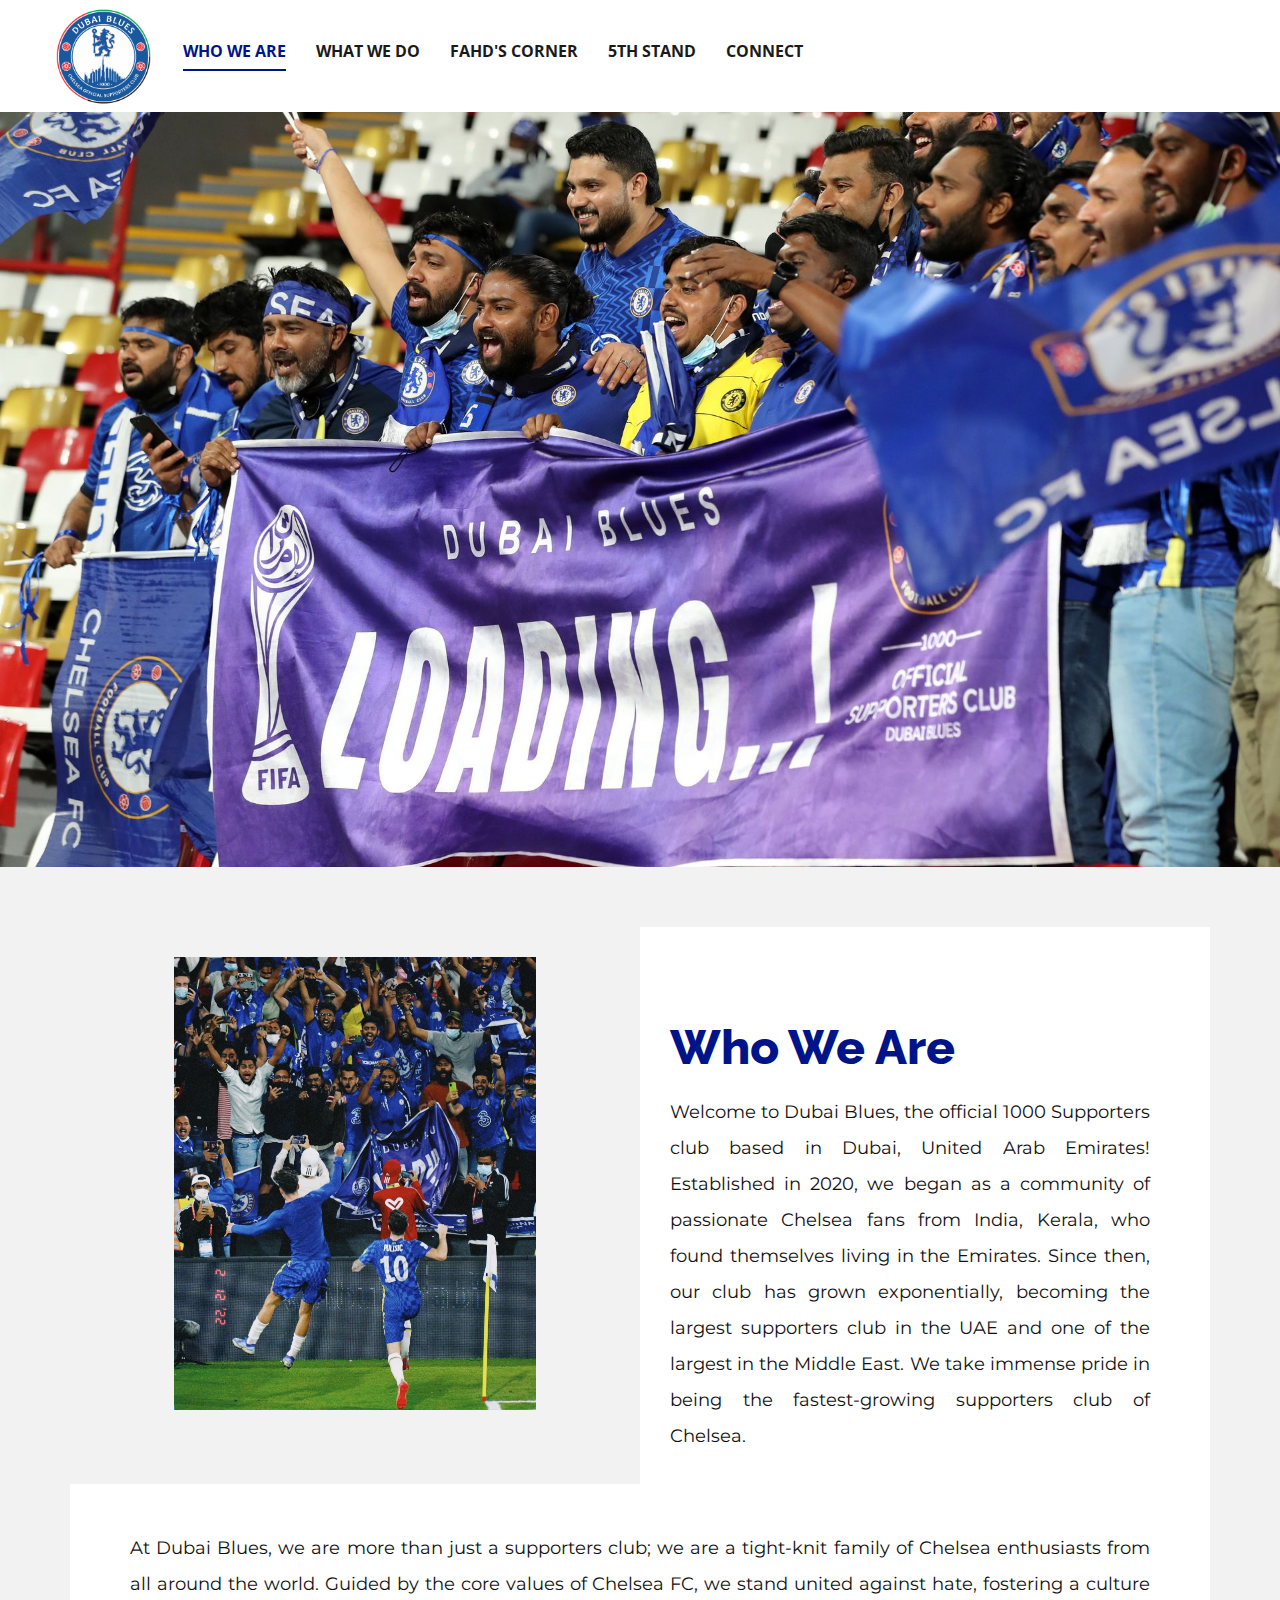
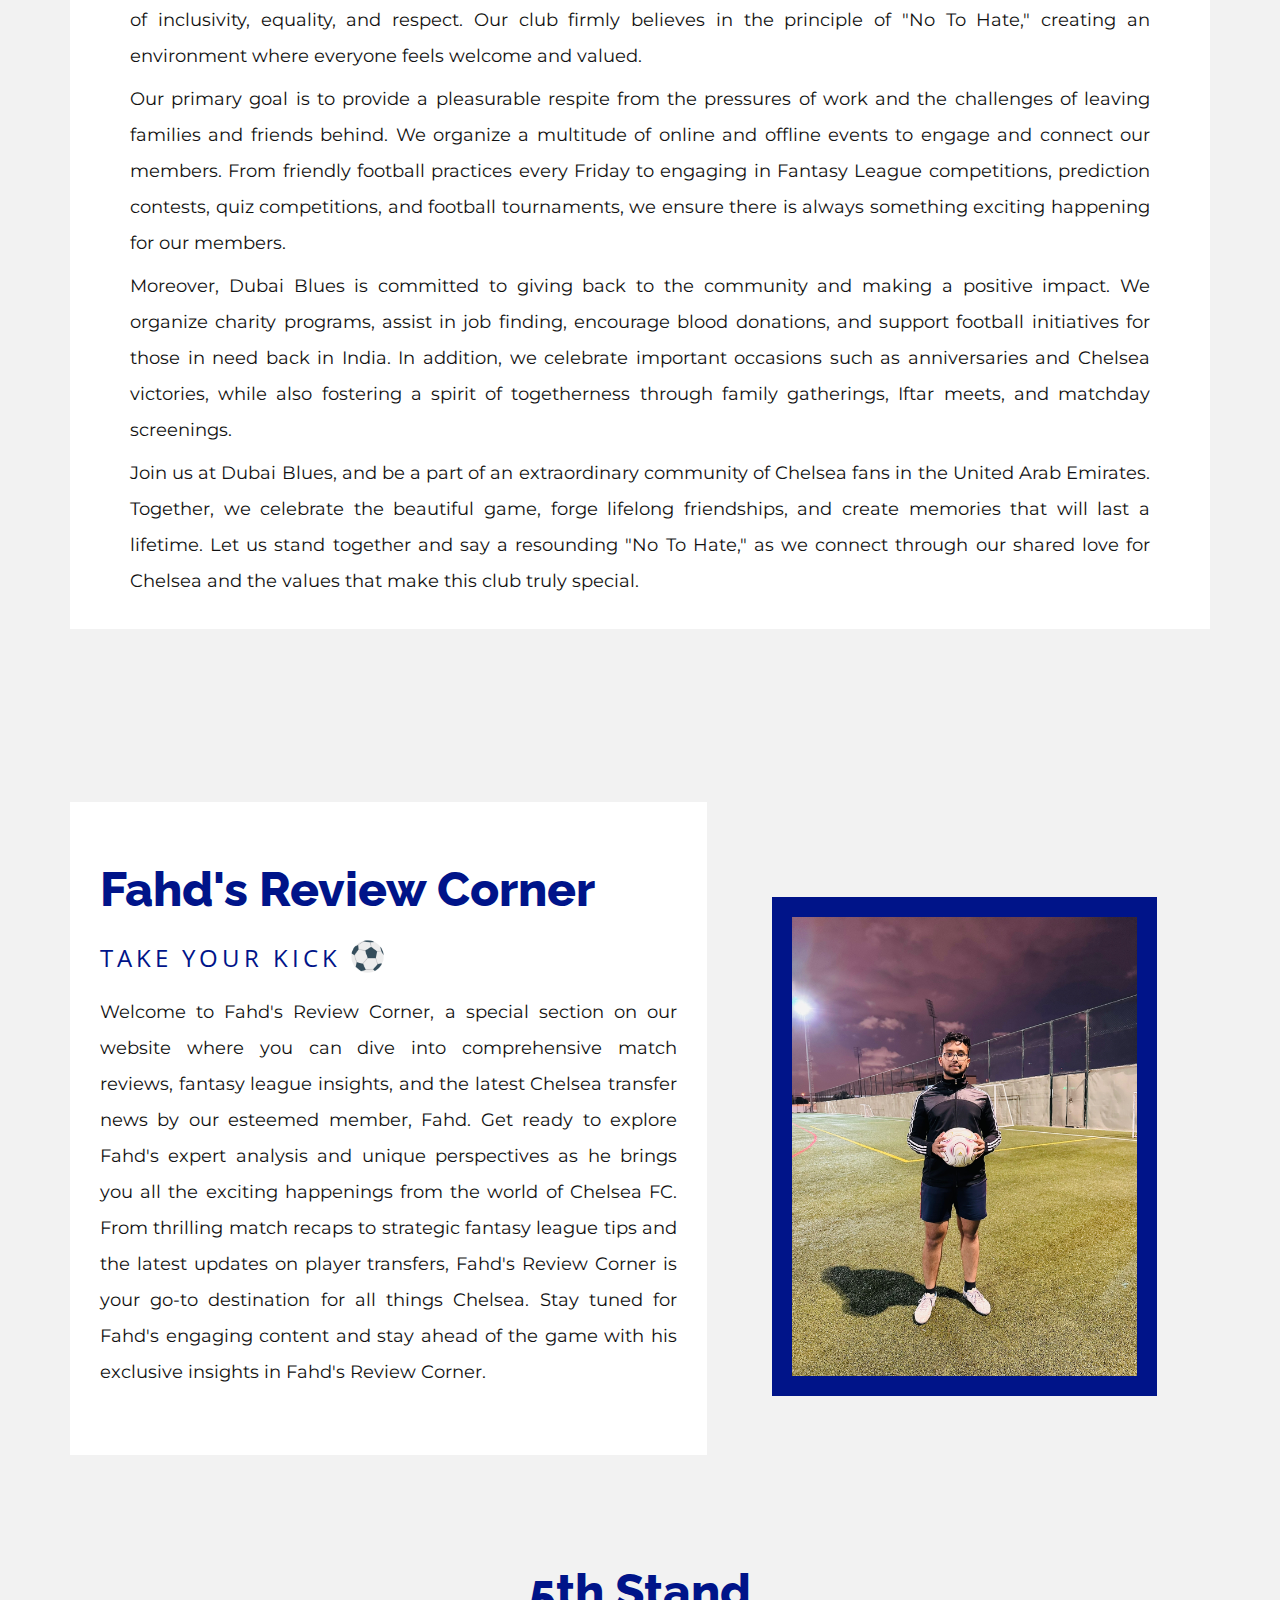
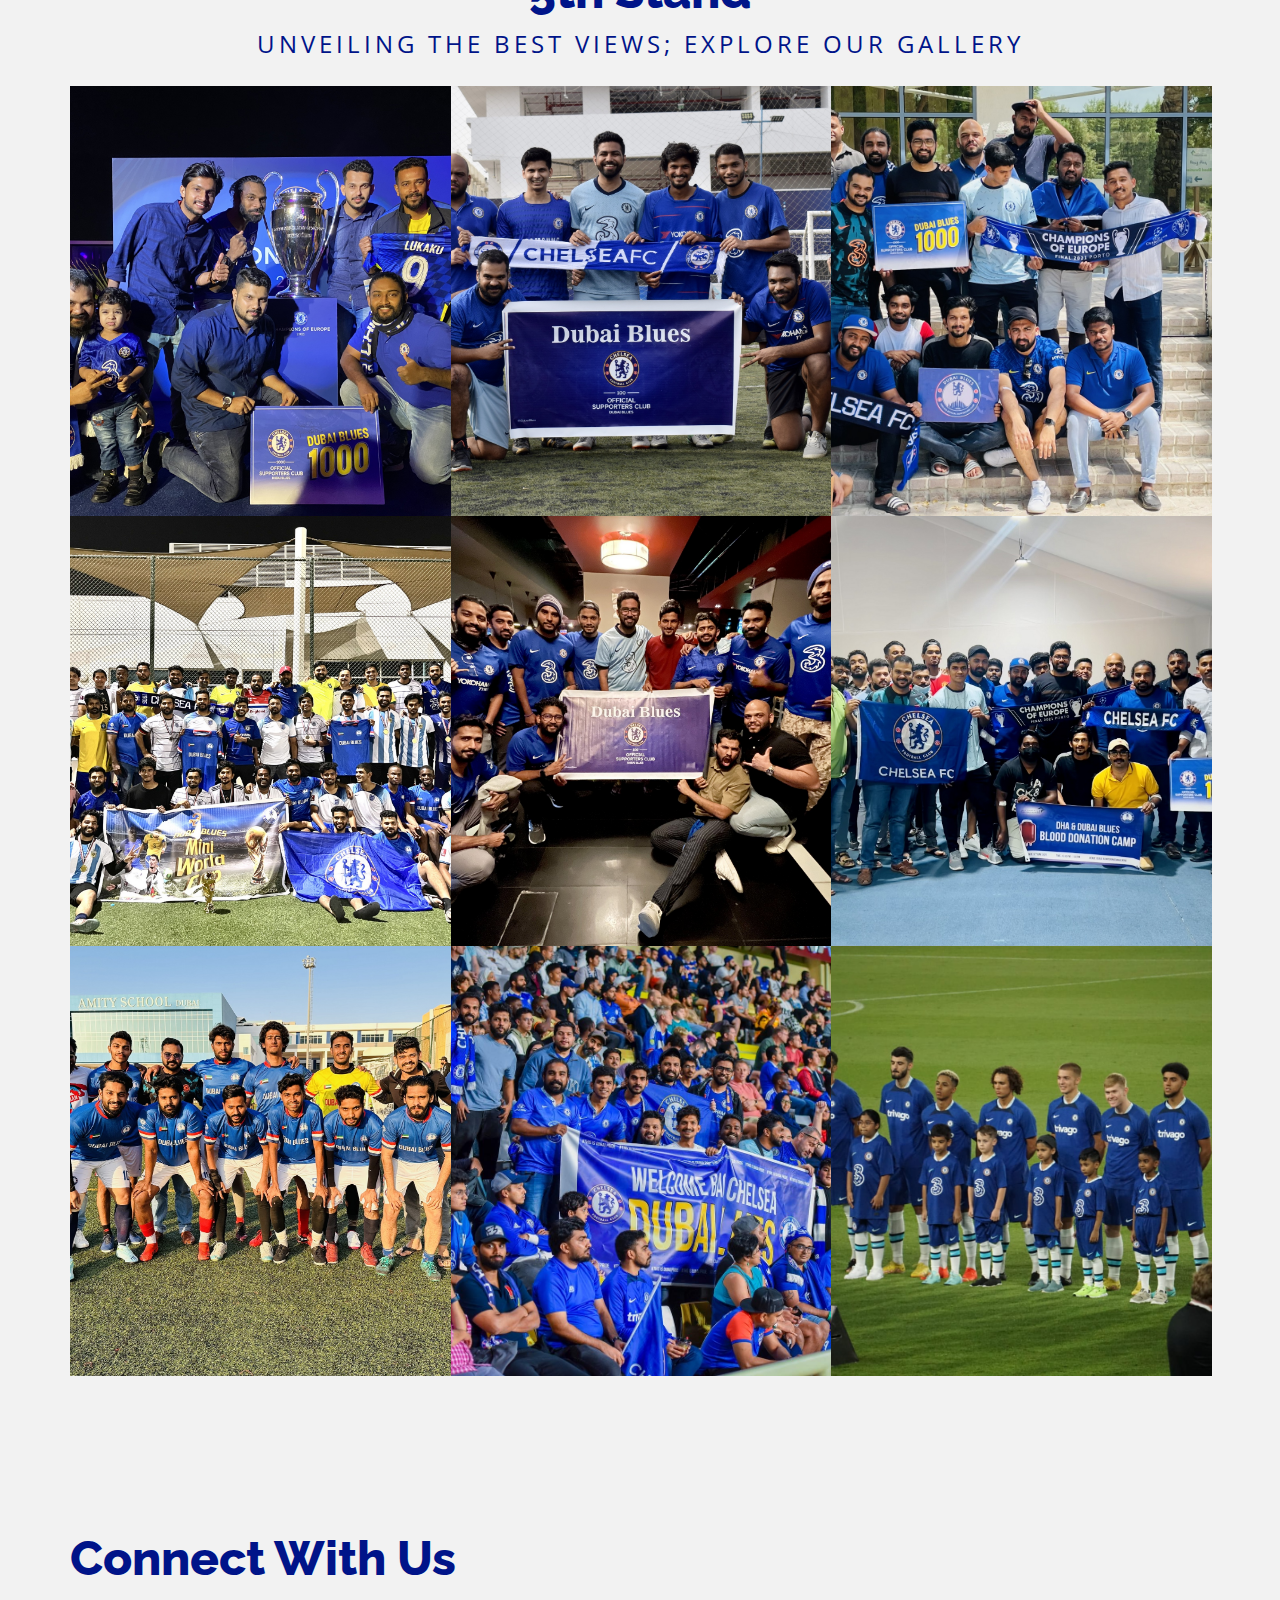
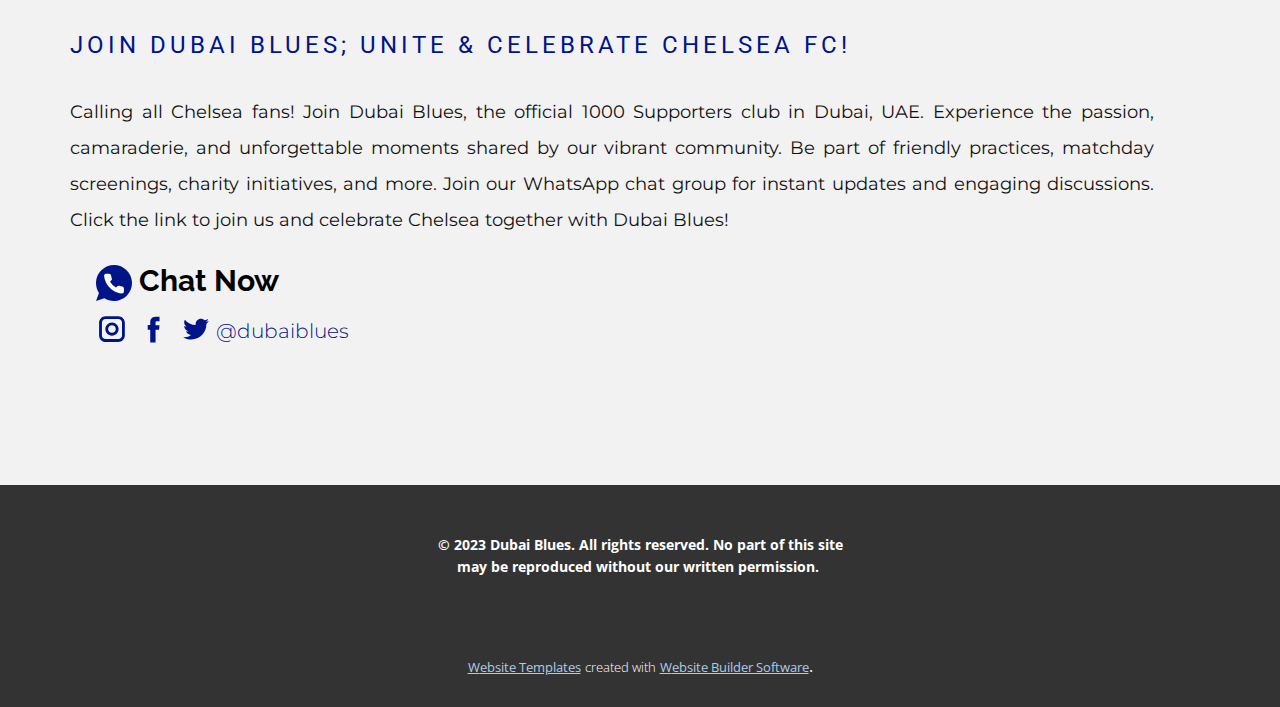
<file: index.html>
<!DOCTYPE html>
<html style="font-size: 16px;" lang="en"><head>
    <meta name="viewport" content="width=device-width, initial-scale=1.0">
    <meta charset="utf-8">
    <meta name="keywords" content="Who We Are, 5th Stand">
    <meta name="description" content="">
    <title>Home</title>
    <link rel="stylesheet" href="nicepage.css" media="screen">
<link rel="stylesheet" href="Home.css" media="screen">
    <script class="u-script" type="text/javascript" src="jquery.js" defer=""></script>
    <script class="u-script" type="text/javascript" src="nicepage.js" defer=""></script>
    <meta name="generator" content="Nicepage 5.13.1, nicepage.com">
    <link id="u-theme-google-font" rel="stylesheet" href="https://fonts.googleapis.com/css?family=Roboto:100,100i,300,300i,400,400i,500,500i,700,700i,900,900i|Open+Sans:300,300i,400,400i,500,500i,600,600i,700,700i,800,800i">
    <link id="u-page-google-font" rel="stylesheet" href="https://fonts.googleapis.com/css?family=Raleway:100,100i,200,200i,300,300i,400,400i,500,500i,600,600i,700,700i,800,800i,900,900i|Montserrat:100,100i,200,200i,300,300i,400,400i,500,500i,600,600i,700,700i,800,800i,900,900i">
    
    
    
    
    
    
    <script type="application/ld+json">{
		"@context": "http://schema.org",
		"@type": "Organization",
		"name": "",
		"logo": "images/default-logo.png"
}</script>
    <meta name="theme-color" content="#478ac9">
    <meta property="og:title" content="Home">
    <meta property="og:type" content="website">
  <meta data-intl-tel-input-cdn-path="intlTelInput/"></head>
  <body data-home-page="Home.html" data-home-page-title="Home" class="u-body u-xl-mode" data-lang="en"><header class="u-clearfix u-header u-header" id="sec-92ef"><div class="u-clearfix u-sheet u-sheet-1">
        <a href="https://dubaiblues.com" class="u-image u-logo u-image-1" data-image-width="547" data-image-height="556" title="dubaiblues">
          <img src="images/default-logo.png" class="u-logo-image u-logo-image-1">
        </a>
        <nav class="u-menu u-menu-one-level u-offcanvas u-menu-1">
          <div class="menu-collapse" style="font-size: 1rem; letter-spacing: 0px; font-weight: 700; text-transform: uppercase;">
            <a class="u-button-style u-custom-active-border-color u-custom-active-color u-custom-border u-custom-border-color u-custom-borders u-custom-hover-border-color u-custom-hover-color u-custom-left-right-menu-spacing u-custom-padding-bottom u-custom-text-active-color u-custom-text-color u-custom-text-hover-color u-custom-top-bottom-menu-spacing u-nav-link u-text-active-palette-1-base u-text-hover-palette-2-base" href="#">
              <svg class="u-svg-link" viewBox="0 0 24 24"><use xmlns:xlink="http://www.w3.org/1999/xlink" xlink:href="#menu-hamburger"></use></svg>
              <svg class="u-svg-content" version="1.1" id="menu-hamburger" viewBox="0 0 16 16" x="0px" y="0px" xmlns:xlink="http://www.w3.org/1999/xlink" xmlns="http://www.w3.org/2000/svg"><g><rect y="1" width="16" height="2"></rect><rect y="7" width="16" height="2"></rect><rect y="13" width="16" height="2"></rect>
</g></svg>
            </a>
          </div>
          <div class="u-custom-menu u-nav-container">
            <ul class="u-nav u-spacing-30 u-unstyled u-nav-1"><li class="u-nav-item"><a class="u-border-2 u-border-active-custom-color-1 u-border-hover-custom-color-1 u-border-no-left u-border-no-right u-border-no-top u-button-style u-nav-link u-text-active-custom-color-1 u-text-grey-90 u-text-hover-custom-color-1" href="Home.html" style="padding: 10px 0px;">Who We Are</a>
</li><li class="u-nav-item"><a class="u-border-2 u-border-active-custom-color-1 u-border-hover-custom-color-1 u-border-no-left u-border-no-right u-border-no-top u-button-style u-nav-link u-text-active-custom-color-1 u-text-grey-90 u-text-hover-custom-color-1" href="whatwedo.html" style="padding: 10px 0px;">What we do</a>
</li><li class="u-nav-item"><a class="u-border-2 u-border-active-custom-color-1 u-border-hover-custom-color-1 u-border-no-left u-border-no-right u-border-no-top u-button-style u-nav-link u-text-active-custom-color-1 u-text-grey-90 u-text-hover-custom-color-1" href="Home.html#carousel_30e5" style="padding: 10px 0px;">Fahd's Corner</a>
</li><li class="u-nav-item"><a class="u-border-2 u-border-active-custom-color-1 u-border-hover-custom-color-1 u-border-no-left u-border-no-right u-border-no-top u-button-style u-nav-link u-text-active-custom-color-1 u-text-grey-90 u-text-hover-custom-color-1" href="Home.html#carousel_f237" style="padding: 10px 0px;">5th Stand</a>
</li><li class="u-nav-item"><a class="u-border-2 u-border-active-custom-color-1 u-border-hover-custom-color-1 u-border-no-left u-border-no-right u-border-no-top u-button-style u-nav-link u-text-active-custom-color-1 u-text-grey-90 u-text-hover-custom-color-1" href="Home.html#carousel_03e1" style="padding: 10px 0px;">Connect</a>
</li></ul>
          </div>
          <div class="u-custom-menu u-nav-container-collapse">
            <div class="u-black u-container-style u-inner-container-layout u-opacity u-opacity-95 u-sidenav">
              <div class="u-inner-container-layout u-sidenav-overflow">
                <div class="u-menu-close"></div>
                <ul class="u-align-center u-nav u-popupmenu-items u-unstyled u-nav-2"><li class="u-nav-item"><a class="u-button-style u-nav-link" href="Home.html">Who We Are</a>
</li><li class="u-nav-item"><a class="u-button-style u-nav-link" href="whatwedo.html">What we do</a>
</li><li class="u-nav-item"><a class="u-button-style u-nav-link" href="Home.html#carousel_30e5">Fahd's Corner</a>
</li><li class="u-nav-item"><a class="u-button-style u-nav-link" href="Home.html#carousel_f237">5th Stand</a>
</li><li class="u-nav-item"><a class="u-button-style u-nav-link" href="Home.html#carousel_03e1">Connect</a>
</li></ul>
              </div>
            </div>
            <div class="u-black u-menu-overlay u-opacity u-opacity-70"></div>
          </div>
        </nav>
      </div></header>
    <section class="u-align-center u-clearfix u-image u-section-1" id="carousel_4433" data-image-width="5331" data-image-height="3489">
      <div class="u-clearfix u-sheet u-sheet-1"></div>
    </section>
    <section class="u-clearfix u-grey-5 u-section-2" id="carousel_a919">
      <div class="u-clearfix u-sheet u-sheet-1">
        <div class="u-clearfix u-expanded-width u-layout-wrap u-layout-wrap-1">
          <div class="u-layout">
            <div class="u-layout-col">
              <div class="u-size-30">
                <div class="u-layout-row">
                  <div class="u-align-center u-container-style u-layout-cell u-size-30 u-layout-cell-1">
                    <div class="u-container-layout u-valign-top-lg u-valign-top-xl u-container-layout-1">
                      <img class="u-expanded-width-md u-expanded-width-sm u-expanded-width-xs u-image u-image-default u-image-1" src="images/pexels-photo-2120114.JPG" alt="" data-image-width="1440" data-image-height="1800">
                    </div>
                  </div>
                  <div class="u-container-style u-layout-cell u-size-30 u-white u-layout-cell-2">
                    <div class="u-container-layout u-container-layout-2">
                      <h2 class="u-custom-font u-font-raleway u-text u-text-default u-text-1">Who We Are</h2>
                      <p class="u-align-justify u-custom-font u-font-montserrat u-text u-text-2"> Welcome to Dubai Blues, the official 1000 Supporters club based in Dubai, United Arab Emirates! Established in 2020, we began as a community of passionate Chelsea fans from India, Kerala, who found themselves living in the Emirates. Since then, our club has grown exponentially, becoming the largest supporters club in the UAE and one of the largest in the Middle East. We take immense pride in being the fastest-growing supporters club of Chelsea.</p>
                    </div>
                  </div>
                </div>
              </div>
              <div class="u-size-30">
                <div class="u-layout-row">
                  <div class="u-align-justify u-container-style u-layout-cell u-size-60 u-white u-layout-cell-3">
                    <div class="u-container-layout u-valign-middle-lg u-valign-middle-md u-valign-middle-sm u-valign-middle-xl u-container-layout-3">
                      <p class="u-align-justify u-custom-font u-font-montserrat u-text u-text-3" data-animation-name="" data-animation-duration="0" data-animation-delay="0" data-animation-direction=""> At Dubai Blues, we are more than just a supporters club; we are a tight-knit family of Chelsea enthusiasts from all around the world. Guided by the core values of Chelsea FC, we stand united against hate, fostering a culture of inclusivity, equality, and respect. Our club firmly believes in the principle of "No To Hate," creating an environment where everyone feels welcome and valued.</p>
                      <p class="u-align-justify u-custom-font u-font-montserrat u-text u-text-4" data-animation-name="" data-animation-duration="0" data-animation-delay="0" data-animation-direction=""> Our primary goal is to provide a pleasurable respite from the pressures of work and the challenges of leaving families and friends behind. We organize a multitude of online and offline events to engage and connect our members. From friendly football practices every Friday to engaging in Fantasy League competitions, prediction contests, quiz competitions, and football tournaments, we ensure there is always something exciting happening for our members.</p>
                      <p class="u-align-justify u-custom-font u-font-montserrat u-text u-text-5" data-animation-name="" data-animation-duration="0" data-animation-delay="0" data-animation-direction=""> Moreover, Dubai Blues is committed to giving back to the community and making a positive impact. We organize charity programs, assist in job finding, encourage blood donations, and support football initiatives for those in need back in India. In addition, we celebrate important occasions such as anniversaries and Chelsea victories, while also fostering a spirit of togetherness through family gatherings, Iftar meets, and matchday screenings. </p>
                      <p class="u-align-justify u-custom-font u-font-montserrat u-text u-text-6" data-animation-name="" data-animation-duration="0" data-animation-delay="0" data-animation-direction=""> Join us at Dubai Blues, and be a part of an extraordinary community of Chelsea fans in the United Arab Emirates. Together, we celebrate the beautiful game, forge lifelong friendships, and create memories that will last a lifetime. Let us stand together and say a resounding "No To Hate," as we connect through our shared love for Chelsea and the values that make this club truly special.</p>
                    </div>
                  </div>
                </div>
              </div>
            </div>
          </div>
        </div>
      </div>
    </section>
    <section class="u-align-center u-clearfix u-grey-5 u-section-3" id="carousel_30e5">
      <div class="u-clearfix u-sheet u-sheet-1">
        <div class="u-align-left u-container-style u-expanded-width-md u-expanded-width-sm u-expanded-width-xs u-group u-white u-group-1">
          <div class="u-container-layout u-container-layout-1">
            <h4 class="u-custom-font u-font-raleway u-text u-text-1">Fahd's Review Corner</h4>
            <p class="u-text u-text-custom-color-1 u-text-2" data-animation-name="" data-animation-duration="0" data-animation-delay="0" data-animation-direction="">
              <a href="https://footballreviewsfahd.wixsite.com/chelsea-reviews" class="u-btn u-button-link u-button-style u-text-custom-color-1 u-btn-1" target="_blank">TAKE YOUR KICK</a>&nbsp;
            </p><span class="u-file-icon u-icon u-icon-1" data-href="https://footballreviewsfahd.wixsite.com/chelsea-reviews" data-target="_blank"><img src="images/1800944.png" alt=""></span>
            <p class="u-align-justify u-custom-font u-font-montserrat u-text u-text-3" data-animation-name="" data-animation-duration="0" data-animation-delay="0" data-animation-direction=""> Welcome to Fahd's Review Corner, a special section on our website where you can dive into comprehensive match reviews, fantasy league insights, and the latest Chelsea transfer news by our esteemed member, Fahd. Get ready to explore Fahd's expert analysis and unique perspectives as he brings you all the exciting happenings from the world of Chelsea FC. From thrilling match recaps to strategic fantasy league tips and the latest updates on player transfers, Fahd's Review Corner is your go-to destination for all things Chelsea. Stay tuned for Fahd's engaging content and stay ahead of the game with his exclusive insights in Fahd's Review Corner.<br>
              <br>
            </p>
          </div>
        </div>
        <img class="u-border-20 u-border-custom-color-1 u-expanded-width-xs u-image u-image-contain u-image-default u-image-1" src="images/PHOTO-2023-01-07-12-46-57.jpg" alt="" data-image-width="1200" data-image-height="1600">
      </div>
    </section>
    <section class="u-align-center u-clearfix u-grey-5 u-section-4" id="carousel_f237">
      <div class="u-clearfix u-sheet u-sheet-1">
        <h1 class="u-custom-font u-font-raleway u-text u-text-1">5th Stand</h1>
        <p class="u-text u-text-custom-color-1 u-text-2" data-animation-name="" data-animation-duration="0" data-animation-delay="0" data-animation-direction="">Unveiling The Best Views; Explore Our Gallery</p>
        <div class="u-gallery u-layout-grid u-lightbox u-show-text-on-hover u-gallery-1" id="carousel-6cc7">
          <div class="u-gallery-inner u-gallery-inner-1" role="listbox">
            <div class="u-effect-fade u-effect-hover-zoom u-gallery-item u-gallery-item-1">
              <div class="u-back-slide" data-image-width="4032" data-image-height="3024">
                <img class="u-back-image u-expanded" src="images/IMG_9991.jpg">
              </div>
              <div class="u-align-center u-container-align-left u-over-slide u-shading u-valign-middle u-over-slide-1"></div>
            </div>
            <div class="u-effect-fade u-effect-hover-zoom u-gallery-item u-gallery-item-2">
              <div class="u-back-slide" data-image-width="4943" data-image-height="3446">
                <img class="u-back-image u-expanded" src="images/IMG_3627.jpg">
              </div>
              <div class="u-align-center u-container-align-left u-over-slide u-shading u-valign-middle u-over-slide-2"></div>
            </div>
            <div class="u-effect-fade u-effect-hover-zoom u-gallery-item u-gallery-item-3">
              <div class="u-back-slide" data-image-width="4032" data-image-height="2268">
                <img class="u-back-image u-expanded" src="images/IMG_4694.jpg">
              </div>
              <div class="u-align-center u-container-align-left u-over-slide u-shading u-valign-middle u-over-slide-3"></div>
            </div>
            <div class="u-effect-fade u-effect-hover-zoom u-gallery-item u-gallery-item-4">
              <div class="u-back-slide" data-image-width="4032" data-image-height="3024">
                <img class="u-back-image u-expanded" src="images/IMG_6174.jpg">
              </div>
              <div class="u-align-center u-container-align-left u-over-slide u-shading u-valign-middle u-over-slide-4"></div>
            </div>
            <div class="u-effect-fade u-effect-hover-zoom u-gallery-item u-gallery-item-5">
              <div class="u-back-slide" data-image-width="4032" data-image-height="3024">
                <img class="u-back-image u-expanded" src="images/IMG_0673.jpg">
              </div>
              <div class="u-align-center u-container-align-left u-over-slide u-shading u-valign-middle u-over-slide-5"></div>
            </div>
            <div class="u-effect-fade u-effect-hover-zoom u-gallery-item u-gallery-item-6">
              <div class="u-back-slide" data-image-width="3757" data-image-height="2565">
                <img class="u-back-image u-expanded" src="images/FullSizeRender.jpg">
              </div>
              <div class="u-align-center u-container-align-left u-over-slide u-shading u-valign-middle u-over-slide-6"></div>
            </div>
            <div class="u-effect-fade u-effect-hover-zoom u-gallery-item u-gallery-item-7" data-image-width="3731" data-image-height="2637">
              <div class="u-back-slide">
                <img class="u-back-image u-expanded" src="images/IMG_9967.jpg">
              </div>
              <div class="u-align-center u-container-align-left u-over-slide u-shading u-valign-middle u-over-slide-7"></div>
              <style data-mode="XL"></style>
              <style data-mode="LG"></style>
              <style data-mode="MD"></style>
              <style data-mode="SM"></style>
              <style data-mode="XS"></style>
            </div>
            <div class="u-effect-fade u-effect-hover-zoom u-gallery-item u-gallery-item-8" data-image-width="1440" data-image-height="960">
              <div class="u-back-slide">
                <img class="u-back-image u-expanded" src="images/8F3A5F1C-2B28-402D-BCF9-88C83F036E2E.JPG">
              </div>
              <div class="u-align-center u-container-align-left u-over-slide u-shading u-valign-middle u-over-slide-8"></div>
            </div>
            <div class="u-effect-fade u-effect-hover-zoom u-gallery-item u-gallery-item-9" data-image-width="1600" data-image-height="1069">
              <div class="u-back-slide">
                <img class="u-back-image u-expanded" src="images/179d4263-ed06-4dff-990d-31f168b12e8d.JPG">
              </div>
              <div class="u-align-center u-container-align-left u-over-slide u-shading u-valign-middle u-over-slide-9"></div>
            </div>
          </div>
        </div>
      </div>
    </section>
    <section class="u-clearfix u-grey-5 u-section-5" id="carousel_03e1">
      <div class="u-clearfix u-sheet u-valign-middle-xs u-sheet-1">
        <div class="u-clearfix u-expanded-width u-layout-wrap u-layout-wrap-1">
          <div class="u-gutter-0 u-layout">
            <div class="u-layout-row">
              <div class="u-container-style u-layout-cell u-size-60 u-layout-cell-1">
                <div class="u-container-layout u-container-layout-1">
                  <p class="u-custom-font u-font-raleway u-text u-text-custom-color-1 u-text-default u-text-1"> Connect With Us</p>
                  <h3 class="u-text u-text-custom-color-1 u-text-default u-text-2">Join Dubai Blues; Unite &amp; celebrate chelsea fc!</h3>
                  <p class="u-align-justify u-custom-font u-font-montserrat u-text u-text-3" data-animation-name="" data-animation-duration="0" data-animation-delay="0" data-animation-direction=""> Calling all Chelsea fans! Join Dubai Blues, the official 1000 Supporters club in Dubai, UAE. Experience the passion, camaraderie, and unforgettable moments shared by our vibrant community. Be part of friendly practices, matchday screenings, charity initiatives, and more. Join our WhatsApp chat group for instant updates and engaging discussions. Click the link to join us and celebrate Chelsea together with Dubai Blues!</p>
                  <a href="https://wa.me/971525813697" class="u-btn u-button-style u-custom-font u-font-raleway u-text-black u-text-hover-custom-color-1 u-btn-1" target="_blank"><span class="u-icon u-text-custom-color-1 u-icon-1"><svg class="u-svg-content" viewBox="0 0 512 512" x="0px" y="0px" style="width: 1em; height: 1em;"><path style="fill:currentColor;" d="M256,0C114.617,0,0,114.617,0,256c0,52.03,15.563,100.414,42.231,140.818L0,512l119.128-39.706  C158.72,497.399,205.639,512,256,512c141.383,0,256-114.617,256-256S397.383,0,256,0z"></path><path style="fill:#FFFFFF;" d="M397.233,335.078V377.6c0.062,15.66-12.606,28.398-28.292,28.469c-0.892,0-1.783-0.035-2.675-0.115  c-43.705-4.74-85.689-19.641-122.571-43.52c-34.313-21.76-63.409-50.803-85.222-85.054c-24.002-36.979-38.938-79.086-43.599-122.898  c-1.412-15.59,10.108-29.378,25.732-30.791c0.847-0.062,1.686-0.106,2.534-0.106h42.611c14.257-0.141,26.412,10.293,28.407,24.382  c1.801,13.612,5.138,26.968,9.94,39.83c3.902,10.364,1.404,22.042-6.391,29.908l-18.035,17.999  c20.215,35.487,49.664,64.874,85.221,85.054l18.035-17.999c7.883-7.786,19.588-10.275,29.97-6.382  c12.888,4.802,26.271,8.13,39.91,9.922C387.09,308.312,397.594,320.689,397.233,335.078z"></path></svg></span>&nbsp;Chat Now
                  </a>
                  <div class="u-social-icons u-spacing-10 u-social-icons-1">
                    <a class="u-social-url" title="instagram" target="_blank" href="https://www.instagram.com/dubai.blues/"><span class="u-icon u-social-icon u-social-instagram u-text-custom-color-1"><svg class="u-svg-link" preserveAspectRatio="xMidYMin slice" viewBox="0 0 112 112" style=""><use xmlns:xlink="http://www.w3.org/1999/xlink" xlink:href="#svg-a995"></use></svg><svg class="u-svg-content" viewBox="0 0 112 112" x="0" y="0" id="svg-a995"><path fill="currentColor" d="M55.9,32.9c-12.8,0-23.2,10.4-23.2,23.2s10.4,23.2,23.2,23.2s23.2-10.4,23.2-23.2S68.7,32.9,55.9,32.9z
	 M55.9,69.4c-7.4,0-13.3-6-13.3-13.3c-0.1-7.4,6-13.3,13.3-13.3s13.3,6,13.3,13.3C69.3,63.5,63.3,69.4,55.9,69.4z"></path><path fill="#FFFFFF" d="M79.7,26.8c-3,0-5.4,2.5-5.4,5.4s2.5,5.4,5.4,5.4c3,0,5.4-2.5,5.4-5.4S82.7,26.8,79.7,26.8z"></path><path fill="currentColor" d="M78.2,11H33.5C21,11,10.8,21.3,10.8,33.7v44.7c0,12.6,10.2,22.8,22.7,22.8h44.7c12.6,0,22.7-10.2,22.7-22.7
	V33.7C100.8,21.1,90.6,11,78.2,11z M91,78.4c0,7.1-5.8,12.8-12.8,12.8H33.5c-7.1,0-12.8-5.8-12.8-12.8V33.7
	c0-7.1,5.8-12.8,12.8-12.8h44.7c7.1,0,12.8,5.8,12.8,12.8V78.4z"></path></svg></span>
                    </a>
                    <a class="u-social-url" title="facebook" target="_blank" href="https://www.facebook.com/Bluesdubai/"><span class="u-icon u-social-facebook u-social-icon u-text-custom-color-1"><svg class="u-svg-link" preserveAspectRatio="xMidYMin slice" viewBox="0 0 112 112" style=""><use xmlns:xlink="http://www.w3.org/1999/xlink" xlink:href="#svg-9dfc"></use></svg><svg class="u-svg-content" viewBox="0 0 112 112" x="0" y="0" id="svg-9dfc"><path fill="currentColor" d="M75.5,28.8H65.4c-1.5,0-4,0.9-4,4.3v9.4h13.9l-1.5,15.8H61.4v45.1H42.8V58.3h-8.8V42.4h8.8V32.2
c0-7.4,3.4-18.8,18.8-18.8h13.8v15.4H75.5z"></path></svg></span>
                    </a>
                    <a class="u-social-url" title="twitter" target="_blank" href="https://twitter.com/dubai_blues"><span class="u-icon u-social-icon u-social-twitter u-text-custom-color-1"><svg class="u-svg-link" preserveAspectRatio="xMidYMin slice" viewBox="0 0 112 112" style=""><use xmlns:xlink="http://www.w3.org/1999/xlink" xlink:href="#svg-e1ee"></use></svg><svg class="u-svg-content" viewBox="0 0 112 112" x="0" y="0" id="svg-e1ee"><path fill="currentColor" d="M92.2,38.2c0,0.8,0,1.6,0,2.3c0,24.3-18.6,52.4-52.6,52.4c-10.6,0.1-20.2-2.9-28.5-8.2
	c1.4,0.2,2.9,0.2,4.4,0.2c8.7,0,16.7-2.9,23-7.9c-8.1-0.2-14.9-5.5-17.3-12.8c1.1,0.2,2.4,0.2,3.4,0.2c1.6,0,3.3-0.2,4.8-0.7
	c-8.4-1.6-14.9-9.2-14.9-18c0-0.2,0-0.2,0-0.2c2.5,1.4,5.4,2.2,8.4,2.3c-5-3.3-8.3-8.9-8.3-15.4c0-3.4,1-6.5,2.5-9.2
	c9.1,11.1,22.7,18.5,38,19.2c-0.2-1.4-0.4-2.8-0.4-4.3c0.1-10,8.3-18.2,18.5-18.2c5.4,0,10.1,2.2,13.5,5.7c4.3-0.8,8.1-2.3,11.7-4.5
	c-1.4,4.3-4.3,7.9-8.1,10.1c3.7-0.4,7.3-1.4,10.6-2.9C98.9,32.3,95.7,35.5,92.2,38.2z"></path></svg></span>
                    </a>
                  </div>
                  <p class="u-custom-font u-font-montserrat u-text u-text-custom-color-1 u-text-4">@dubaiblues</p>
                </div>
              </div>
            </div>
          </div>
        </div>
      </div>
    </section>
    
    
    <footer class="u-align-center u-clearfix u-footer u-grey-80 u-footer" id="sec-0a3b"><div class="u-clearfix u-sheet u-sheet-1">
        <p class="u-small-text u-text u-text-variant u-text-1"><b>© 2023 Dubai Blues. All rights reserved. No part of this site may be reproduced without our written permission.&nbsp;</b>
        </p>
      </div></footer>
    <section class="u-backlink u-clearfix u-grey-80">
      <a class="u-link" href="https://nicepage.com/website-templates" target="_blank">
        <span>Website Templates</span>
      </a>
      <p class="u-text">
        <span>created with</span>
      </p>
      <a class="u-link" href="" target="_blank">
        <span>Website Builder Software</span>
      </a>. 
    </section>
  
</body></html>
</file>
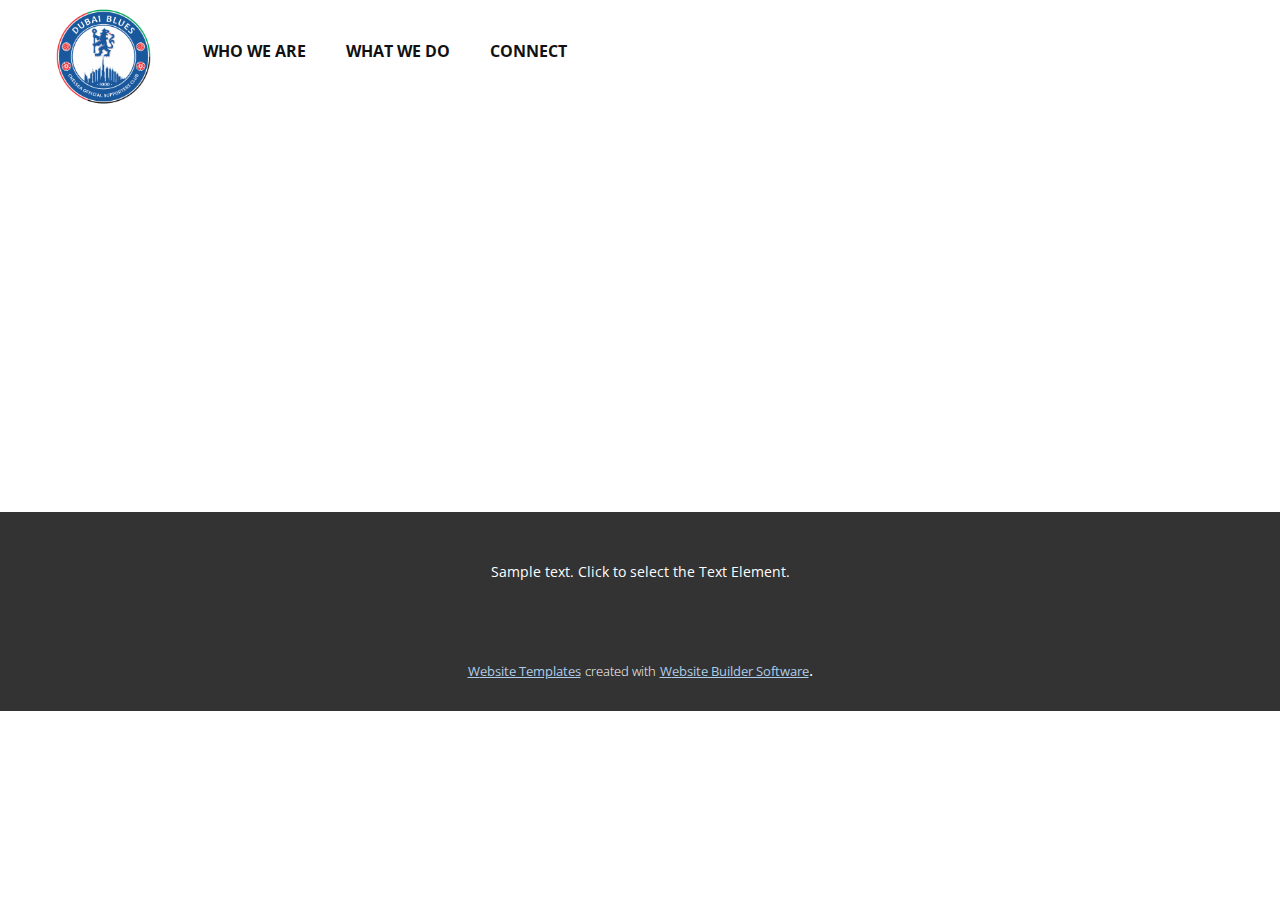
<file: About.html>
<!DOCTYPE html>
<html style="font-size: 16px;" lang="en"><head>
    <meta name="viewport" content="width=device-width, initial-scale=1.0">
    <meta charset="utf-8">
    <meta name="keywords" content="">
    <meta name="description" content="">
    <title>About</title>
    <link rel="stylesheet" href="nicepage.css" media="screen">
<link rel="stylesheet" href="About.css" media="screen">
    <script class="u-script" type="text/javascript" src="jquery.js" defer=""></script>
    <script class="u-script" type="text/javascript" src="nicepage.js" defer=""></script>
    <meta name="generator" content="Nicepage 5.13.1, nicepage.com">
    <link id="u-theme-google-font" rel="stylesheet" href="https://fonts.googleapis.com/css?family=Roboto:100,100i,300,300i,400,400i,500,500i,700,700i,900,900i|Open+Sans:300,300i,400,400i,500,500i,600,600i,700,700i,800,800i">
    
    
    <script type="application/ld+json">{
		"@context": "http://schema.org",
		"@type": "Organization",
		"name": "",
		"logo": "images/default-logo.png"
}</script>
    <meta name="theme-color" content="#478ac9">
    <meta property="og:title" content="About">
    <meta property="og:type" content="website">
  <meta data-intl-tel-input-cdn-path="intlTelInput/"></head>
  <body class="u-body u-xl-mode" data-lang="en"><header class="u-clearfix u-header u-header" id="sec-92ef"><div class="u-clearfix u-sheet u-sheet-1">
        <a href="https://nicepage.com" class="u-image u-logo u-image-1" data-image-width="547" data-image-height="556">
          <img src="images/default-logo.png" class="u-logo-image u-logo-image-1">
        </a>
        <nav class="u-menu u-menu-one-level u-offcanvas u-menu-1">
          <div class="menu-collapse" style="font-size: 1rem; letter-spacing: 0px;">
            <a class="u-button-style u-custom-left-right-menu-spacing u-custom-padding-bottom u-custom-top-bottom-menu-spacing u-nav-link u-text-active-palette-1-base u-text-hover-palette-2-base" href="#">
              <svg class="u-svg-link" viewBox="0 0 24 24"><use xmlns:xlink="http://www.w3.org/1999/xlink" xlink:href="#menu-hamburger"></use></svg>
              <svg class="u-svg-content" version="1.1" id="menu-hamburger" viewBox="0 0 16 16" x="0px" y="0px" xmlns:xlink="http://www.w3.org/1999/xlink" xmlns="http://www.w3.org/2000/svg"><g><rect y="1" width="16" height="2"></rect><rect y="7" width="16" height="2"></rect><rect y="13" width="16" height="2"></rect>
</g></svg>
            </a>
          </div>
          <div class="u-custom-menu u-nav-container">
            <ul class="u-nav u-unstyled u-nav-1"><li class="u-nav-item"><a class="u-button-style u-nav-link u-text-active-palette-1-base u-text-hover-palette-2-base" href="Home.html" style="padding: 10px 20px;">Who We Are</a>
</li><li class="u-nav-item"><a class="u-button-style u-nav-link u-text-active-palette-1-base u-text-hover-palette-2-base" href="whatwedo.html" style="padding: 10px 20px;">What we do</a>
</li><li class="u-nav-item"><a class="u-button-style u-nav-link u-text-active-palette-1-base u-text-hover-palette-2-base" href="Home.html#carousel_03e1" style="padding: 10px 20px;">Connect</a>
</li></ul>
          </div>
          <div class="u-custom-menu u-nav-container-collapse">
            <div class="u-black u-container-style u-inner-container-layout u-opacity u-opacity-95 u-sidenav">
              <div class="u-inner-container-layout u-sidenav-overflow">
                <div class="u-menu-close"></div>
                <ul class="u-align-center u-nav u-popupmenu-items u-unstyled u-nav-2"><li class="u-nav-item"><a class="u-button-style u-nav-link" href="Home.html">Who We Are</a>
</li><li class="u-nav-item"><a class="u-button-style u-nav-link" href="whatwedo.html">What we do</a>
</li><li class="u-nav-item"><a class="u-button-style u-nav-link" href="Home.html#carousel_03e1">Connect</a>
</li></ul>
              </div>
            </div>
            <div class="u-black u-menu-overlay u-opacity u-opacity-70"></div>
          </div>
        </nav>
      </div></header>
    <section class="u-clearfix u-section-1" id="sec-f450">
      <div class="u-clearfix u-sheet u-sheet-1"></div>
    </section>
    
    
    <footer class="u-align-center u-clearfix u-footer u-grey-80 u-footer" id="sec-0a3b"><div class="u-clearfix u-sheet u-sheet-1">
        <p class="u-small-text u-text u-text-variant u-text-1">Sample text. Click to select the Text Element.</p>
      </div></footer>
    <section class="u-backlink u-clearfix u-grey-80">
      <a class="u-link" href="https://nicepage.com/website-templates" target="_blank">
        <span>Website Templates</span>
      </a>
      <p class="u-text">
        <span>created with</span>
      </p>
      <a class="u-link" href="" target="_blank">
        <span>Website Builder Software</span>
      </a>. 
    </section>
  
</body></html>
</file>
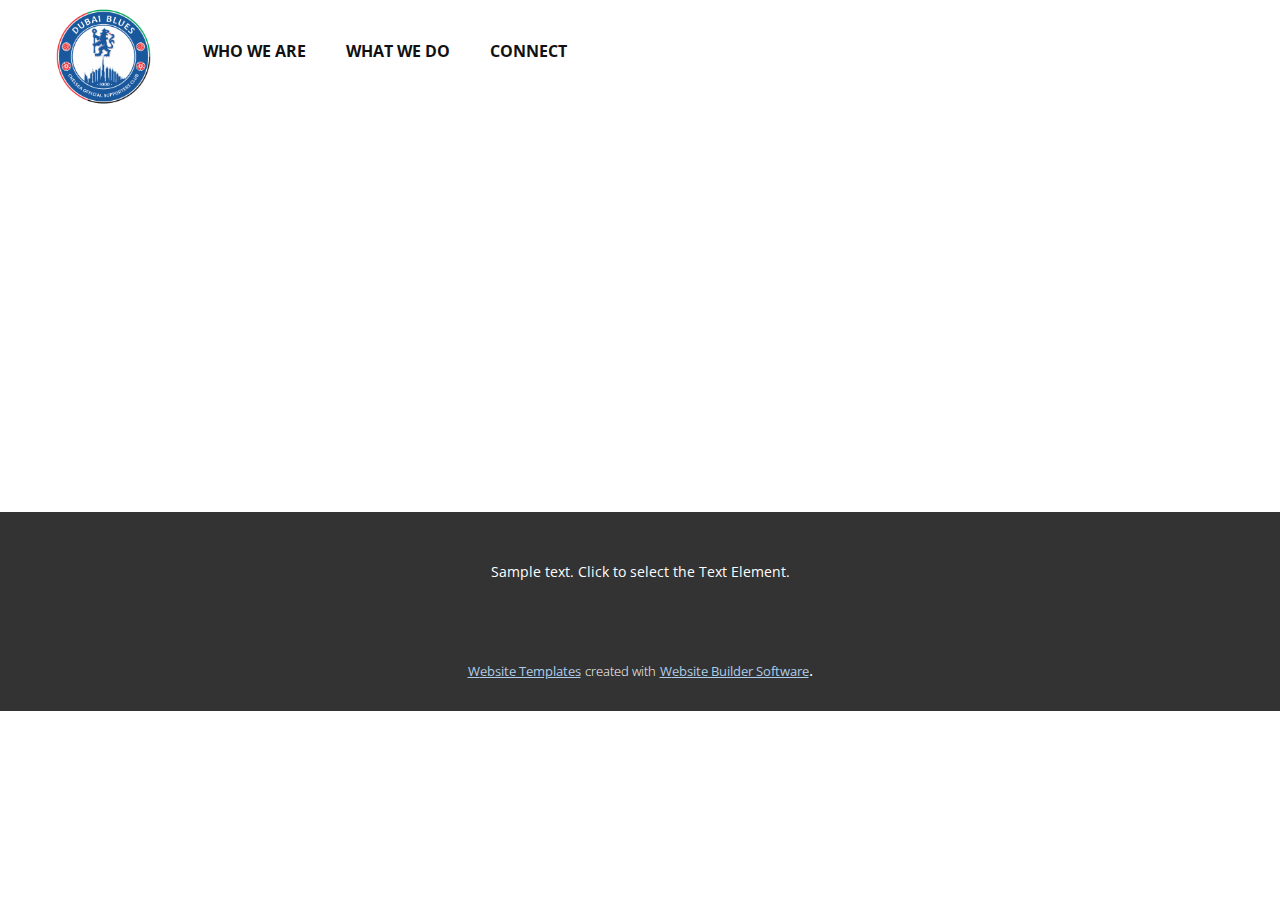
<file: Contact.html>
<!DOCTYPE html>
<html style="font-size: 16px;" lang="en"><head>
    <meta name="viewport" content="width=device-width, initial-scale=1.0">
    <meta charset="utf-8">
    <meta name="keywords" content="">
    <meta name="description" content="">
    <title>Contact</title>
    <link rel="stylesheet" href="nicepage.css" media="screen">
<link rel="stylesheet" href="Contact.css" media="screen">
    <script class="u-script" type="text/javascript" src="jquery.js" defer=""></script>
    <script class="u-script" type="text/javascript" src="nicepage.js" defer=""></script>
    <meta name="generator" content="Nicepage 5.13.1, nicepage.com">
    <link id="u-theme-google-font" rel="stylesheet" href="https://fonts.googleapis.com/css?family=Roboto:100,100i,300,300i,400,400i,500,500i,700,700i,900,900i|Open+Sans:300,300i,400,400i,500,500i,600,600i,700,700i,800,800i">
    
    
    <script type="application/ld+json">{
		"@context": "http://schema.org",
		"@type": "Organization",
		"name": "",
		"logo": "images/default-logo.png"
}</script>
    <meta name="theme-color" content="#478ac9">
    <meta property="og:title" content="Contact">
    <meta property="og:type" content="website">
  <meta data-intl-tel-input-cdn-path="intlTelInput/"></head>
  <body class="u-body u-xl-mode" data-lang="en"><header class="u-clearfix u-header u-header" id="sec-92ef"><div class="u-clearfix u-sheet u-sheet-1">
        <a href="https://nicepage.com" class="u-image u-logo u-image-1" data-image-width="547" data-image-height="556">
          <img src="images/default-logo.png" class="u-logo-image u-logo-image-1">
        </a>
        <nav class="u-menu u-menu-one-level u-offcanvas u-menu-1">
          <div class="menu-collapse" style="font-size: 1rem; letter-spacing: 0px;">
            <a class="u-button-style u-custom-left-right-menu-spacing u-custom-padding-bottom u-custom-top-bottom-menu-spacing u-nav-link u-text-active-palette-1-base u-text-hover-palette-2-base" href="#">
              <svg class="u-svg-link" viewBox="0 0 24 24"><use xmlns:xlink="http://www.w3.org/1999/xlink" xlink:href="#menu-hamburger"></use></svg>
              <svg class="u-svg-content" version="1.1" id="menu-hamburger" viewBox="0 0 16 16" x="0px" y="0px" xmlns:xlink="http://www.w3.org/1999/xlink" xmlns="http://www.w3.org/2000/svg"><g><rect y="1" width="16" height="2"></rect><rect y="7" width="16" height="2"></rect><rect y="13" width="16" height="2"></rect>
</g></svg>
            </a>
          </div>
          <div class="u-custom-menu u-nav-container">
            <ul class="u-nav u-unstyled u-nav-1"><li class="u-nav-item"><a class="u-button-style u-nav-link u-text-active-palette-1-base u-text-hover-palette-2-base" href="Home.html" style="padding: 10px 20px;">Who We Are</a>
</li><li class="u-nav-item"><a class="u-button-style u-nav-link u-text-active-palette-1-base u-text-hover-palette-2-base" href="whatwedo.html" style="padding: 10px 20px;">What we do</a>
</li><li class="u-nav-item"><a class="u-button-style u-nav-link u-text-active-palette-1-base u-text-hover-palette-2-base" href="Home.html#carousel_03e1" style="padding: 10px 20px;">Connect</a>
</li></ul>
          </div>
          <div class="u-custom-menu u-nav-container-collapse">
            <div class="u-black u-container-style u-inner-container-layout u-opacity u-opacity-95 u-sidenav">
              <div class="u-inner-container-layout u-sidenav-overflow">
                <div class="u-menu-close"></div>
                <ul class="u-align-center u-nav u-popupmenu-items u-unstyled u-nav-2"><li class="u-nav-item"><a class="u-button-style u-nav-link" href="Home.html">Who We Are</a>
</li><li class="u-nav-item"><a class="u-button-style u-nav-link" href="whatwedo.html">What we do</a>
</li><li class="u-nav-item"><a class="u-button-style u-nav-link" href="Home.html#carousel_03e1">Connect</a>
</li></ul>
              </div>
            </div>
            <div class="u-black u-menu-overlay u-opacity u-opacity-70"></div>
          </div>
        </nav>
      </div></header>
    <section class="u-clearfix u-section-1" id="sec-a147">
      <div class="u-clearfix u-sheet u-sheet-1"></div>
    </section>
    
    
    <footer class="u-align-center u-clearfix u-footer u-grey-80 u-footer" id="sec-0a3b"><div class="u-clearfix u-sheet u-sheet-1">
        <p class="u-small-text u-text u-text-variant u-text-1">Sample text. Click to select the Text Element.</p>
      </div></footer>
    <section class="u-backlink u-clearfix u-grey-80">
      <a class="u-link" href="https://nicepage.com/website-templates" target="_blank">
        <span>Website Templates</span>
      </a>
      <p class="u-text">
        <span>created with</span>
      </p>
      <a class="u-link" href="" target="_blank">
        <span>Website Builder Software</span>
      </a>. 
    </section>
  
</body></html>
</file>
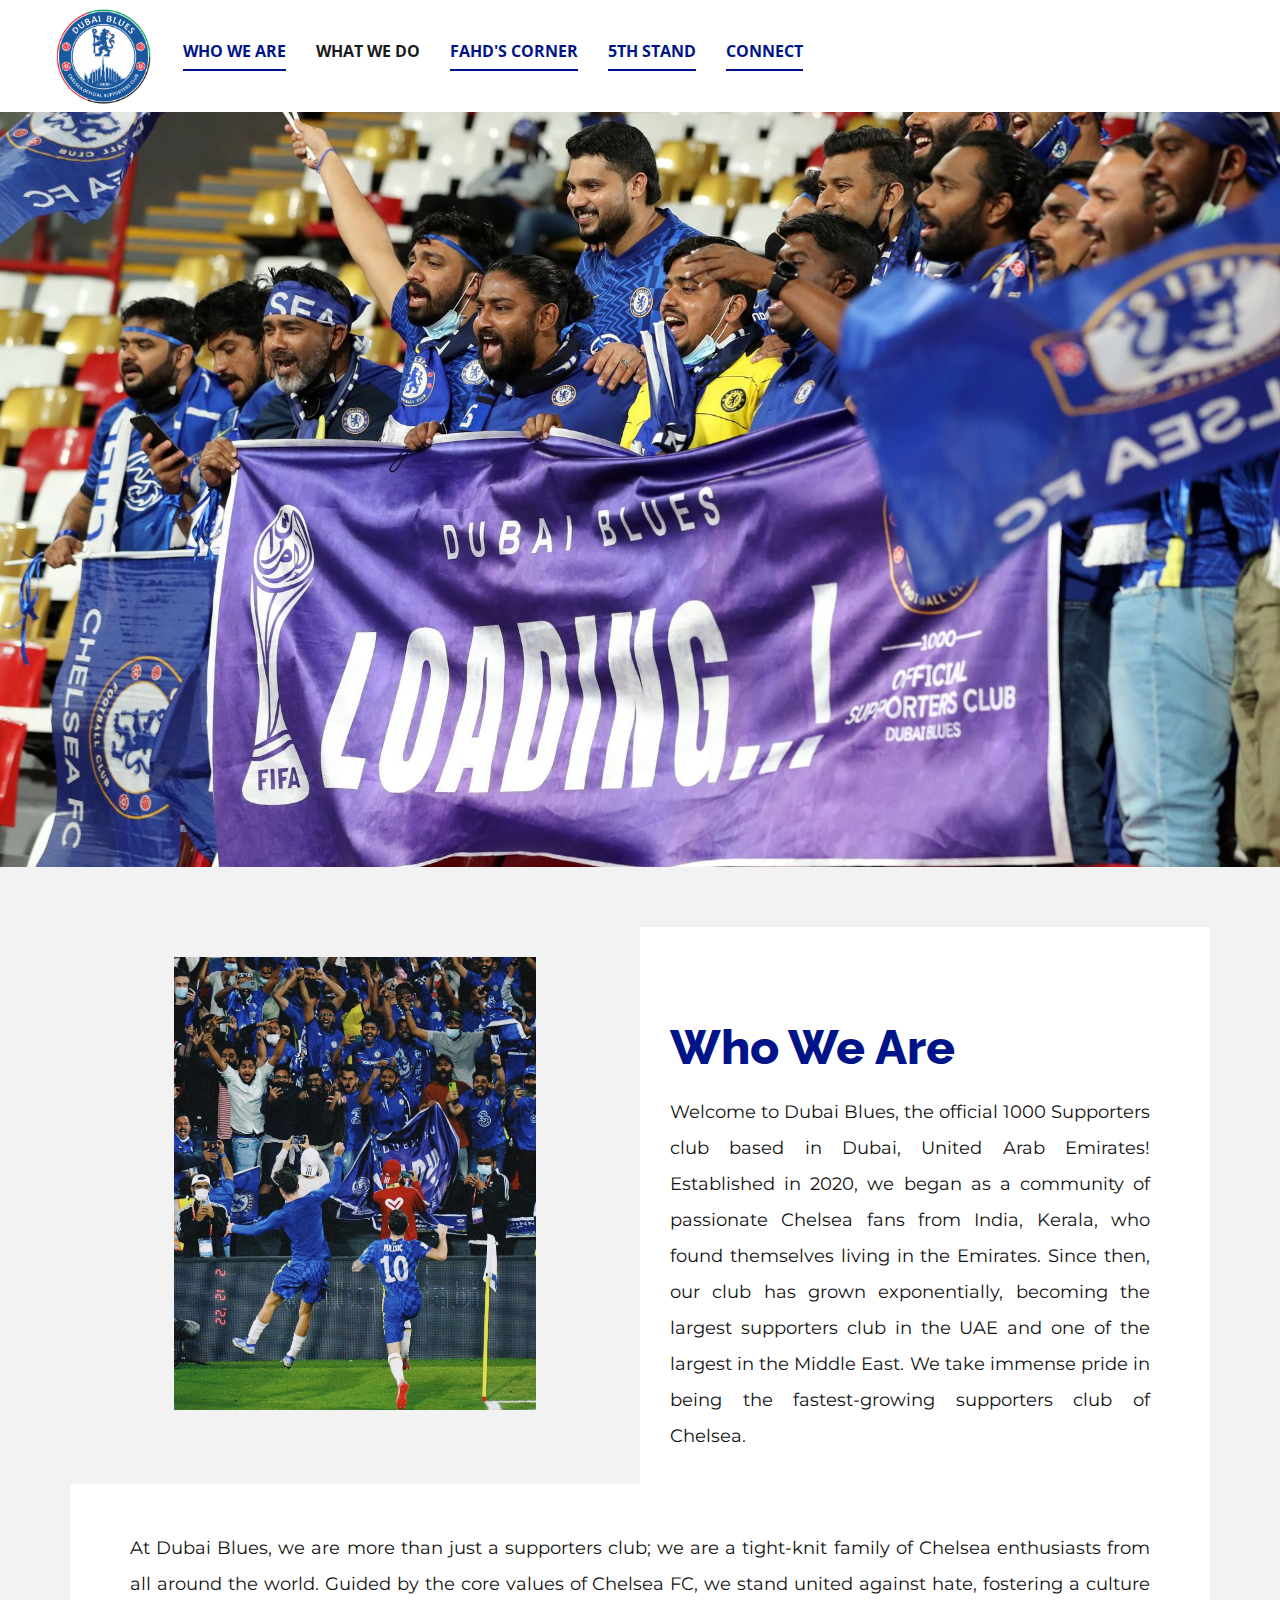
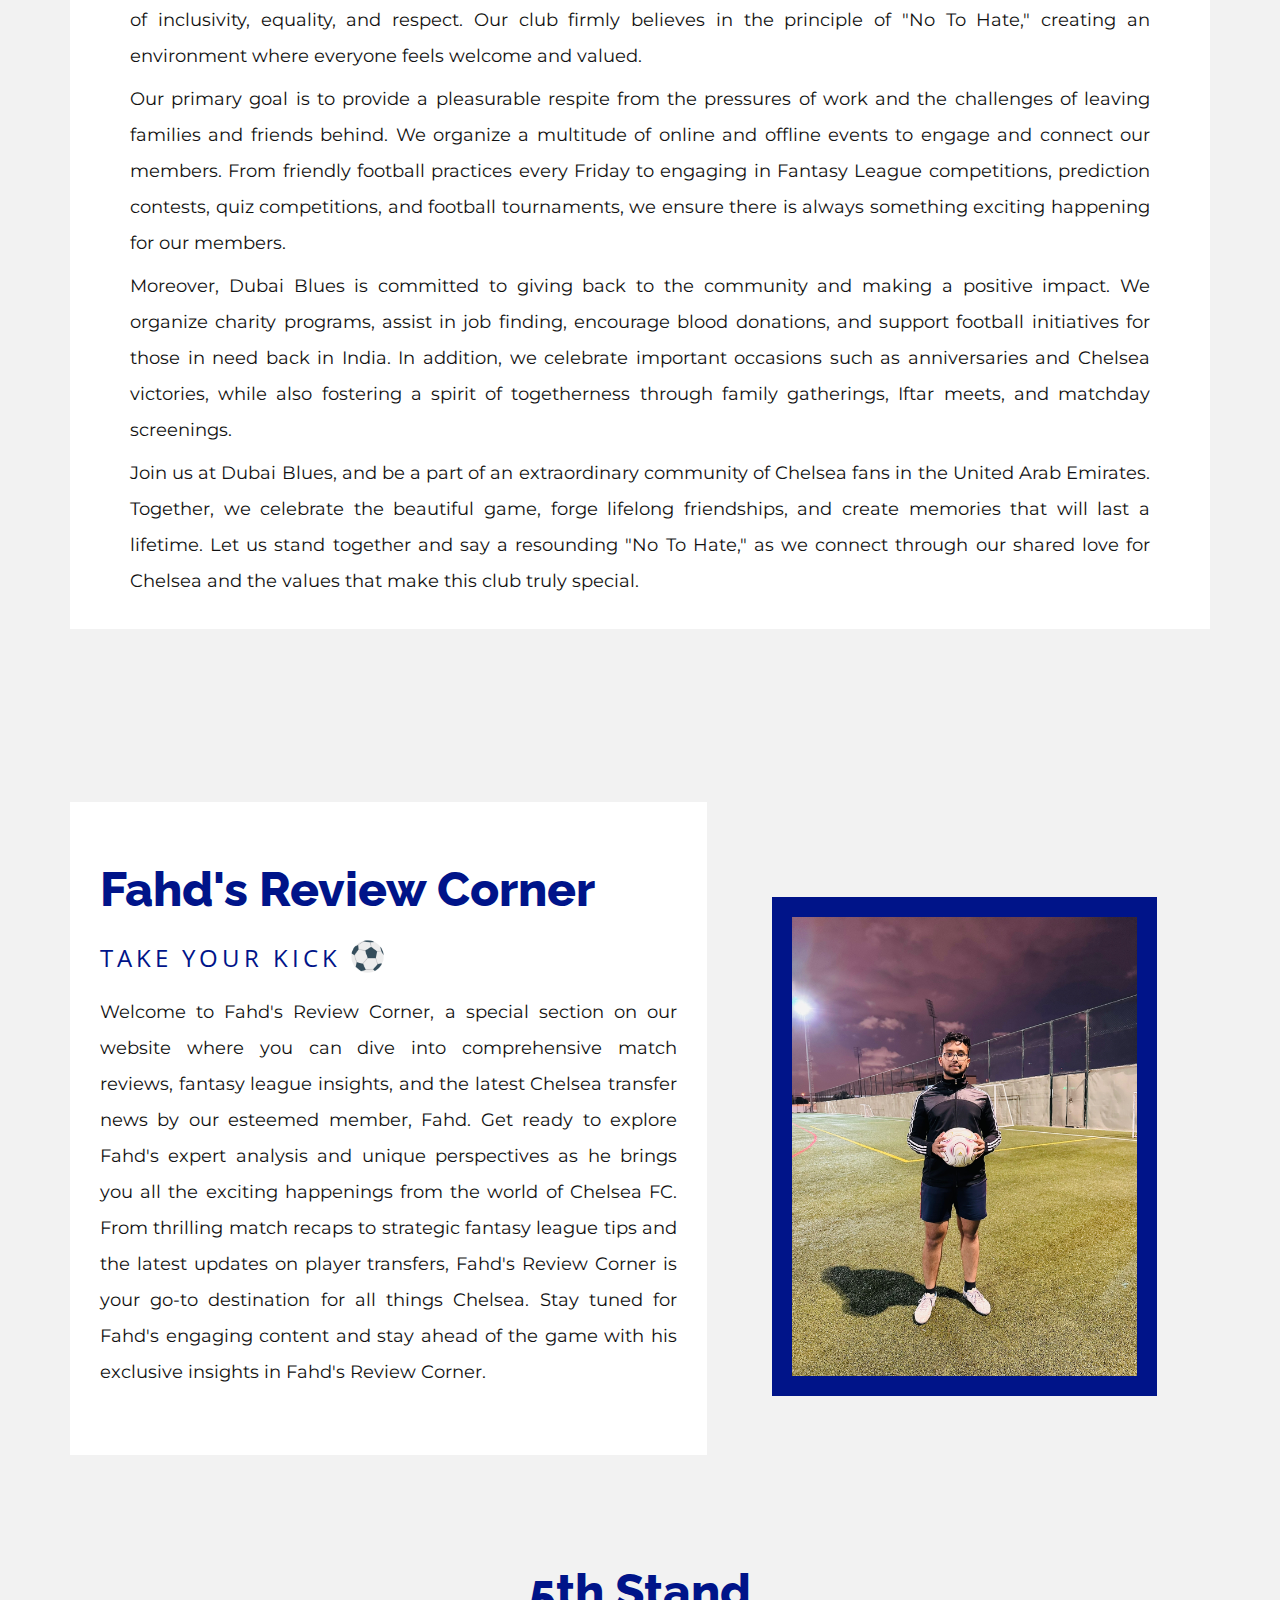
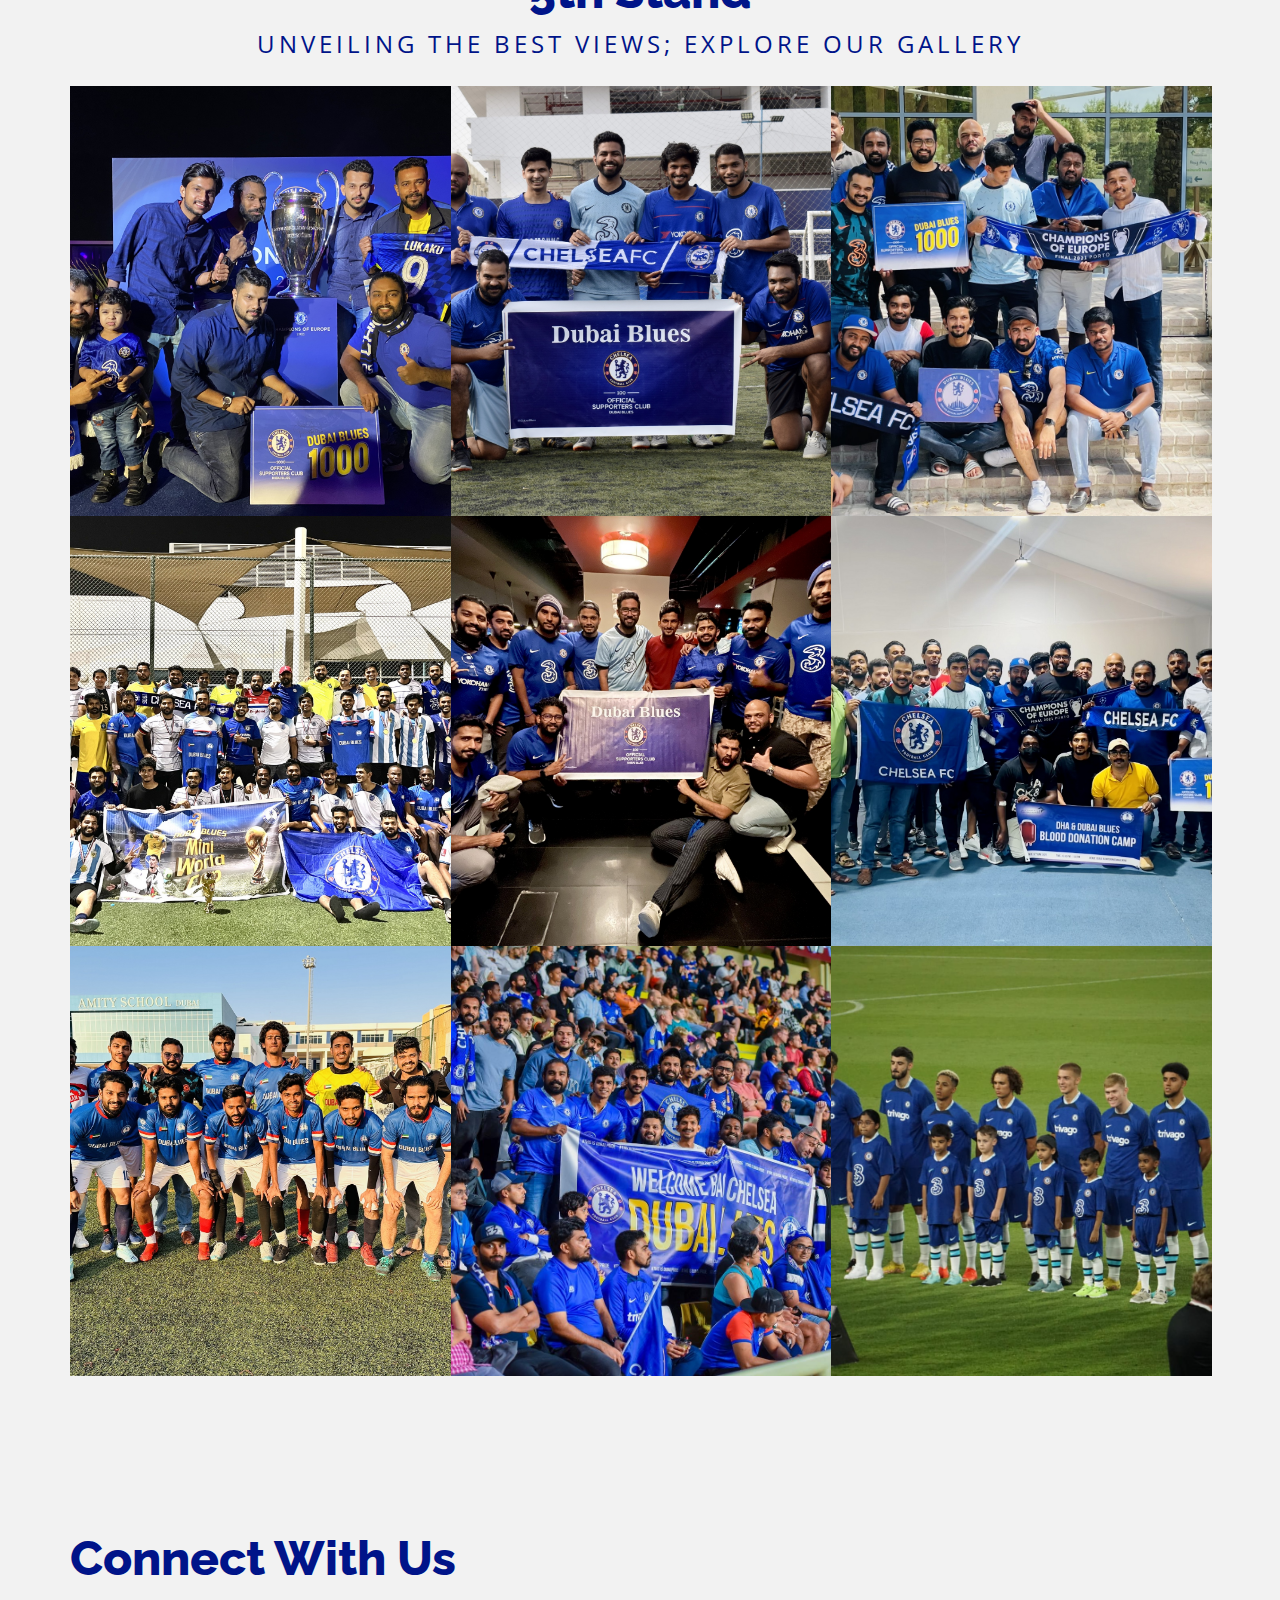
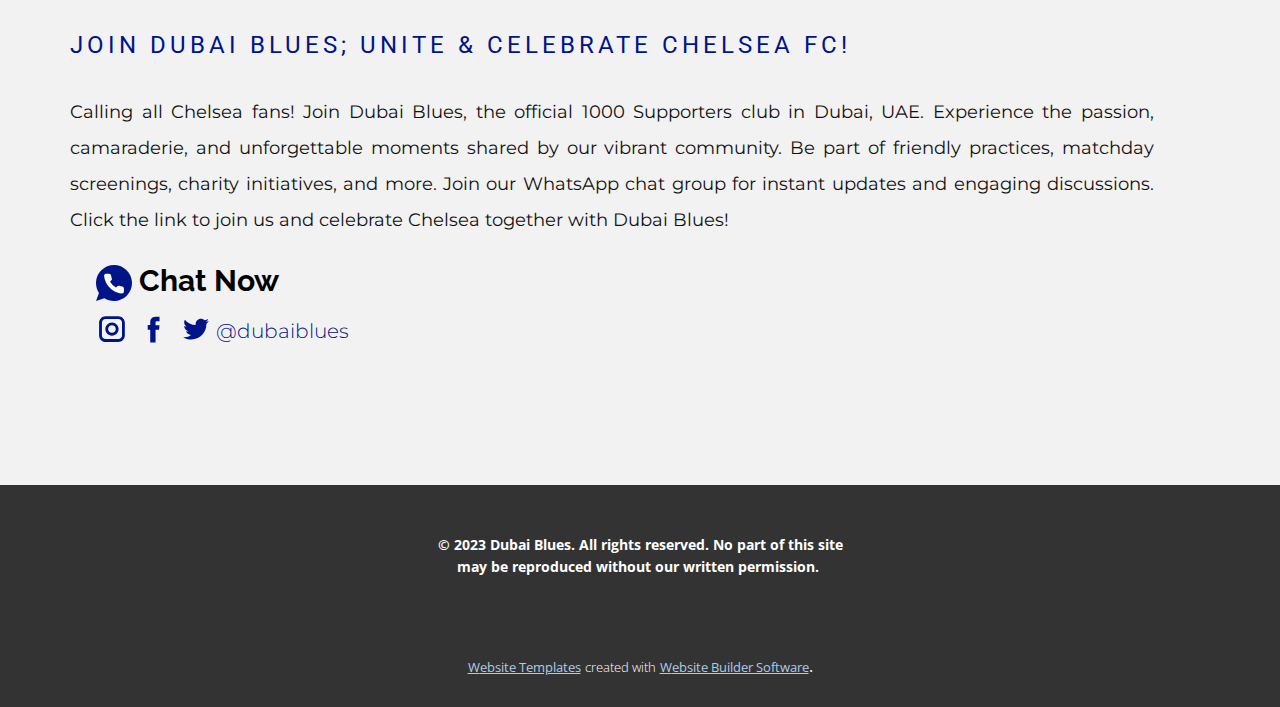
<file: Home.html>
<!DOCTYPE html>
<html style="font-size: 16px;" lang="en"><head>
    <meta name="viewport" content="width=device-width, initial-scale=1.0">
    <meta charset="utf-8">
    <meta name="keywords" content="Who We Are, 5th Stand">
    <meta name="description" content="">
    <title>Home</title>
    <link rel="stylesheet" href="nicepage.css" media="screen">
<link rel="stylesheet" href="Home.css" media="screen">
    <script class="u-script" type="text/javascript" src="jquery.js" defer=""></script>
    <script class="u-script" type="text/javascript" src="nicepage.js" defer=""></script>
    <meta name="generator" content="Nicepage 5.13.1, nicepage.com">
    <link id="u-theme-google-font" rel="stylesheet" href="https://fonts.googleapis.com/css?family=Roboto:100,100i,300,300i,400,400i,500,500i,700,700i,900,900i|Open+Sans:300,300i,400,400i,500,500i,600,600i,700,700i,800,800i">
    <link id="u-page-google-font" rel="stylesheet" href="https://fonts.googleapis.com/css?family=Raleway:100,100i,200,200i,300,300i,400,400i,500,500i,600,600i,700,700i,800,800i,900,900i|Montserrat:100,100i,200,200i,300,300i,400,400i,500,500i,600,600i,700,700i,800,800i,900,900i">
    
    
    
    
    
    
    <script type="application/ld+json">{
		"@context": "http://schema.org",
		"@type": "Organization",
		"name": "",
		"logo": "images/default-logo.png"
}</script>
    <meta name="theme-color" content="#478ac9">
    <meta property="og:title" content="Home">
    <meta property="og:type" content="website">
  <meta data-intl-tel-input-cdn-path="intlTelInput/"></head>
  <body class="u-body u-xl-mode" data-lang="en"><header class="u-clearfix u-header u-header" id="sec-92ef"><div class="u-clearfix u-sheet u-sheet-1">
        <a href="https://dubaiblues.com" class="u-image u-logo u-image-1" data-image-width="547" data-image-height="556" title="dubaiblues">
          <img src="images/default-logo.png" class="u-logo-image u-logo-image-1">
        </a>
        <nav class="u-menu u-menu-one-level u-offcanvas u-menu-1">
          <div class="menu-collapse" style="font-size: 1rem; letter-spacing: 0px; font-weight: 700; text-transform: uppercase;">
            <a class="u-button-style u-custom-active-border-color u-custom-active-color u-custom-border u-custom-border-color u-custom-borders u-custom-hover-border-color u-custom-hover-color u-custom-left-right-menu-spacing u-custom-padding-bottom u-custom-text-active-color u-custom-text-color u-custom-text-hover-color u-custom-top-bottom-menu-spacing u-nav-link u-text-active-palette-1-base u-text-hover-palette-2-base" href="#">
              <svg class="u-svg-link" viewBox="0 0 24 24"><use xmlns:xlink="http://www.w3.org/1999/xlink" xlink:href="#menu-hamburger"></use></svg>
              <svg class="u-svg-content" version="1.1" id="menu-hamburger" viewBox="0 0 16 16" x="0px" y="0px" xmlns:xlink="http://www.w3.org/1999/xlink" xmlns="http://www.w3.org/2000/svg"><g><rect y="1" width="16" height="2"></rect><rect y="7" width="16" height="2"></rect><rect y="13" width="16" height="2"></rect>
</g></svg>
            </a>
          </div>
          <div class="u-custom-menu u-nav-container">
            <ul class="u-nav u-spacing-30 u-unstyled u-nav-1"><li class="u-nav-item"><a class="u-border-2 u-border-active-custom-color-1 u-border-hover-custom-color-1 u-border-no-left u-border-no-right u-border-no-top u-button-style u-nav-link u-text-active-custom-color-1 u-text-grey-90 u-text-hover-custom-color-1" href="Home.html" style="padding: 10px 0px;">Who We Are</a>
</li><li class="u-nav-item"><a class="u-border-2 u-border-active-custom-color-1 u-border-hover-custom-color-1 u-border-no-left u-border-no-right u-border-no-top u-button-style u-nav-link u-text-active-custom-color-1 u-text-grey-90 u-text-hover-custom-color-1" href="whatwedo.html" style="padding: 10px 0px;">What we do</a>
</li><li class="u-nav-item"><a class="u-border-2 u-border-active-custom-color-1 u-border-hover-custom-color-1 u-border-no-left u-border-no-right u-border-no-top u-button-style u-nav-link u-text-active-custom-color-1 u-text-grey-90 u-text-hover-custom-color-1" href="Home.html#carousel_30e5" style="padding: 10px 0px;">Fahd's Corner</a>
</li><li class="u-nav-item"><a class="u-border-2 u-border-active-custom-color-1 u-border-hover-custom-color-1 u-border-no-left u-border-no-right u-border-no-top u-button-style u-nav-link u-text-active-custom-color-1 u-text-grey-90 u-text-hover-custom-color-1" href="Home.html#carousel_f237" style="padding: 10px 0px;">5th Stand</a>
</li><li class="u-nav-item"><a class="u-border-2 u-border-active-custom-color-1 u-border-hover-custom-color-1 u-border-no-left u-border-no-right u-border-no-top u-button-style u-nav-link u-text-active-custom-color-1 u-text-grey-90 u-text-hover-custom-color-1" href="Home.html#carousel_03e1" style="padding: 10px 0px;">Connect</a>
</li></ul>
          </div>
          <div class="u-custom-menu u-nav-container-collapse">
            <div class="u-black u-container-style u-inner-container-layout u-opacity u-opacity-95 u-sidenav">
              <div class="u-inner-container-layout u-sidenav-overflow">
                <div class="u-menu-close"></div>
                <ul class="u-align-center u-nav u-popupmenu-items u-unstyled u-nav-2"><li class="u-nav-item"><a class="u-button-style u-nav-link" href="Home.html">Who We Are</a>
</li><li class="u-nav-item"><a class="u-button-style u-nav-link" href="whatwedo.html">What we do</a>
</li><li class="u-nav-item"><a class="u-button-style u-nav-link" href="Home.html#carousel_30e5">Fahd's Corner</a>
</li><li class="u-nav-item"><a class="u-button-style u-nav-link" href="Home.html#carousel_f237">5th Stand</a>
</li><li class="u-nav-item"><a class="u-button-style u-nav-link" href="Home.html#carousel_03e1">Connect</a>
</li></ul>
              </div>
            </div>
            <div class="u-black u-menu-overlay u-opacity u-opacity-70"></div>
          </div>
        </nav>
      </div></header>
    <section class="u-align-center u-clearfix u-image u-section-1" id="carousel_4433" data-image-width="5331" data-image-height="3489">
      <div class="u-clearfix u-sheet u-sheet-1"></div>
    </section>
    <section class="u-clearfix u-grey-5 u-section-2" id="carousel_a919">
      <div class="u-clearfix u-sheet u-sheet-1">
        <div class="u-clearfix u-expanded-width u-layout-wrap u-layout-wrap-1">
          <div class="u-layout">
            <div class="u-layout-col">
              <div class="u-size-30">
                <div class="u-layout-row">
                  <div class="u-align-center u-container-style u-layout-cell u-size-30 u-layout-cell-1">
                    <div class="u-container-layout u-valign-top-lg u-valign-top-xl u-container-layout-1">
                      <img class="u-expanded-width-md u-expanded-width-sm u-expanded-width-xs u-image u-image-default u-image-1" src="images/pexels-photo-2120114.JPG" alt="" data-image-width="1440" data-image-height="1800">
                    </div>
                  </div>
                  <div class="u-container-style u-layout-cell u-size-30 u-white u-layout-cell-2">
                    <div class="u-container-layout u-container-layout-2">
                      <h2 class="u-custom-font u-font-raleway u-text u-text-default u-text-1">Who We Are</h2>
                      <p class="u-align-justify u-custom-font u-font-montserrat u-text u-text-2"> Welcome to Dubai Blues, the official 1000 Supporters club based in Dubai, United Arab Emirates! Established in 2020, we began as a community of passionate Chelsea fans from India, Kerala, who found themselves living in the Emirates. Since then, our club has grown exponentially, becoming the largest supporters club in the UAE and one of the largest in the Middle East. We take immense pride in being the fastest-growing supporters club of Chelsea.</p>
                    </div>
                  </div>
                </div>
              </div>
              <div class="u-size-30">
                <div class="u-layout-row">
                  <div class="u-align-justify u-container-style u-layout-cell u-size-60 u-white u-layout-cell-3">
                    <div class="u-container-layout u-valign-middle-lg u-valign-middle-md u-valign-middle-sm u-valign-middle-xl u-container-layout-3">
                      <p class="u-align-justify u-custom-font u-font-montserrat u-text u-text-3" data-animation-name="" data-animation-duration="0" data-animation-delay="0" data-animation-direction=""> At Dubai Blues, we are more than just a supporters club; we are a tight-knit family of Chelsea enthusiasts from all around the world. Guided by the core values of Chelsea FC, we stand united against hate, fostering a culture of inclusivity, equality, and respect. Our club firmly believes in the principle of "No To Hate," creating an environment where everyone feels welcome and valued.</p>
                      <p class="u-align-justify u-custom-font u-font-montserrat u-text u-text-4" data-animation-name="" data-animation-duration="0" data-animation-delay="0" data-animation-direction=""> Our primary goal is to provide a pleasurable respite from the pressures of work and the challenges of leaving families and friends behind. We organize a multitude of online and offline events to engage and connect our members. From friendly football practices every Friday to engaging in Fantasy League competitions, prediction contests, quiz competitions, and football tournaments, we ensure there is always something exciting happening for our members.</p>
                      <p class="u-align-justify u-custom-font u-font-montserrat u-text u-text-5" data-animation-name="" data-animation-duration="0" data-animation-delay="0" data-animation-direction=""> Moreover, Dubai Blues is committed to giving back to the community and making a positive impact. We organize charity programs, assist in job finding, encourage blood donations, and support football initiatives for those in need back in India. In addition, we celebrate important occasions such as anniversaries and Chelsea victories, while also fostering a spirit of togetherness through family gatherings, Iftar meets, and matchday screenings. </p>
                      <p class="u-align-justify u-custom-font u-font-montserrat u-text u-text-6" data-animation-name="" data-animation-duration="0" data-animation-delay="0" data-animation-direction=""> Join us at Dubai Blues, and be a part of an extraordinary community of Chelsea fans in the United Arab Emirates. Together, we celebrate the beautiful game, forge lifelong friendships, and create memories that will last a lifetime. Let us stand together and say a resounding "No To Hate," as we connect through our shared love for Chelsea and the values that make this club truly special.</p>
                    </div>
                  </div>
                </div>
              </div>
            </div>
          </div>
        </div>
      </div>
    </section>
    <section class="u-align-center u-clearfix u-grey-5 u-section-3" id="carousel_30e5">
      <div class="u-clearfix u-sheet u-sheet-1">
        <div class="u-align-left u-container-style u-expanded-width-md u-expanded-width-sm u-expanded-width-xs u-group u-white u-group-1">
          <div class="u-container-layout u-container-layout-1">
            <h4 class="u-custom-font u-font-raleway u-text u-text-1">Fahd's Review Corner</h4>
            <p class="u-text u-text-custom-color-1 u-text-2" data-animation-name="" data-animation-duration="0" data-animation-delay="0" data-animation-direction="">
              <a href="https://footballreviewsfahd.wixsite.com/chelsea-reviews" class="u-btn u-button-link u-button-style u-text-custom-color-1 u-btn-1" target="_blank">TAKE YOUR KICK</a>&nbsp;
            </p><span class="u-file-icon u-icon u-icon-1" data-href="https://footballreviewsfahd.wixsite.com/chelsea-reviews" data-target="_blank"><img src="images/1800944.png" alt=""></span>
            <p class="u-align-justify u-custom-font u-font-montserrat u-text u-text-3" data-animation-name="" data-animation-duration="0" data-animation-delay="0" data-animation-direction=""> Welcome to Fahd's Review Corner, a special section on our website where you can dive into comprehensive match reviews, fantasy league insights, and the latest Chelsea transfer news by our esteemed member, Fahd. Get ready to explore Fahd's expert analysis and unique perspectives as he brings you all the exciting happenings from the world of Chelsea FC. From thrilling match recaps to strategic fantasy league tips and the latest updates on player transfers, Fahd's Review Corner is your go-to destination for all things Chelsea. Stay tuned for Fahd's engaging content and stay ahead of the game with his exclusive insights in Fahd's Review Corner.<br>
              <br>
            </p>
          </div>
        </div>
        <img class="u-border-20 u-border-custom-color-1 u-expanded-width-xs u-image u-image-contain u-image-default u-image-1" src="images/PHOTO-2023-01-07-12-46-57.jpg" alt="" data-image-width="1200" data-image-height="1600">
      </div>
    </section>
    <section class="u-align-center u-clearfix u-grey-5 u-section-4" id="carousel_f237">
      <div class="u-clearfix u-sheet u-sheet-1">
        <h1 class="u-custom-font u-font-raleway u-text u-text-1">5th Stand</h1>
        <p class="u-text u-text-custom-color-1 u-text-2" data-animation-name="" data-animation-duration="0" data-animation-delay="0" data-animation-direction="">Unveiling The Best Views; Explore Our Gallery</p>
        <div class="u-gallery u-layout-grid u-lightbox u-show-text-on-hover u-gallery-1" id="carousel-6cc7">
          <div class="u-gallery-inner u-gallery-inner-1" role="listbox">
            <div class="u-effect-fade u-effect-hover-zoom u-gallery-item u-gallery-item-1">
              <div class="u-back-slide" data-image-width="4032" data-image-height="3024">
                <img class="u-back-image u-expanded" src="images/IMG_9991.jpg">
              </div>
              <div class="u-align-center u-container-align-left u-over-slide u-shading u-valign-middle u-over-slide-1"></div>
            </div>
            <div class="u-effect-fade u-effect-hover-zoom u-gallery-item u-gallery-item-2">
              <div class="u-back-slide" data-image-width="4943" data-image-height="3446">
                <img class="u-back-image u-expanded" src="images/IMG_3627.jpg">
              </div>
              <div class="u-align-center u-container-align-left u-over-slide u-shading u-valign-middle u-over-slide-2"></div>
            </div>
            <div class="u-effect-fade u-effect-hover-zoom u-gallery-item u-gallery-item-3">
              <div class="u-back-slide" data-image-width="4032" data-image-height="2268">
                <img class="u-back-image u-expanded" src="images/IMG_4694.jpg">
              </div>
              <div class="u-align-center u-container-align-left u-over-slide u-shading u-valign-middle u-over-slide-3"></div>
            </div>
            <div class="u-effect-fade u-effect-hover-zoom u-gallery-item u-gallery-item-4">
              <div class="u-back-slide" data-image-width="4032" data-image-height="3024">
                <img class="u-back-image u-expanded" src="images/IMG_6174.jpg">
              </div>
              <div class="u-align-center u-container-align-left u-over-slide u-shading u-valign-middle u-over-slide-4"></div>
            </div>
            <div class="u-effect-fade u-effect-hover-zoom u-gallery-item u-gallery-item-5">
              <div class="u-back-slide" data-image-width="4032" data-image-height="3024">
                <img class="u-back-image u-expanded" src="images/IMG_0673.jpg">
              </div>
              <div class="u-align-center u-container-align-left u-over-slide u-shading u-valign-middle u-over-slide-5"></div>
            </div>
            <div class="u-effect-fade u-effect-hover-zoom u-gallery-item u-gallery-item-6">
              <div class="u-back-slide" data-image-width="3757" data-image-height="2565">
                <img class="u-back-image u-expanded" src="images/FullSizeRender.jpg">
              </div>
              <div class="u-align-center u-container-align-left u-over-slide u-shading u-valign-middle u-over-slide-6"></div>
            </div>
            <div class="u-effect-fade u-effect-hover-zoom u-gallery-item u-gallery-item-7" data-image-width="3731" data-image-height="2637">
              <div class="u-back-slide">
                <img class="u-back-image u-expanded" src="images/IMG_9967.jpg">
              </div>
              <div class="u-align-center u-container-align-left u-over-slide u-shading u-valign-middle u-over-slide-7"></div>
              <style data-mode="XL"></style>
              <style data-mode="LG"></style>
              <style data-mode="MD"></style>
              <style data-mode="SM"></style>
              <style data-mode="XS"></style>
            </div>
            <div class="u-effect-fade u-effect-hover-zoom u-gallery-item u-gallery-item-8" data-image-width="1440" data-image-height="960">
              <div class="u-back-slide">
                <img class="u-back-image u-expanded" src="images/8F3A5F1C-2B28-402D-BCF9-88C83F036E2E.JPG">
              </div>
              <div class="u-align-center u-container-align-left u-over-slide u-shading u-valign-middle u-over-slide-8"></div>
            </div>
            <div class="u-effect-fade u-effect-hover-zoom u-gallery-item u-gallery-item-9" data-image-width="1600" data-image-height="1069">
              <div class="u-back-slide">
                <img class="u-back-image u-expanded" src="images/179d4263-ed06-4dff-990d-31f168b12e8d.JPG">
              </div>
              <div class="u-align-center u-container-align-left u-over-slide u-shading u-valign-middle u-over-slide-9"></div>
            </div>
          </div>
        </div>
      </div>
    </section>
    <section class="u-clearfix u-grey-5 u-section-5" id="carousel_03e1">
      <div class="u-clearfix u-sheet u-valign-middle-xs u-sheet-1">
        <div class="u-clearfix u-expanded-width u-layout-wrap u-layout-wrap-1">
          <div class="u-gutter-0 u-layout">
            <div class="u-layout-row">
              <div class="u-container-style u-layout-cell u-size-60 u-layout-cell-1">
                <div class="u-container-layout u-container-layout-1">
                  <p class="u-custom-font u-font-raleway u-text u-text-custom-color-1 u-text-default u-text-1"> Connect With Us</p>
                  <h3 class="u-text u-text-custom-color-1 u-text-default u-text-2">Join Dubai Blues; Unite &amp; celebrate chelsea fc!</h3>
                  <p class="u-align-justify u-custom-font u-font-montserrat u-text u-text-3" data-animation-name="" data-animation-duration="0" data-animation-delay="0" data-animation-direction=""> Calling all Chelsea fans! Join Dubai Blues, the official 1000 Supporters club in Dubai, UAE. Experience the passion, camaraderie, and unforgettable moments shared by our vibrant community. Be part of friendly practices, matchday screenings, charity initiatives, and more. Join our WhatsApp chat group for instant updates and engaging discussions. Click the link to join us and celebrate Chelsea together with Dubai Blues!</p>
                  <a href="https://wa.me/971525813697" class="u-btn u-button-style u-custom-font u-font-raleway u-text-black u-text-hover-custom-color-1 u-btn-1" target="_blank"><span class="u-icon u-text-custom-color-1 u-icon-1"><svg class="u-svg-content" viewBox="0 0 512 512" x="0px" y="0px" style="width: 1em; height: 1em;"><path style="fill:currentColor;" d="M256,0C114.617,0,0,114.617,0,256c0,52.03,15.563,100.414,42.231,140.818L0,512l119.128-39.706  C158.72,497.399,205.639,512,256,512c141.383,0,256-114.617,256-256S397.383,0,256,0z"></path><path style="fill:#FFFFFF;" d="M397.233,335.078V377.6c0.062,15.66-12.606,28.398-28.292,28.469c-0.892,0-1.783-0.035-2.675-0.115  c-43.705-4.74-85.689-19.641-122.571-43.52c-34.313-21.76-63.409-50.803-85.222-85.054c-24.002-36.979-38.938-79.086-43.599-122.898  c-1.412-15.59,10.108-29.378,25.732-30.791c0.847-0.062,1.686-0.106,2.534-0.106h42.611c14.257-0.141,26.412,10.293,28.407,24.382  c1.801,13.612,5.138,26.968,9.94,39.83c3.902,10.364,1.404,22.042-6.391,29.908l-18.035,17.999  c20.215,35.487,49.664,64.874,85.221,85.054l18.035-17.999c7.883-7.786,19.588-10.275,29.97-6.382  c12.888,4.802,26.271,8.13,39.91,9.922C387.09,308.312,397.594,320.689,397.233,335.078z"></path></svg></span>&nbsp;Chat Now
                  </a>
                  <div class="u-social-icons u-spacing-10 u-social-icons-1">
                    <a class="u-social-url" title="instagram" target="_blank" href="https://www.instagram.com/dubai.blues/"><span class="u-icon u-social-icon u-social-instagram u-text-custom-color-1"><svg class="u-svg-link" preserveAspectRatio="xMidYMin slice" viewBox="0 0 112 112" style=""><use xmlns:xlink="http://www.w3.org/1999/xlink" xlink:href="#svg-a995"></use></svg><svg class="u-svg-content" viewBox="0 0 112 112" x="0" y="0" id="svg-a995"><path fill="currentColor" d="M55.9,32.9c-12.8,0-23.2,10.4-23.2,23.2s10.4,23.2,23.2,23.2s23.2-10.4,23.2-23.2S68.7,32.9,55.9,32.9z
	 M55.9,69.4c-7.4,0-13.3-6-13.3-13.3c-0.1-7.4,6-13.3,13.3-13.3s13.3,6,13.3,13.3C69.3,63.5,63.3,69.4,55.9,69.4z"></path><path fill="#FFFFFF" d="M79.7,26.8c-3,0-5.4,2.5-5.4,5.4s2.5,5.4,5.4,5.4c3,0,5.4-2.5,5.4-5.4S82.7,26.8,79.7,26.8z"></path><path fill="currentColor" d="M78.2,11H33.5C21,11,10.8,21.3,10.8,33.7v44.7c0,12.6,10.2,22.8,22.7,22.8h44.7c12.6,0,22.7-10.2,22.7-22.7
	V33.7C100.8,21.1,90.6,11,78.2,11z M91,78.4c0,7.1-5.8,12.8-12.8,12.8H33.5c-7.1,0-12.8-5.8-12.8-12.8V33.7
	c0-7.1,5.8-12.8,12.8-12.8h44.7c7.1,0,12.8,5.8,12.8,12.8V78.4z"></path></svg></span>
                    </a>
                    <a class="u-social-url" title="facebook" target="_blank" href="https://www.facebook.com/Bluesdubai/"><span class="u-icon u-social-facebook u-social-icon u-text-custom-color-1"><svg class="u-svg-link" preserveAspectRatio="xMidYMin slice" viewBox="0 0 112 112" style=""><use xmlns:xlink="http://www.w3.org/1999/xlink" xlink:href="#svg-9dfc"></use></svg><svg class="u-svg-content" viewBox="0 0 112 112" x="0" y="0" id="svg-9dfc"><path fill="currentColor" d="M75.5,28.8H65.4c-1.5,0-4,0.9-4,4.3v9.4h13.9l-1.5,15.8H61.4v45.1H42.8V58.3h-8.8V42.4h8.8V32.2
c0-7.4,3.4-18.8,18.8-18.8h13.8v15.4H75.5z"></path></svg></span>
                    </a>
                    <a class="u-social-url" title="twitter" target="_blank" href="https://twitter.com/dubai_blues"><span class="u-icon u-social-icon u-social-twitter u-text-custom-color-1"><svg class="u-svg-link" preserveAspectRatio="xMidYMin slice" viewBox="0 0 112 112" style=""><use xmlns:xlink="http://www.w3.org/1999/xlink" xlink:href="#svg-e1ee"></use></svg><svg class="u-svg-content" viewBox="0 0 112 112" x="0" y="0" id="svg-e1ee"><path fill="currentColor" d="M92.2,38.2c0,0.8,0,1.6,0,2.3c0,24.3-18.6,52.4-52.6,52.4c-10.6,0.1-20.2-2.9-28.5-8.2
	c1.4,0.2,2.9,0.2,4.4,0.2c8.7,0,16.7-2.9,23-7.9c-8.1-0.2-14.9-5.5-17.3-12.8c1.1,0.2,2.4,0.2,3.4,0.2c1.6,0,3.3-0.2,4.8-0.7
	c-8.4-1.6-14.9-9.2-14.9-18c0-0.2,0-0.2,0-0.2c2.5,1.4,5.4,2.2,8.4,2.3c-5-3.3-8.3-8.9-8.3-15.4c0-3.4,1-6.5,2.5-9.2
	c9.1,11.1,22.7,18.5,38,19.2c-0.2-1.4-0.4-2.8-0.4-4.3c0.1-10,8.3-18.2,18.5-18.2c5.4,0,10.1,2.2,13.5,5.7c4.3-0.8,8.1-2.3,11.7-4.5
	c-1.4,4.3-4.3,7.9-8.1,10.1c3.7-0.4,7.3-1.4,10.6-2.9C98.9,32.3,95.7,35.5,92.2,38.2z"></path></svg></span>
                    </a>
                  </div>
                  <p class="u-custom-font u-font-montserrat u-text u-text-custom-color-1 u-text-4">@dubaiblues</p>
                </div>
              </div>
            </div>
          </div>
        </div>
      </div>
    </section>
    
    
    <footer class="u-align-center u-clearfix u-footer u-grey-80 u-footer" id="sec-0a3b"><div class="u-clearfix u-sheet u-sheet-1">
        <p class="u-small-text u-text u-text-variant u-text-1"><b>© 2023 Dubai Blues. All rights reserved. No part of this site may be reproduced without our written permission.&nbsp;</b>
        </p>
      </div></footer>
    <section class="u-backlink u-clearfix u-grey-80">
      <a class="u-link" href="https://nicepage.com/website-templates" target="_blank">
        <span>Website Templates</span>
      </a>
      <p class="u-text">
        <span>created with</span>
      </p>
      <a class="u-link" href="" target="_blank">
        <span>Website Builder Software</span>
      </a>. 
    </section>
  
</body></html>
</file>
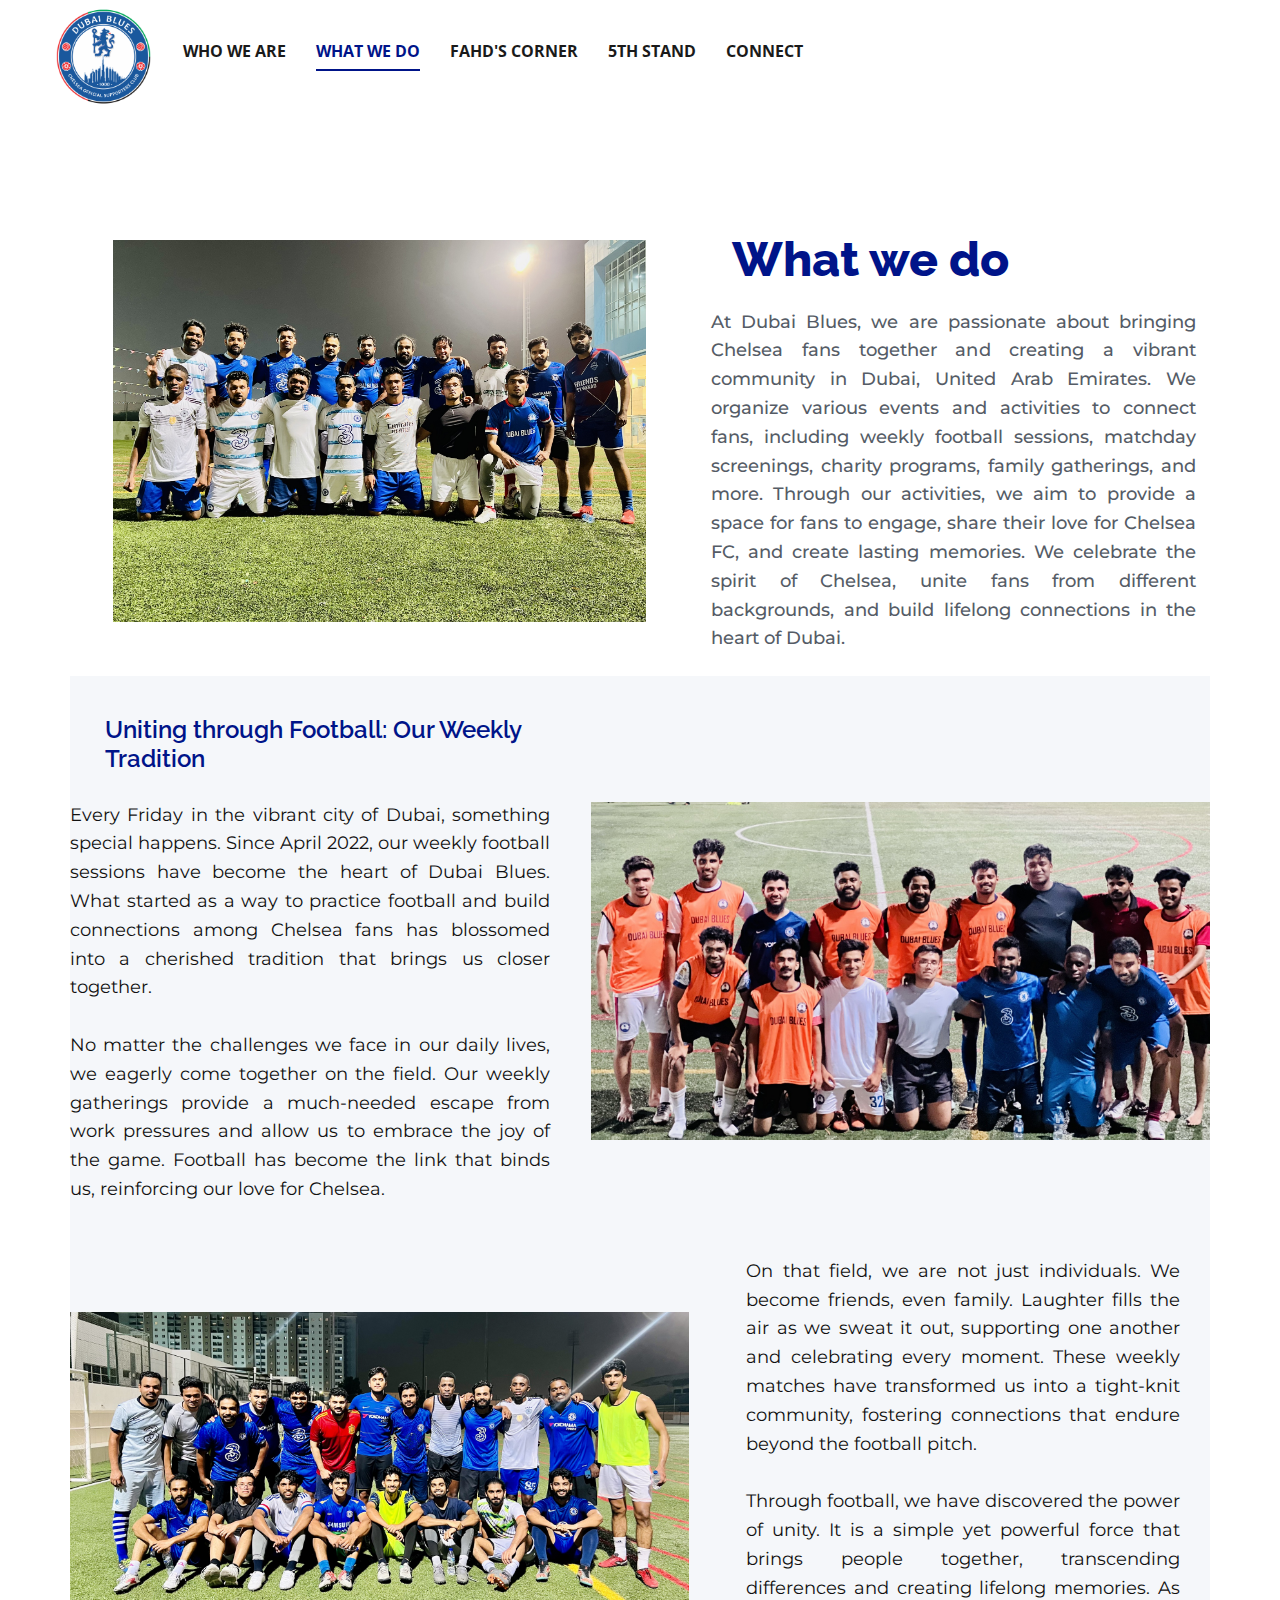
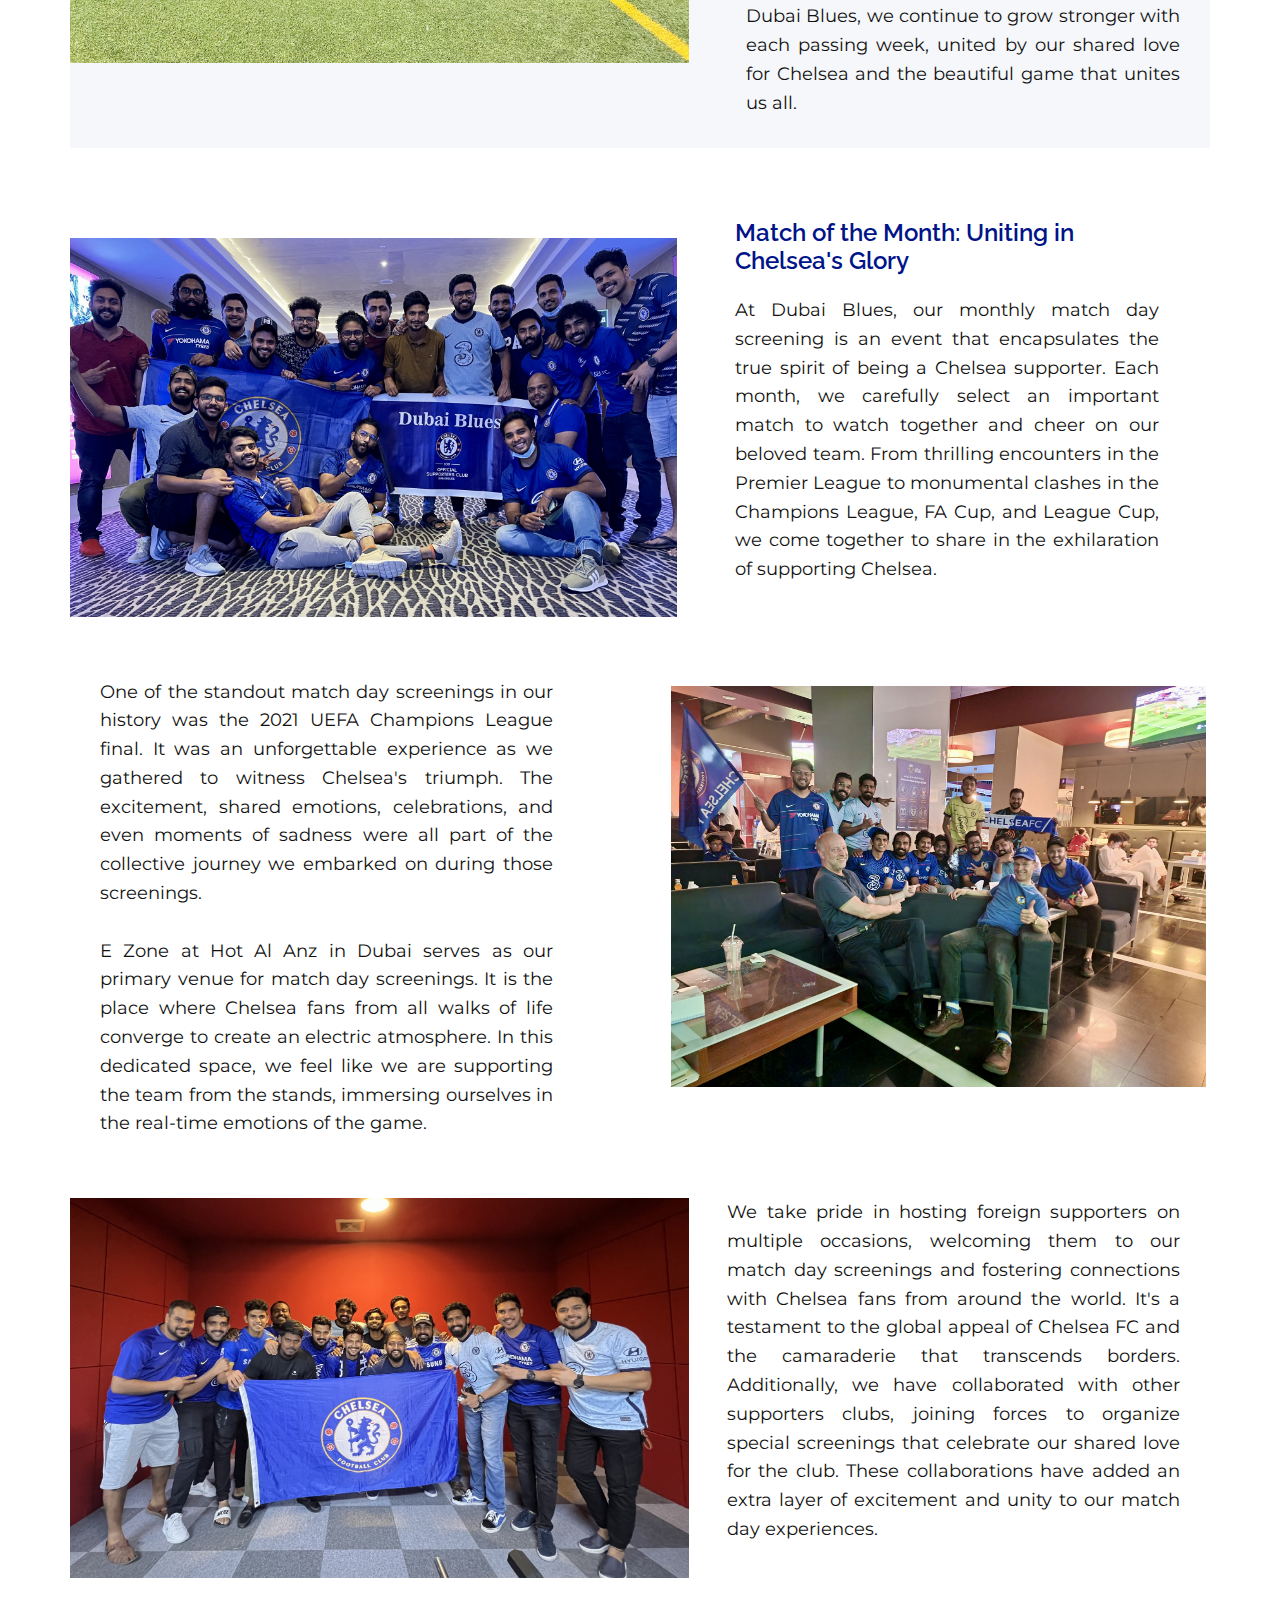
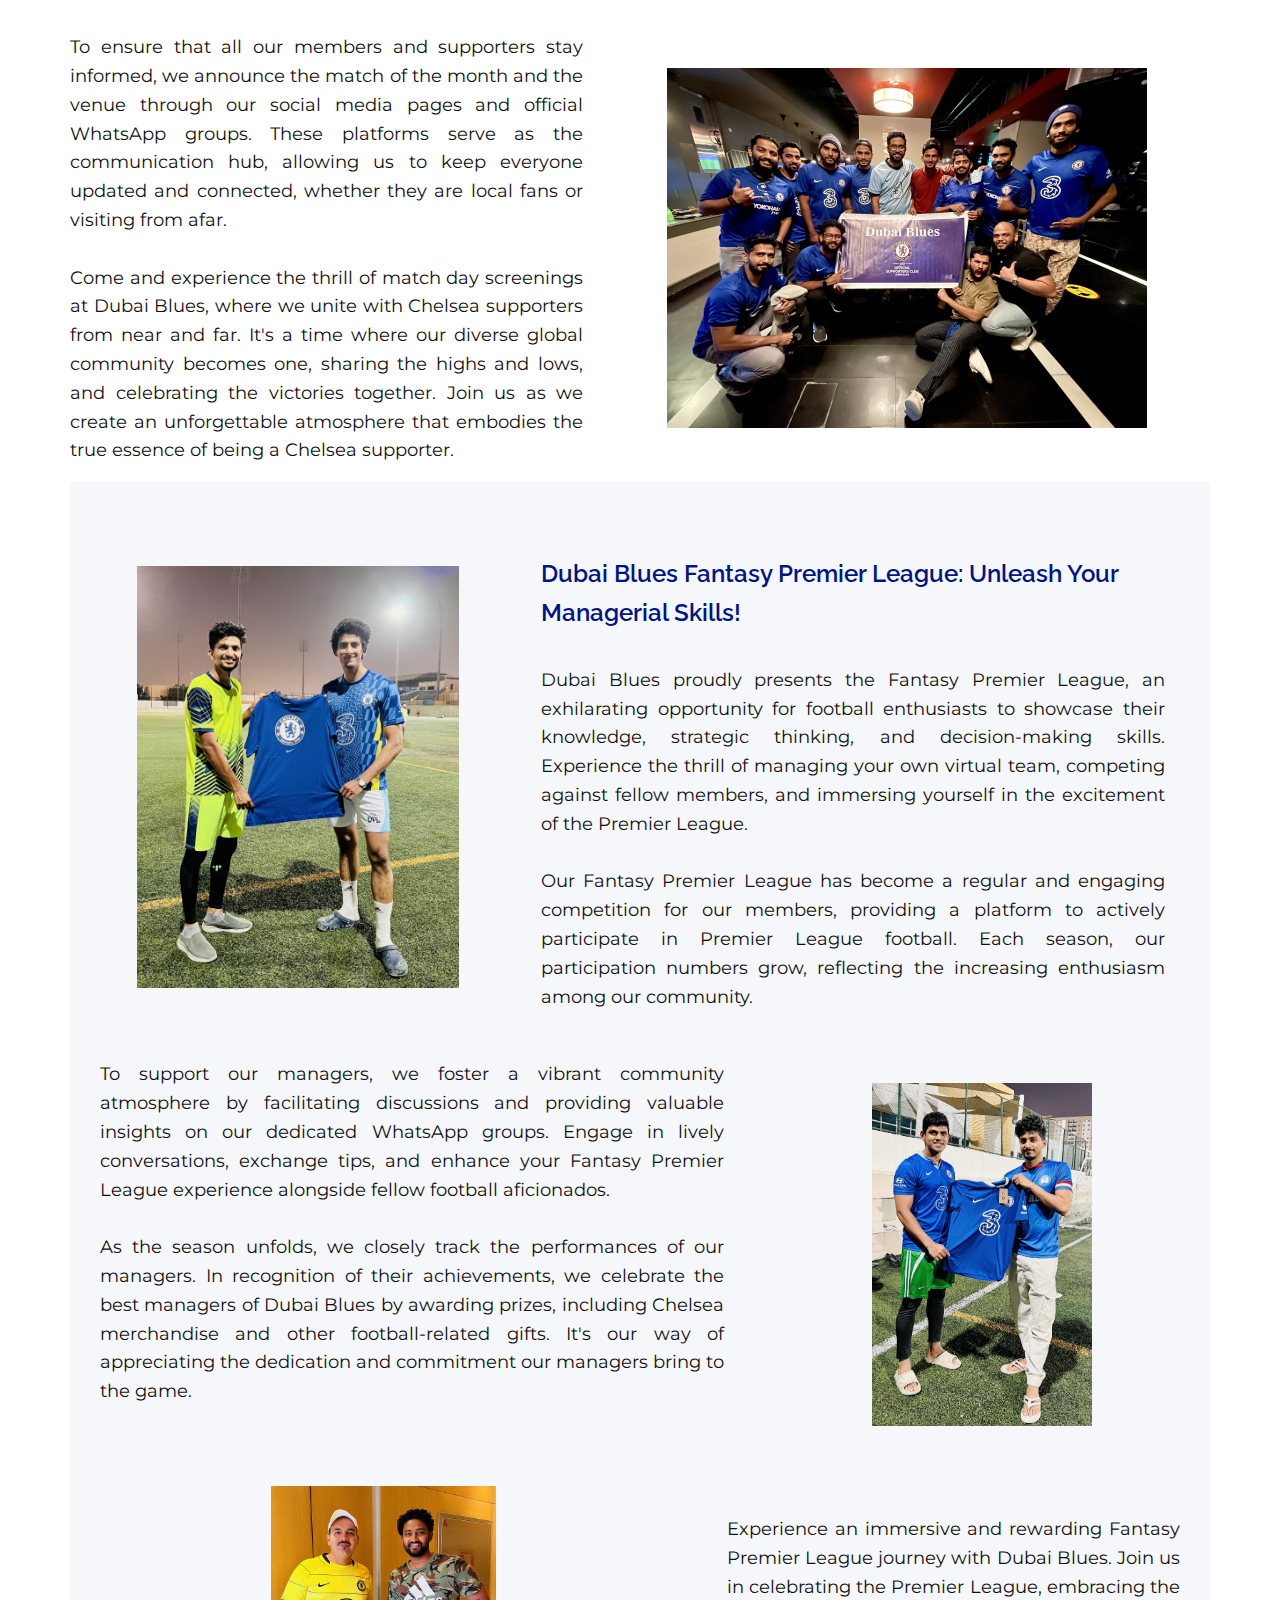
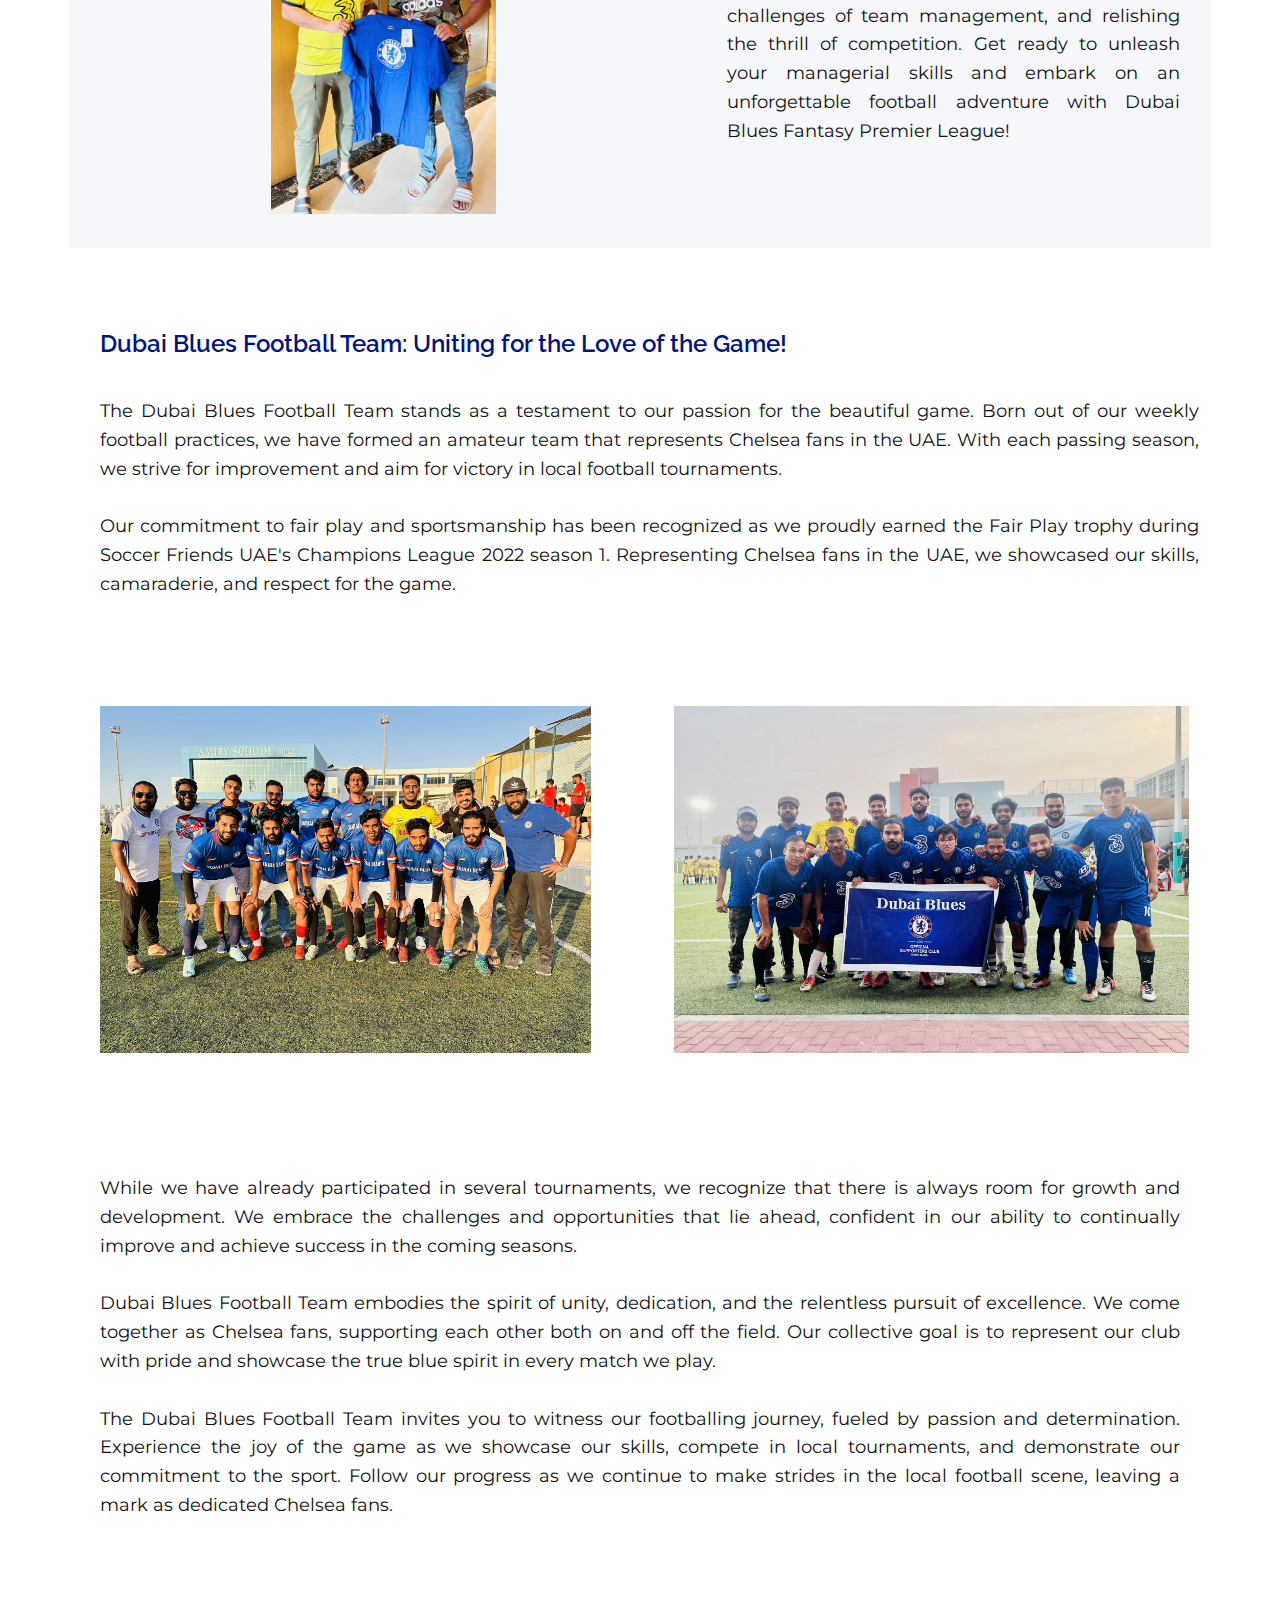
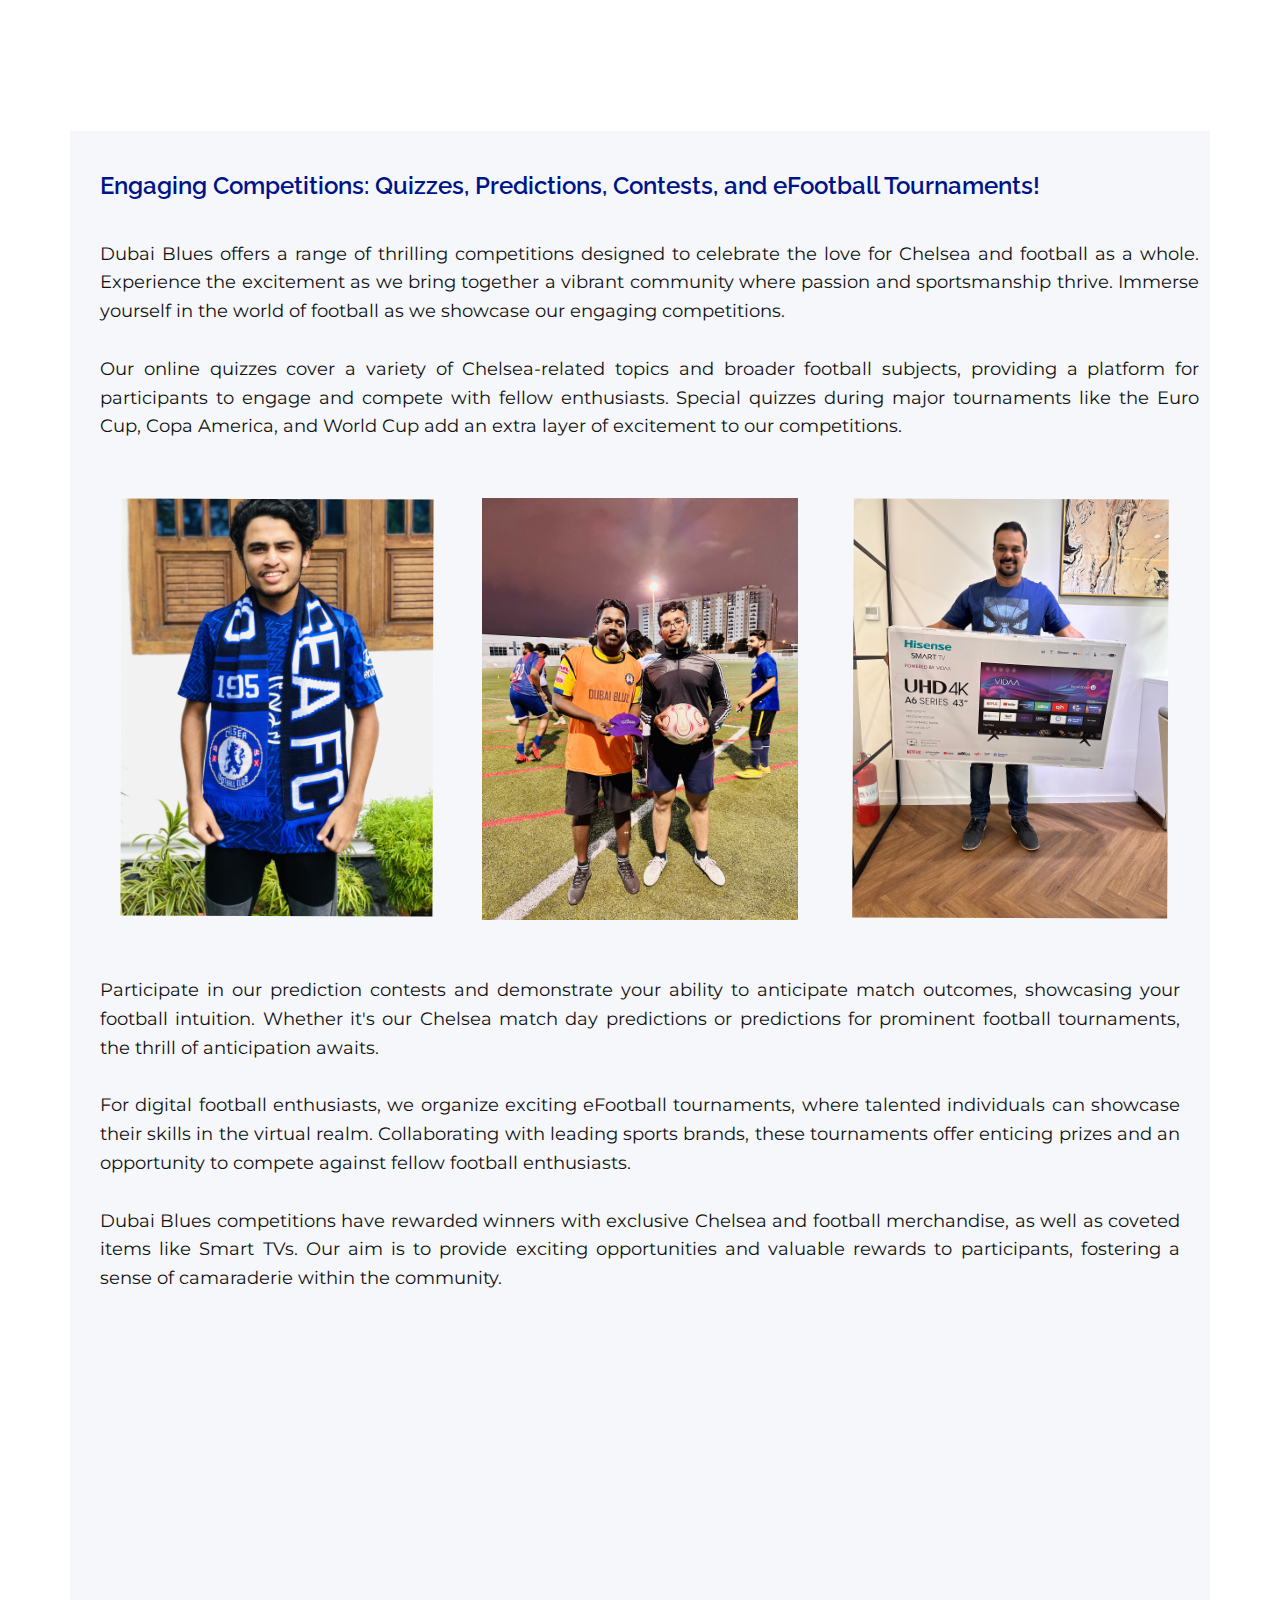
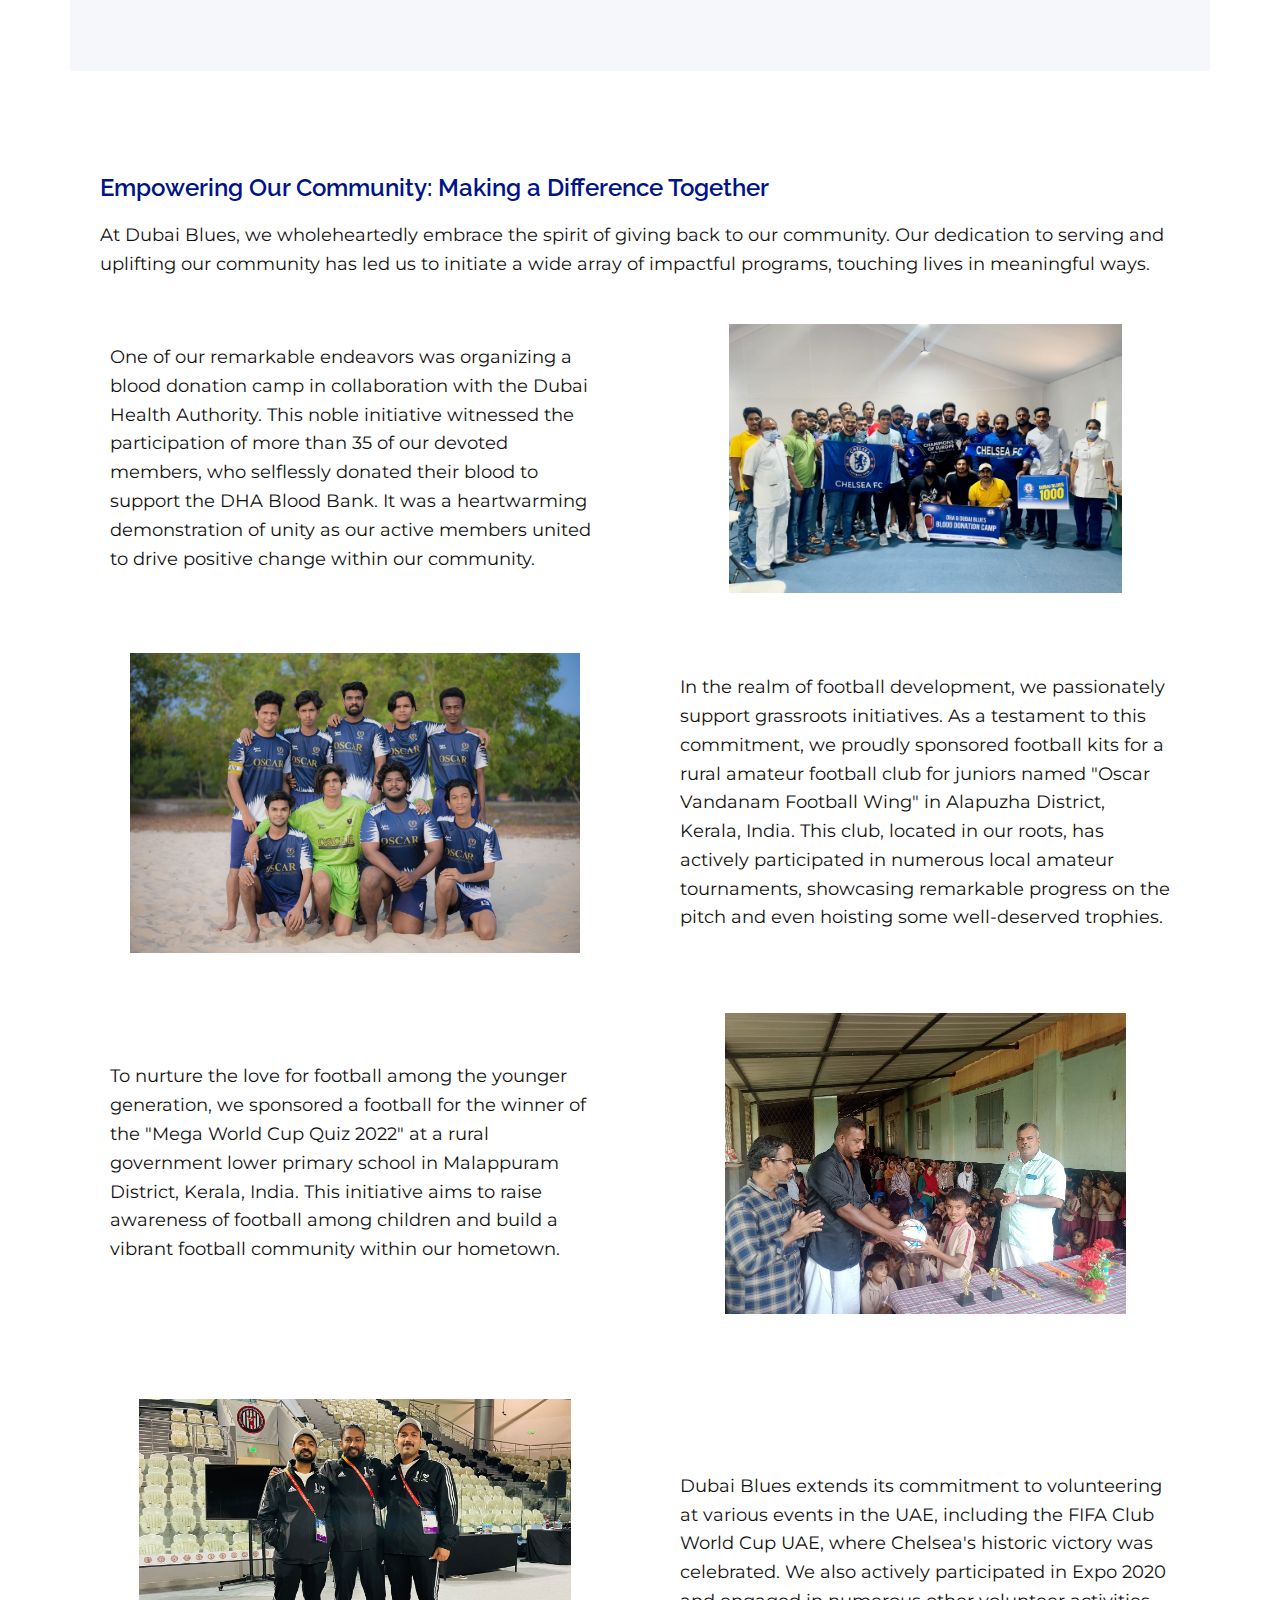
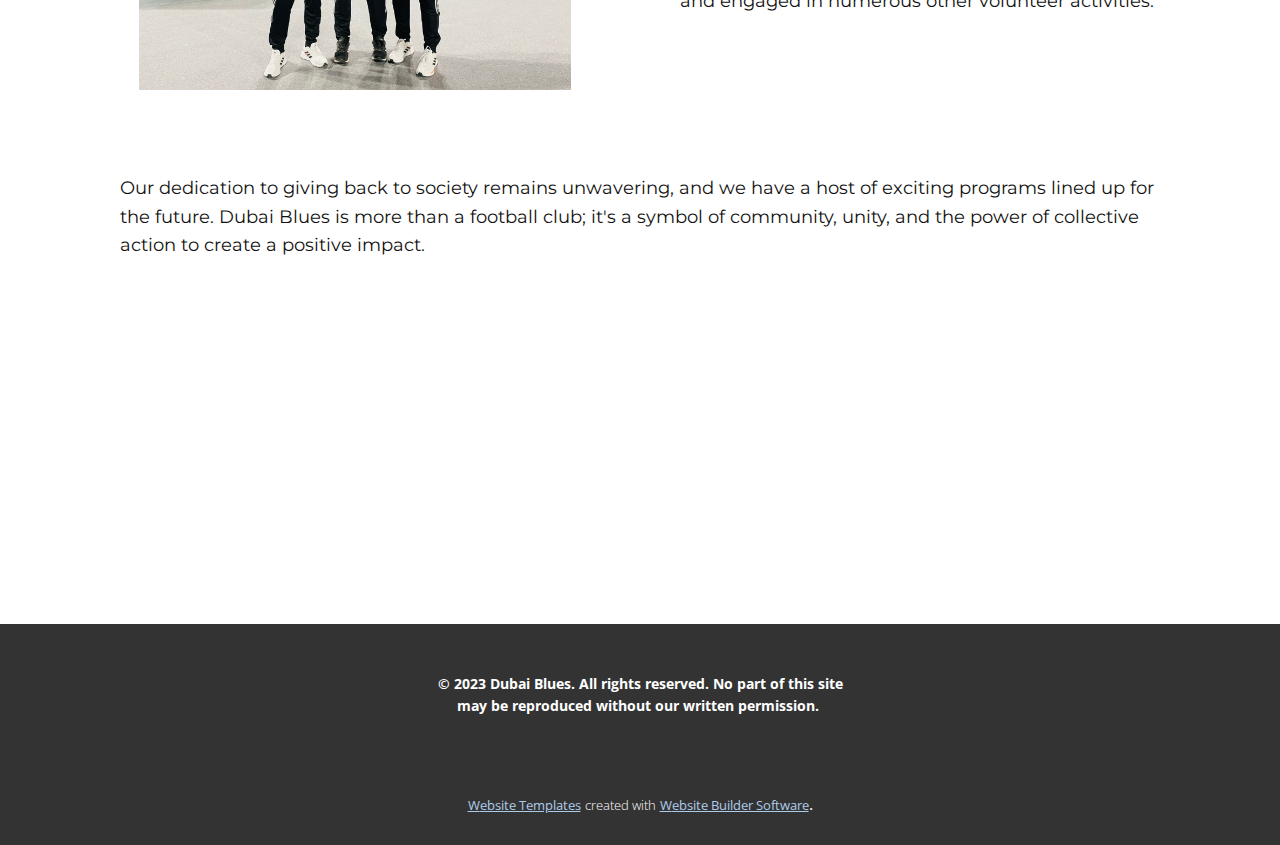
<file: whatwedo.html>
<!DOCTYPE html>
<html style="font-size: 16px;" lang="en"><head>
    <meta name="viewport" content="width=device-width, initial-scale=1.0">
    <meta charset="utf-8">
    <meta name="keywords" content="">
    <meta name="description" content="">
    <title>whatwedo</title>
    <link rel="stylesheet" href="nicepage.css" media="screen">
<link rel="stylesheet" href="whatwedo.css" media="screen">
    <script class="u-script" type="text/javascript" src="jquery.js" defer=""></script>
    <script class="u-script" type="text/javascript" src="nicepage.js" defer=""></script>
    <meta name="generator" content="Nicepage 5.13.1, nicepage.com">
    <link id="u-theme-google-font" rel="stylesheet" href="https://fonts.googleapis.com/css?family=Roboto:100,100i,300,300i,400,400i,500,500i,700,700i,900,900i|Open+Sans:300,300i,400,400i,500,500i,600,600i,700,700i,800,800i">
    <link id="u-page-google-font" rel="stylesheet" href="https://fonts.googleapis.com/css?family=Raleway:100,100i,200,200i,300,300i,400,400i,500,500i,600,600i,700,700i,800,800i,900,900i|Montserrat:100,100i,200,200i,300,300i,400,400i,500,500i,600,600i,700,700i,800,800i,900,900i">
    
    
    
    
    
    
    
    <script type="application/ld+json">{
		"@context": "http://schema.org",
		"@type": "Organization",
		"name": "",
		"logo": "images/default-logo.png"
}</script>
    <meta name="theme-color" content="#478ac9">
    <meta property="og:title" content="whatwedo">
    <meta property="og:type" content="website">
  <meta data-intl-tel-input-cdn-path="intlTelInput/"></head>
  <body class="u-body u-xl-mode" data-lang="en"><header class="u-clearfix u-header u-header" id="sec-92ef"><div class="u-clearfix u-sheet u-sheet-1">
        <a href="https://dubaiblues.com" class="u-image u-logo u-image-1" data-image-width="547" data-image-height="556" title="dubaiblues">
          <img src="images/default-logo.png" class="u-logo-image u-logo-image-1">
        </a>
        <nav class="u-menu u-menu-one-level u-offcanvas u-menu-1">
          <div class="menu-collapse" style="font-size: 1rem; letter-spacing: 0px; font-weight: 700; text-transform: uppercase;">
            <a class="u-button-style u-custom-active-border-color u-custom-active-color u-custom-border u-custom-border-color u-custom-borders u-custom-hover-border-color u-custom-hover-color u-custom-left-right-menu-spacing u-custom-padding-bottom u-custom-text-active-color u-custom-text-color u-custom-text-hover-color u-custom-top-bottom-menu-spacing u-nav-link u-text-active-palette-1-base u-text-hover-palette-2-base" href="#">
              <svg class="u-svg-link" viewBox="0 0 24 24"><use xmlns:xlink="http://www.w3.org/1999/xlink" xlink:href="#menu-hamburger"></use></svg>
              <svg class="u-svg-content" version="1.1" id="menu-hamburger" viewBox="0 0 16 16" x="0px" y="0px" xmlns:xlink="http://www.w3.org/1999/xlink" xmlns="http://www.w3.org/2000/svg"><g><rect y="1" width="16" height="2"></rect><rect y="7" width="16" height="2"></rect><rect y="13" width="16" height="2"></rect>
</g></svg>
            </a>
          </div>
          <div class="u-custom-menu u-nav-container">
            <ul class="u-nav u-spacing-30 u-unstyled u-nav-1"><li class="u-nav-item"><a class="u-border-2 u-border-active-custom-color-1 u-border-hover-custom-color-1 u-border-no-left u-border-no-right u-border-no-top u-button-style u-nav-link u-text-active-custom-color-1 u-text-grey-90 u-text-hover-custom-color-1" href="Home.html" style="padding: 10px 0px;">Who We Are</a>
</li><li class="u-nav-item"><a class="u-border-2 u-border-active-custom-color-1 u-border-hover-custom-color-1 u-border-no-left u-border-no-right u-border-no-top u-button-style u-nav-link u-text-active-custom-color-1 u-text-grey-90 u-text-hover-custom-color-1" href="whatwedo.html" style="padding: 10px 0px;">What we do</a>
</li><li class="u-nav-item"><a class="u-border-2 u-border-active-custom-color-1 u-border-hover-custom-color-1 u-border-no-left u-border-no-right u-border-no-top u-button-style u-nav-link u-text-active-custom-color-1 u-text-grey-90 u-text-hover-custom-color-1" href="Home.html#carousel_30e5" style="padding: 10px 0px;">Fahd's Corner</a>
</li><li class="u-nav-item"><a class="u-border-2 u-border-active-custom-color-1 u-border-hover-custom-color-1 u-border-no-left u-border-no-right u-border-no-top u-button-style u-nav-link u-text-active-custom-color-1 u-text-grey-90 u-text-hover-custom-color-1" href="Home.html#carousel_f237" style="padding: 10px 0px;">5th Stand</a>
</li><li class="u-nav-item"><a class="u-border-2 u-border-active-custom-color-1 u-border-hover-custom-color-1 u-border-no-left u-border-no-right u-border-no-top u-button-style u-nav-link u-text-active-custom-color-1 u-text-grey-90 u-text-hover-custom-color-1" href="Home.html#carousel_03e1" style="padding: 10px 0px;">Connect</a>
</li></ul>
          </div>
          <div class="u-custom-menu u-nav-container-collapse">
            <div class="u-black u-container-style u-inner-container-layout u-opacity u-opacity-95 u-sidenav">
              <div class="u-inner-container-layout u-sidenav-overflow">
                <div class="u-menu-close"></div>
                <ul class="u-align-center u-nav u-popupmenu-items u-unstyled u-nav-2"><li class="u-nav-item"><a class="u-button-style u-nav-link" href="Home.html">Who We Are</a>
</li><li class="u-nav-item"><a class="u-button-style u-nav-link" href="whatwedo.html">What we do</a>
</li><li class="u-nav-item"><a class="u-button-style u-nav-link" href="Home.html#carousel_30e5">Fahd's Corner</a>
</li><li class="u-nav-item"><a class="u-button-style u-nav-link" href="Home.html#carousel_f237">5th Stand</a>
</li><li class="u-nav-item"><a class="u-button-style u-nav-link" href="Home.html#carousel_03e1">Connect</a>
</li></ul>
              </div>
            </div>
            <div class="u-black u-menu-overlay u-opacity u-opacity-70"></div>
          </div>
        </nav>
      </div></header>
    <section class="u-clearfix u-container-align-center u-section-1" id="sec-67d4">
      <div class="u-clearfix u-sheet u-sheet-1">
        <div class="u-clearfix u-expanded-width u-gutter-0 u-layout-wrap u-layout-wrap-1">
          <div class="u-gutter-0 u-layout">
            <div class="u-layout-col">
              <div class="u-size-20">
                <div class="u-layout-row">
                  <div class="u-align-right u-container-style u-layout-cell u-size-32-md u-size-32-sm u-size-32-xs u-size-33-lg u-size-33-xl u-layout-cell-1">
                    <div class="u-container-layout u-valign-middle u-container-layout-1">
                      <img class="u-image u-image-contain u-image-1" src="images/IMG_0078.jpg" data-image-width="3466" data-image-height="2486">
                    </div>
                  </div>
                  <div class="u-container-style u-layout-cell u-size-27-lg u-size-27-xl u-size-28-md u-size-28-sm u-size-28-xs u-layout-cell-2">
                    <div class="u-container-layout u-container-layout-2">
                      <h4 class="u-align-left u-custom-font u-font-raleway u-text u-text-1">What we do</h4>
                      <p class="u-align-justify u-custom-font u-font-montserrat u-text u-text-palette-5-dark-2 u-text-2"> At Dubai Blues, we are passionate about bringing Chelsea fans together and creating a vibrant community in Dubai, United Arab Emirates. We organize various events and activities to connect fans, including weekly football sessions, matchday screenings, charity programs, family gatherings, and more. Through our activities, we aim to provide a space for fans to engage, share their love for Chelsea FC, and create lasting memories. We celebrate the spirit of Chelsea, unite fans from different backgrounds, and build lifelong connections in the heart of Dubai.</p>
                    </div>
                  </div>
                </div>
              </div>
              <div class="u-size-20">
                <div class="u-layout-row">
                  <div class="u-container-style u-layout-cell u-palette-5-light-3 u-size-26-lg u-size-26-xl u-size-28-md u-size-28-sm u-size-28-xs u-layout-cell-3">
                    <div class="u-container-layout u-container-layout-3">
                      <h4 class="u-custom-font u-font-raleway u-text u-text-3"> Uniting through Football: Our Weekly Tradition</h4>
                      <p class="u-align-justify u-custom-font u-font-montserrat u-text u-text-4" data-animation-name="" data-animation-duration="0" data-animation-delay="0" data-animation-direction=""> Every Friday in the vibrant city of Dubai, something special happens. Since April 2022, our weekly football sessions have become the heart of Dubai Blues. What started as a way to practice football and build connections among Chelsea fans has blossomed into a cherished tradition that brings us closer together.<br>
                        <br>No matter the challenges we face in our daily lives, we eagerly come together on the field. Our weekly gatherings provide a much-needed escape from work pressures and allow us to embrace the joy of the game. Football has become the link that binds us, reinforcing our love for Chelsea.<br>
                      </p>
                    </div>
                  </div>
                  <div class="u-container-style u-layout-cell u-palette-5-light-3 u-size-32-md u-size-32-sm u-size-32-xs u-size-34-lg u-size-34-xl u-layout-cell-4">
                    <div class="u-container-layout u-container-layout-4">
                      <img class="u-expanded-width-md u-expanded-width-sm u-expanded-width-xs u-image u-image-contain u-image-default u-image-2" src="images/IMG_22311.jpg" alt="" data-image-width="4032" data-image-height="2206">
                    </div>
                  </div>
                </div>
              </div>
              <div class="u-size-20">
                <div class="u-layout-row">
                  <div class="u-container-style u-layout-cell u-palette-5-light-3 u-size-34 u-layout-cell-5">
                    <div class="u-container-layout u-valign-middle u-container-layout-5">
                      <img class="u-image u-image-contain u-image-default u-image-3" src="images/IMG_4764.jpg" alt="" data-image-width="3934" data-image-height="2230">
                    </div>
                  </div>
                  <div class="u-container-style u-layout-cell u-palette-5-light-3 u-size-26 u-layout-cell-6">
                    <div class="u-container-layout u-container-layout-6">
                      <p class="u-align-justify u-custom-font u-font-montserrat u-text u-text-5" data-animation-name="" data-animation-duration="0" data-animation-delay="0" data-animation-direction=""> On that field, we are not just individuals. We become friends, even family. Laughter fills the air as we sweat it out, supporting one another and celebrating every moment. These weekly matches have transformed us into a tight-knit community, fostering connections that endure beyond the football pitch.<br>
                        <br>Through football, we have discovered the power of unity. It is a simple yet powerful force that brings people together, transcending differences and creating lifelong memories. As Dubai Blues, we continue to grow stronger with each passing week, united by our shared love for Chelsea and the beautiful game that unites us all.<br>
                      </p>
                    </div>
                  </div>
                </div>
              </div>
            </div>
          </div>
        </div>
      </div>
    </section>
    <section class="u-clearfix u-section-2" id="sec-03cc">
      <div class="u-clearfix u-sheet u-sheet-1">
        <div class="u-clearfix u-expanded-width u-layout-wrap u-layout-wrap-1">
          <div class="u-layout">
            <div class="u-layout-col">
              <div class="u-size-20">
                <div class="u-layout-row">
                  <div class="u-container-style u-layout-cell u-size-33 u-layout-cell-1">
                    <div class="u-container-layout u-container-layout-1">
                      <img class="u-image u-image-contain u-image-default u-image-1" src="images/IMG_2849.jpg" alt="" data-image-width="3715" data-image-height="2322">
                    </div>
                  </div>
                  <div class="u-container-style u-layout-cell u-size-27 u-layout-cell-2">
                    <div class="u-container-layout u-container-layout-2">
                      <h4 class="u-custom-font u-font-raleway u-text u-text-1"> Match of the Month: Uniting in Chelsea's Glory</h4>
                      <p class="u-align-justify u-custom-font u-font-montserrat u-text u-text-2"> At Dubai Blues, our monthly match day screening is an event that encapsulates the true spirit of being a Chelsea supporter. Each month, we carefully select an important match to watch together and cheer on our beloved team. From thrilling encounters in the Premier League to monumental clashes in the Champions League, FA Cup, and League Cup, we come together to share in the exhilaration of supporting Chelsea.</p>
                    </div>
                  </div>
                </div>
              </div>
              <div class="u-size-20">
                <div class="u-layout-row">
                  <div class="u-align-justify u-container-style u-layout-cell u-size-27 u-layout-cell-3">
                    <div class="u-container-layout u-container-layout-3">
                      <p class="u-custom-font u-font-montserrat u-text u-text-default u-text-3"> One of the standout match day screenings in our history was the 2021 UEFA Champions League final. It was an unforgettable experience as we gathered to witness Chelsea's triumph. The excitement, shared emotions, celebrations, and even moments of sadness were all part of the collective journey we embarked on during those screenings.<br>
                        <br>E Zone at Hot Al Anz in Dubai serves as our primary venue for match day screenings. It is the place where Chelsea fans from all walks of life converge to create an electric atmosphere. In this dedicated space, we feel like we are supporting the team from the stands, immersing ourselves in the real-time emotions of the game.<br>
                      </p>
                    </div>
                  </div>
                  <div class="u-container-style u-layout-cell u-size-33 u-layout-cell-4">
                    <div class="u-container-layout u-container-layout-4">
                      <img class="u-image u-image-contain u-image-default u-image-2" src="images/IMG_3594.jpg" alt="" data-image-width="4000" data-image-height="3000">
                    </div>
                  </div>
                </div>
              </div>
              <div class="u-size-20">
                <div class="u-layout-row">
                  <div class="u-container-style u-layout-cell u-size-33 u-layout-cell-5">
                    <div class="u-container-layout u-valign-middle u-container-layout-5">
                      <img class="u-image u-image-default u-image-3" src="images/IMG_6628.jpg" alt="" data-image-width="3568" data-image-height="2367">
                    </div>
                  </div>
                  <div class="u-align-justify u-container-style u-layout-cell u-size-27 u-layout-cell-6">
                    <div class="u-container-layout u-container-layout-6">
                      <p class="u-custom-font u-font-montserrat u-text u-text-default-lg u-text-default-md u-text-default-sm u-text-default-xl u-text-4"> We take pride in hosting foreign supporters on multiple occasions, welcoming them to our match day screenings and fostering connections with Chelsea fans from around the world. It's a testament to the global appeal of Chelsea FC and the camaraderie that transcends borders. Additionally, we have collaborated with other supporters clubs, joining forces to organize special screenings that celebrate our shared love for the club. These collaborations have added an extra layer of excitement and unity to our match day experiences.<br>
                        <br>
                      </p>
                    </div>
                  </div>
                </div>
              </div>
            </div>
          </div>
        </div>
        <div class="u-clearfix u-expanded-width u-layout-wrap u-layout-wrap-2">
          <div class="u-layout">
            <div class="u-layout-row">
              <div class="u-align-justify u-container-style u-layout-cell u-size-27 u-layout-cell-7">
                <div class="u-container-layout u-valign-top-xs u-container-layout-7">
                  <p class="u-custom-font u-font-montserrat u-text u-text-5"> To ensure that all our members and supporters stay informed, we announce the match of the month and the venue through our social media pages and official WhatsApp groups. These platforms serve as the communication hub, allowing us to keep everyone updated and connected, whether they are local fans or visiting from afar.<br>
                    <br>Come and experience the thrill of match day screenings at Dubai Blues, where we unite with Chelsea supporters from near and far. It's a time where our diverse global community becomes one, sharing the highs and lows, and celebrating the victories together. Join us as we create an unforgettable atmosphere that embodies the true essence of being a Chelsea supporter.<br>
                  </p>
                </div>
              </div>
              <div class="u-container-style u-layout-cell u-size-33 u-layout-cell-8">
                <div class="u-container-layout u-container-layout-8">
                  <img class="u-expanded-width-xs u-image u-image-contain u-image-default u-image-4" src="images/IMG_0673.jpg" alt="" data-image-width="4032" data-image-height="3024">
                </div>
              </div>
            </div>
          </div>
        </div>
      </div>
    </section>
    <section class="u-clearfix u-section-3" id="sec-8036">
      <div class="u-clearfix u-sheet u-valign-middle u-sheet-1">
        <div class="u-clearfix u-expanded-width u-layout-wrap u-palette-5-light-3 u-layout-wrap-1">
          <div class="u-layout" style="">
            <div class="u-layout-col" style="">
              <div class="u-size-20">
                <div class="u-layout-row">
                  <div class="u-container-style u-layout-cell u-size-24 u-layout-cell-1">
                    <div class="u-container-layout u-container-layout-1">
                      <img class="u-image u-image-contain u-image-default u-image-1" src="images/IMG_2377.jpg" alt="" data-image-width="2309" data-image-height="3028">
                    </div>
                  </div>
                  <div class="u-container-style u-layout-cell u-size-36 u-layout-cell-2">
                    <div class="u-container-layout u-container-layout-2">
                      <p class="u-custom-font u-font-raleway u-text u-text-custom-color-1 u-text-1" data-animation-name="" data-animation-duration="0" data-animation-delay="0" data-animation-direction=""> Dubai Blues Fantasy Premier League: Unleash Your Managerial Skills!</p>
                      <p class="u-align-justify u-custom-font u-font-montserrat u-text u-text-2">
                        <br>Dubai Blues proudly presents the Fantasy Premier League, an exhilarating opportunity for football enthusiasts to showcase their knowledge, strategic thinking, and decision-making skills. Experience the thrill of managing your own virtual team, competing against fellow members, and immersing yourself in the excitement of the Premier League.<br>
                        <br>Our Fantasy Premier League has become a regular and engaging competition for our members, providing a platform to actively participate in Premier League football. Each season, our participation numbers grow, reflecting the increasing enthusiasm among our community.<br>
                      </p>
                    </div>
                  </div>
                </div>
              </div>
              <div class="u-size-20">
                <div class="u-layout-row">
                  <div class="u-align-justify u-container-style u-layout-cell u-palette-5-light-3 u-size-36 u-layout-cell-3">
                    <div class="u-container-layout u-container-layout-3">
                      <p class="u-custom-font u-font-montserrat u-text u-text-default-lg u-text-default-md u-text-default-sm u-text-default-xl u-text-3"> To support our managers, we foster a vibrant community atmosphere by facilitating discussions and providing valuable insights on our dedicated WhatsApp groups. Engage in lively conversations, exchange tips, and enhance your Fantasy Premier League experience alongside fellow football aficionados.<br>
                        <br>As the season unfolds, we closely track the performances of our managers. In recognition of their achievements, we celebrate the best managers of Dubai Blues by awarding prizes, including Chelsea merchandise and other football-related gifts. It's our way of appreciating the dedication and commitment our managers bring to the game.&nbsp;
                      </p>
                    </div>
                  </div>
                  <div class="u-container-style u-layout-cell u-size-24 u-layout-cell-4">
                    <div class="u-container-layout u-valign-bottom u-container-layout-4">
                      <img class="u-image u-image-contain u-image-default u-image-2" src="images/IMG_2378.jpg" alt="" data-image-width="2056" data-image-height="3209">
                    </div>
                  </div>
                </div>
              </div>
              <div class="u-size-20" style="">
                <div class="u-layout-row" style="">
                  <div class="u-container-style u-layout-cell u-size-33 u-layout-cell-5">
                    <div class="u-container-layout u-container-layout-5">
                      <img class="u-image u-image-contain u-image-default u-image-3" src="images/IMG_2370.jpg" alt="" data-image-width="2157" data-image-height="3148">
                    </div>
                  </div>
                  <div class="u-align-justify u-container-style u-layout-cell u-size-27 u-layout-cell-6">
                    <div class="u-container-layout u-container-layout-6">
                      <p class="u-custom-font u-font-montserrat u-text u-text-default-lg u-text-default-md u-text-default-sm u-text-default-xl u-text-4">
                        <br>Experience an immersive and rewarding Fantasy Premier League journey with Dubai Blues. Join us in celebrating the Premier League, embracing the challenges of team management, and relishing the thrill of competition. Get ready to unleash your managerial skills and embark on an unforgettable football adventure with Dubai Blues Fantasy Premier League!<br>
                        <br>
                        <br>
                      </p>
                    </div>
                  </div>
                </div>
              </div>
            </div>
          </div>
        </div>
      </div>
    </section>
    <section class="u-clearfix u-section-4" id="sec-e2ee">
      <div class="u-clearfix u-sheet u-valign-middle u-sheet-1">
        <div class="u-clearfix u-expanded-width u-layout-wrap u-white u-layout-wrap-1">
          <div class="u-layout" style="">
            <div class="u-layout-col" style="">
              <div class="u-size-20">
                <div class="u-layout-row">
                  <div class="u-container-style u-layout-cell u-size-60 u-layout-cell-1">
                    <div class="u-container-layout u-container-layout-1">
                      <p class="u-custom-font u-font-raleway u-text u-text-custom-color-1 u-text-1" data-animation-name="" data-animation-duration="0" data-animation-delay="0" data-animation-direction="">
                        <br> Dubai Blues Football Team:&nbsp;Uniting for the Love of the Game!
                      </p>
                      <p class="u-align-justify u-custom-font u-font-montserrat u-text u-text-2">
                        <br>The Dubai Blues Football Team stands as a testament to our passion for the beautiful game. Born out of our weekly football practices, we have formed an amateur team that represents Chelsea fans in the UAE. With each passing season, we strive for improvement and aim for victory in local football tournaments.<br>
                        <br> Our commitment to fair play and sportsmanship has been recognized as we proudly earned the Fair Play trophy during Soccer Friends UAE's Champions League 2022 season 1. Representing Chelsea fans in the UAE, we showcased our skills, camaraderie, and respect for the game.<br>
                        <br>
                      </p>
                    </div>
                  </div>
                </div>
              </div>
              <div class="u-size-20" style="">
                <div class="u-layout-row" style="">
                  <div class="u-align-justify u-container-style u-layout-cell u-size-30 u-white u-layout-cell-2">
                    <div class="u-container-layout u-container-layout-2">
                      <img class="u-image u-image-contain u-image-default u-image-1" src="images/IMG_9967.jpg" alt="" data-image-width="3731" data-image-height="2637">
                    </div>
                  </div>
                  <div class="u-container-style u-layout-cell u-size-30 u-layout-cell-3">
                    <div class="u-container-layout u-container-layout-3">
                      <img class="u-image u-image-contain u-image-default u-image-2" src="images/IMG_2006.jpg" alt="" data-image-width="3790" data-image-height="2554">
                    </div>
                  </div>
                </div>
              </div>
              <div class="u-size-20">
                <div class="u-layout-row">
                  <div class="u-align-justify u-container-style u-layout-cell u-size-60 u-layout-cell-4">
                    <div class="u-container-layout u-container-layout-4">
                      <p class="u-custom-font u-font-montserrat u-text u-text-default-lg u-text-default-md u-text-default-sm u-text-default-xl u-text-3">
                        <br> While we have already participated in several tournaments, we recognize that there is always room for growth and development. We embrace the challenges and opportunities that lie ahead, confident in our ability to continually improve and achieve success in the coming seasons.<br>
                        <br>Dubai Blues Football Team embodies the spirit of unity, dedication, and the relentless pursuit of excellence. We come together as Chelsea fans, supporting each other both on and off the field. Our collective goal is to represent our club with pride and showcase the true blue spirit in every match we play.<br>
                        <br>The Dubai Blues Football Team invites you to witness our footballing journey, fueled by passion and determination. Experience the joy of the game as we showcase our skills, compete in local tournaments, and demonstrate our commitment to the sport. Follow our progress as we continue to make strides in the local football scene, leaving a mark as dedicated Chelsea fans.<br>
                        <br>
                        <br>
                      </p>
                    </div>
                  </div>
                </div>
              </div>
            </div>
          </div>
        </div>
      </div>
    </section>
    <section class="u-clearfix u-white u-section-5" id="sec-3937">
      <div class="u-clearfix u-sheet u-valign-middle u-sheet-1">
        <div class="u-clearfix u-expanded-width u-layout-wrap u-palette-5-light-3 u-layout-wrap-1">
          <div class="u-layout" style="">
            <div class="u-layout-col" style="">
              <div class="u-size-20">
                <div class="u-layout-row">
                  <div class="u-container-style u-layout-cell u-size-60 u-layout-cell-1">
                    <div class="u-container-layout u-container-layout-1">
                      <p class="u-custom-font u-font-raleway u-text u-text-custom-color-1 u-text-1" data-animation-name="" data-animation-duration="0" data-animation-delay="0" data-animation-direction=""> Engaging Competitions: Quizzes, Predictions, Contests, and eFootball Tournaments!</p>
                      <p class="u-align-justify u-custom-font u-font-montserrat u-text u-text-2">
                        <br>Dubai Blues offers a range of thrilling competitions designed to celebrate the love for Chelsea and football as a whole. Experience the excitement as we bring together a vibrant community where passion and sportsmanship thrive. Immerse yourself in the world of football as we showcase our engaging competitions.<br>
                        <br>Our online quizzes cover a variety of Chelsea-related topics and broader football subjects, providing a platform for participants to engage and compete with fellow enthusiasts. Special quizzes during major tournaments like the Euro Cup, Copa America, and World Cup add an extra layer of excitement to our competitions.<br>
                        <br>
                        <br>
                      </p>
                    </div>
                  </div>
                </div>
              </div>
              <div class="u-size-20">
                <div class="u-layout-row">
                  <div class="u-align-justify u-container-style u-layout-cell u-palette-5-light-3 u-size-20 u-layout-cell-2">
                    <div class="u-container-layout u-container-layout-2">
                      <div class="u-rotation-parent u-rotation-parent-1">
                        <img class="u-image u-image-contain u-image-default u-image-1" src="images/IMG_1150.jpg" alt="" data-image-width="3024" data-image-height="4032">
                      </div>
                    </div>
                  </div>
                  <div class="u-container-style u-layout-cell u-size-20 u-layout-cell-3">
                    <div class="u-container-layout u-valign-middle-lg u-valign-middle-md u-valign-middle-sm u-valign-middle-xl u-container-layout-3">
                      <img class="u-expanded-width-lg u-expanded-width-md u-expanded-width-sm u-expanded-width-xl u-image u-image-contain u-image-default u-image-2" src="images/IMG_9505.jpg" alt="" data-image-width="3024" data-image-height="4032">
                    </div>
                  </div>
                  <div class="u-container-style u-layout-cell u-size-20 u-layout-cell-4">
                    <div class="u-container-layout u-valign-middle-xs u-container-layout-4">
                      <div class="u-rotation-parent u-rotation-parent-2">
                        <img class="u-image u-image-contain u-image-default u-image-3" src="images/IMG_0258.jpg" alt="" data-image-width="2016" data-image-height="1512">
                      </div>
                    </div>
                  </div>
                </div>
              </div>
              <div class="u-size-20" style="">
                <div class="u-layout-row" style="">
                  <div class="u-align-justify u-container-style u-layout-cell u-size-60 u-layout-cell-5">
                    <div class="u-container-layout u-container-layout-5">
                      <p class="u-custom-font u-font-montserrat u-text u-text-3">
                        <br>
                        <br> Participate in our prediction contests and demonstrate your ability to anticipate match outcomes, showcasing your football intuition. Whether it's our Chelsea match day predictions or predictions for prominent football tournaments, the thrill of anticipation awaits.<br>
                        <br>For digital football enthusiasts, we organize exciting eFootball tournaments, where talented individuals can showcase their skills in the virtual realm. Collaborating with leading sports brands, these tournaments offer enticing prizes and an opportunity to compete against fellow football enthusiasts.<br>
                        <br>Dubai Blues competitions have rewarded winners with exclusive Chelsea and football merchandise, as well as coveted items like Smart TVs. Our aim is to provide exciting opportunities and valuable rewards to participants, fostering a sense of camaraderie within the community.<br>
                        <br>
                        <br>
                        <br>
                      </p>
                    </div>
                  </div>
                </div>
              </div>
            </div>
          </div>
        </div>
      </div>
    </section>
    <section class="u-clearfix u-section-6" id="sec-e575">
      <div class="u-clearfix u-sheet u-sheet-1">
        <div class="u-clearfix u-expanded-width u-layout-wrap u-layout-wrap-1">
          <div class="u-layout">
            <div class="u-layout-col">
              <div class="u-size-30">
                <div class="u-layout-row">
                  <div class="u-container-style u-layout-cell u-size-60 u-layout-cell-1">
                    <div class="u-container-layout u-container-layout-1">
                      <p class="u-custom-font u-font-raleway u-text u-text-custom-color-1 u-text-1" data-animation-name="" data-animation-duration="0" data-animation-delay="0" data-animation-direction=""> Empowering Our Community: Making a Difference Together</p>
                      <p class="u-custom-font u-font-montserrat u-text u-text-2" data-animation-name="" data-animation-duration="0" data-animation-delay="0" data-animation-direction=""> At Dubai Blues, we wholeheartedly embrace the spirit of giving back to our community. Our dedication to serving and uplifting our community has led us to initiate a wide array of impactful programs, touching lives in meaningful ways.<br>
                      </p>
                    </div>
                  </div>
                </div>
              </div>
              <div class="u-size-30">
                <div class="u-layout-row">
                  <div class="u-container-style u-layout-cell u-size-30 u-layout-cell-2">
                    <div class="u-container-layout u-valign-middle u-container-layout-2">
                      <p class="u-custom-font u-font-montserrat u-text u-text-3" data-animation-name="" data-animation-duration="0" data-animation-delay="0" data-animation-direction=""> One of our remarkable endeavors was organizing a blood donation camp in collaboration with the Dubai Health Authority. This noble initiative witnessed the participation of more than 35 of our devoted members, who selflessly donated their blood to support the DHA Blood Bank. It was a heartwarming demonstration of unity as our active members united to drive positive change within our community.</p>
                    </div>
                  </div>
                  <div class="u-container-style u-layout-cell u-size-30 u-layout-cell-3">
                    <div class="u-container-layout u-valign-top u-container-layout-3">
                      <img class="u-align-center u-image u-image-default u-image-1" src="images/FullSizeRender1.jpg" alt="" data-image-width="3757" data-image-height="2565">
                    </div>
                  </div>
                </div>
              </div>
            </div>
          </div>
        </div>
        <div class="u-clearfix u-expanded-width u-layout-wrap u-layout-wrap-2">
          <div class="u-layout">
            <div class="u-layout-col">
              <div class="u-size-30">
                <div class="u-layout-row">
                  <div class="u-container-style u-layout-cell u-size-30 u-layout-cell-4">
                    <div class="u-container-layout u-valign-middle u-container-layout-4">
                      <img class="u-align-center u-image u-image-contain u-image-2" src="images/PHOTO-2023-03-11-22-02-19.jpg" data-image-width="1422" data-image-height="948">
                    </div>
                  </div>
                  <div class="u-container-style u-layout-cell u-size-30 u-layout-cell-5">
                    <div class="u-container-layout u-valign-middle u-container-layout-5">
                      <p class="u-custom-font u-font-montserrat u-text u-text-4" data-animation-name="" data-animation-duration="0" data-animation-delay="0" data-animation-direction=""> In the realm of football development, we passionately support grassroots initiatives. As a testament to this commitment, we proudly sponsored football kits for a rural amateur football club for juniors named "Oscar Vandanam Football Wing" in Alapuzha District, Kerala, India. This club, located in our roots, has actively participated in numerous local amateur tournaments, showcasing remarkable progress on the pitch and even hoisting some well-deserved trophies.<br>
                      </p>
                    </div>
                  </div>
                </div>
              </div>
              <div class="u-size-30">
                <div class="u-layout-row">
                  <div class="u-container-style u-layout-cell u-size-30 u-layout-cell-6">
                    <div class="u-container-layout u-valign-middle u-container-layout-6">
                      <p class="u-custom-font u-font-montserrat u-text u-text-5" data-animation-name="" data-animation-duration="0" data-animation-delay="0" data-animation-direction=""> To nurture the love for football among the younger generation, we sponsored a football for the winner of the "Mega World Cup Quiz 2022" at a rural government lower primary school in Malappuram District, Kerala, India. This initiative aims to raise awareness of football among children and build a vibrant football community within our hometown.<br>
                      </p>
                    </div>
                  </div>
                  <div class="u-container-style u-layout-cell u-size-30 u-layout-cell-7">
                    <div class="u-container-layout u-valign-middle u-container-layout-7">
                      <img class="u-align-center u-image u-image-default u-image-3" src="images/PHOTO-2023-01-13-02-29-03.jpg" alt="" data-image-width="1600" data-image-height="1201">
                    </div>
                  </div>
                </div>
              </div>
            </div>
          </div>
        </div>
        <div class="u-clearfix u-expanded-width u-layout-wrap u-layout-wrap-3">
          <div class="u-layout">
            <div class="u-layout-row">
              <div class="u-container-style u-layout-cell u-size-30 u-layout-cell-8">
                <div class="u-container-layout u-container-layout-8">
                  <img class="u-align-center u-image u-image-default u-image-4" src="images/490dc622-7dcb-42bd-a3c7-696a7be6cd5d.JPG" alt="" data-image-width="1600" data-image-height="1200">
                </div>
              </div>
              <div class="u-container-style u-layout-cell u-size-30 u-layout-cell-9">
                <div class="u-container-layout u-container-layout-9">
                  <p class="u-custom-font u-font-montserrat u-text u-text-6" data-animation-name="" data-animation-duration="0" data-animation-delay="0" data-animation-direction=""> Dubai Blues extends its commitment to volunteering at various events in the UAE, including the FIFA Club World Cup UAE, where Chelsea's historic victory was celebrated. We also actively participated in Expo 2020 and engaged in numerous other volunteer activities.<br>
                  </p>
                </div>
              </div>
            </div>
          </div>
        </div>
        <div class="u-clearfix u-expanded-width u-layout-wrap u-layout-wrap-4">
          <div class="u-layout">
            <div class="u-layout-row">
              <div class="u-container-style u-layout-cell u-size-60 u-layout-cell-10">
                <div class="u-container-layout u-container-layout-10">
                  <p class="u-custom-font u-font-montserrat u-text u-text-7" data-animation-name="" data-animation-duration="0" data-animation-delay="0" data-animation-direction=""> Our dedication to giving back to society remains unwavering, and we have a host of exciting programs lined up for the future. Dubai Blues is more than a football club; it's a symbol of community, unity, and the power of collective action to create a positive impact.</p>
                </div>
              </div>
            </div>
          </div>
        </div>
      </div>
    </section>
    
    
    <footer class="u-align-center u-clearfix u-footer u-grey-80 u-footer" id="sec-0a3b"><div class="u-clearfix u-sheet u-sheet-1">
        <p class="u-small-text u-text u-text-variant u-text-1"><b>© 2023 Dubai Blues. All rights reserved. No part of this site may be reproduced without our written permission.&nbsp;</b>
        </p>
      </div></footer>
    <section class="u-backlink u-clearfix u-grey-80">
      <a class="u-link" href="https://nicepage.com/website-templates" target="_blank">
        <span>Website Templates</span>
      </a>
      <p class="u-text">
        <span>created with</span>
      </p>
      <a class="u-link" href="" target="_blank">
        <span>Website Builder Software</span>
      </a>. 
    </section>
  
</body></html>
</file>
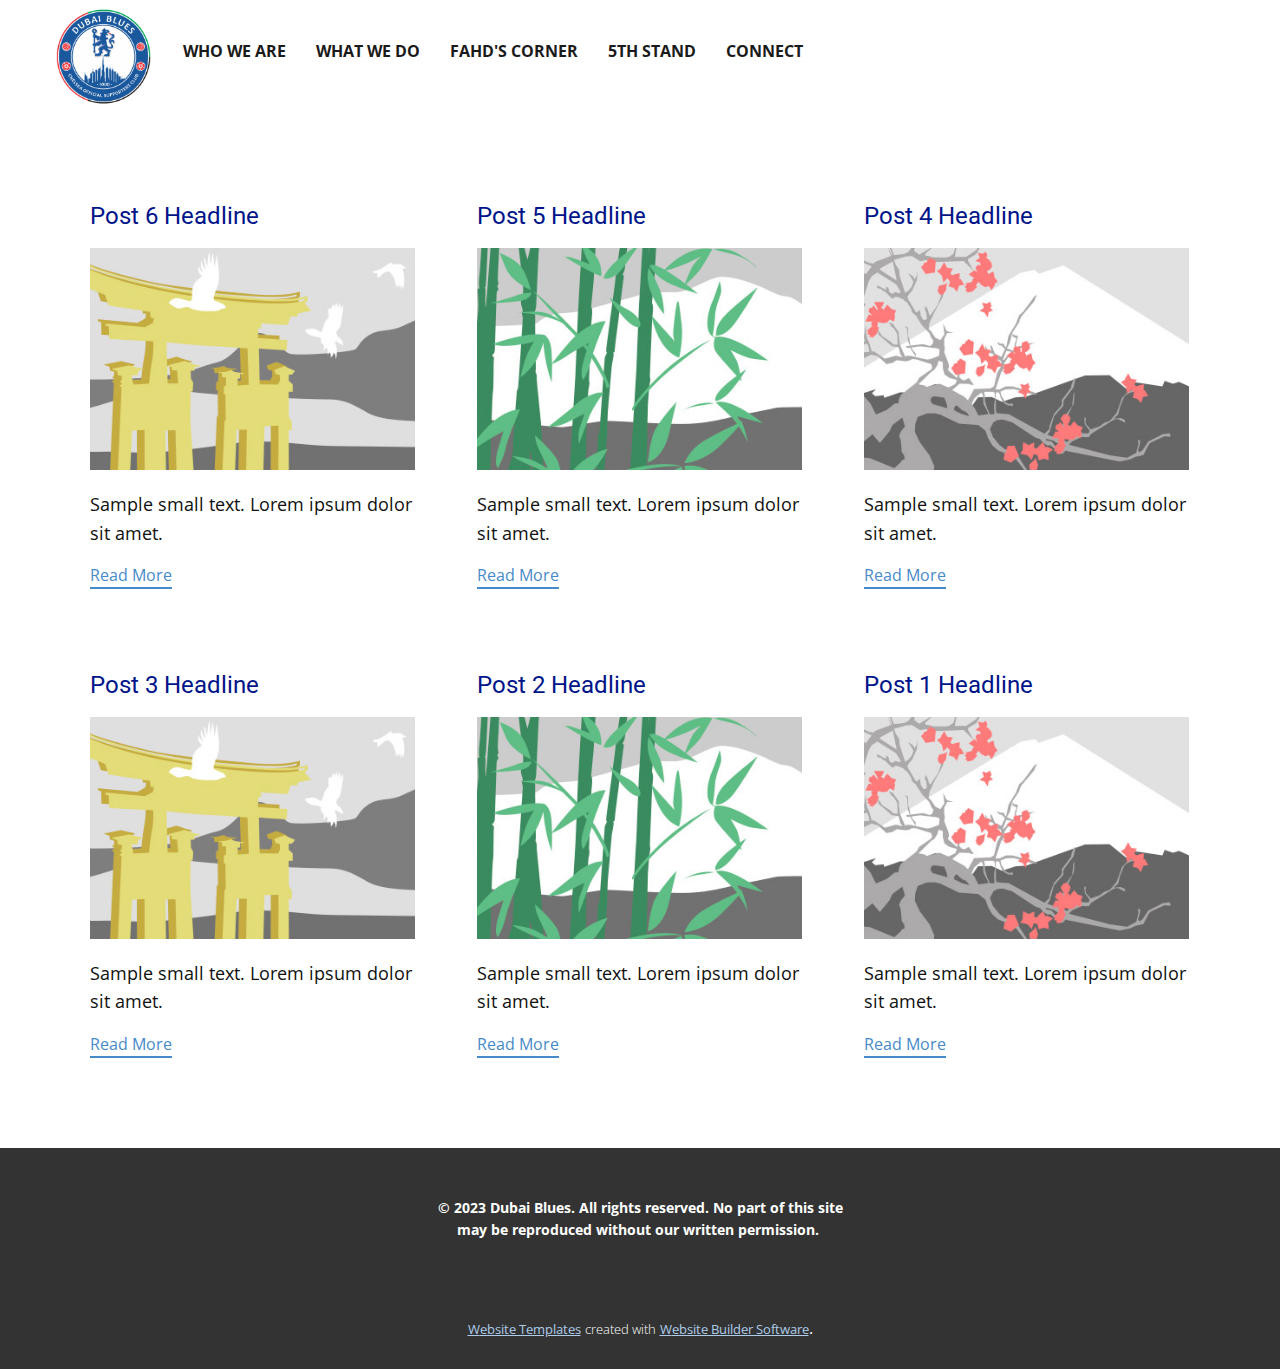
<file: blog/blog.html>
<!DOCTYPE html>
<html style="font-size: 16px;" lang="en"><head>
    <meta name="viewport" content="width=device-width, initial-scale=1.0">
    <meta charset="utf-8">
    <meta name="keywords" content="">
    <meta name="description" content="">
    <title>Blog Template</title>
    <link rel="stylesheet" href="../nicepage.css" media="screen">
<link rel="stylesheet" href="../Blog-Template.css" media="screen">
    <script class="u-script" type="text/javascript" src="../jquery.js" defer=""></script>
    <script class="u-script" type="text/javascript" src="../nicepage.js" defer=""></script>
    <meta name="generator" content="Nicepage 5.13.1, nicepage.com">
    <link id="u-theme-google-font" rel="stylesheet" href="https://fonts.googleapis.com/css?family=Roboto:100,100i,300,300i,400,400i,500,500i,700,700i,900,900i|Open+Sans:300,300i,400,400i,500,500i,600,600i,700,700i,800,800i">
    
    
    <script type="application/ld+json">{
		"@context": "http://schema.org",
		"@type": "Organization",
		"name": "",
		"logo": "images/default-logo.png"
}</script>
    <meta name="theme-color" content="#478ac9">
  <meta data-intl-tel-input-cdn-path="intlTelInput/"></head>
  <body class="u-body u-xl-mode" data-lang="en"><header class="u-clearfix u-header u-header" id="sec-92ef"><div class="u-clearfix u-sheet u-sheet-1">
        <a href="https://dubaiblues.com" class="u-image u-logo u-image-1" data-image-width="547" data-image-height="556" title="dubaiblues">
          <img src="../images/default-logo.png" class="u-logo-image u-logo-image-1">
        </a>
        <nav class="u-menu u-menu-one-level u-offcanvas u-menu-1">
          <div class="menu-collapse" style="font-size: 1rem; letter-spacing: 0px; font-weight: 700; text-transform: uppercase;">
            <a class="u-button-style u-custom-active-border-color u-custom-active-color u-custom-border u-custom-border-color u-custom-borders u-custom-hover-border-color u-custom-hover-color u-custom-left-right-menu-spacing u-custom-padding-bottom u-custom-text-active-color u-custom-text-color u-custom-text-hover-color u-custom-top-bottom-menu-spacing u-nav-link u-text-active-palette-1-base u-text-hover-palette-2-base" href="#">
              <svg class="u-svg-link" viewBox="0 0 24 24"><use xmlns:xlink="http://www.w3.org/1999/xlink" xlink:href="#menu-hamburger"></use></svg>
              <svg class="u-svg-content" version="1.1" id="menu-hamburger" viewBox="0 0 16 16" x="0px" y="0px" xmlns:xlink="http://www.w3.org/1999/xlink" xmlns="http://www.w3.org/2000/svg"><g><rect y="1" width="16" height="2"></rect><rect y="7" width="16" height="2"></rect><rect y="13" width="16" height="2"></rect>
</g></svg>
            </a>
          </div>
          <div class="u-custom-menu u-nav-container">
            <ul class="u-nav u-spacing-30 u-unstyled u-nav-1"><li class="u-nav-item"><a class="u-border-2 u-border-active-custom-color-1 u-border-hover-custom-color-1 u-border-no-left u-border-no-right u-border-no-top u-button-style u-nav-link u-text-active-custom-color-1 u-text-grey-90 u-text-hover-custom-color-1" href="../Home.html" style="padding: 10px 0px;">Who We Are</a>
</li><li class="u-nav-item"><a class="u-border-2 u-border-active-custom-color-1 u-border-hover-custom-color-1 u-border-no-left u-border-no-right u-border-no-top u-button-style u-nav-link u-text-active-custom-color-1 u-text-grey-90 u-text-hover-custom-color-1" href="../whatwedo.html" style="padding: 10px 0px;">What we do</a>
</li><li class="u-nav-item"><a class="u-border-2 u-border-active-custom-color-1 u-border-hover-custom-color-1 u-border-no-left u-border-no-right u-border-no-top u-button-style u-nav-link u-text-active-custom-color-1 u-text-grey-90 u-text-hover-custom-color-1" href="../Home.html#carousel_30e5" style="padding: 10px 0px;">Fahd's Corner</a>
</li><li class="u-nav-item"><a class="u-border-2 u-border-active-custom-color-1 u-border-hover-custom-color-1 u-border-no-left u-border-no-right u-border-no-top u-button-style u-nav-link u-text-active-custom-color-1 u-text-grey-90 u-text-hover-custom-color-1" href="../Home.html#carousel_f237" style="padding: 10px 0px;">5th Stand</a>
</li><li class="u-nav-item"><a class="u-border-2 u-border-active-custom-color-1 u-border-hover-custom-color-1 u-border-no-left u-border-no-right u-border-no-top u-button-style u-nav-link u-text-active-custom-color-1 u-text-grey-90 u-text-hover-custom-color-1" href="../Home.html#carousel_03e1" style="padding: 10px 0px;">Connect</a>
</li></ul>
          </div>
          <div class="u-custom-menu u-nav-container-collapse">
            <div class="u-black u-container-style u-inner-container-layout u-opacity u-opacity-95 u-sidenav">
              <div class="u-inner-container-layout u-sidenav-overflow">
                <div class="u-menu-close"></div>
                <ul class="u-align-center u-nav u-popupmenu-items u-unstyled u-nav-2"><li class="u-nav-item"><a class="u-button-style u-nav-link" href="../Home.html">Who We Are</a>
</li><li class="u-nav-item"><a class="u-button-style u-nav-link" href="../whatwedo.html">What we do</a>
</li><li class="u-nav-item"><a class="u-button-style u-nav-link" href="../Home.html#carousel_30e5">Fahd's Corner</a>
</li><li class="u-nav-item"><a class="u-button-style u-nav-link" href="../Home.html#carousel_f237">5th Stand</a>
</li><li class="u-nav-item"><a class="u-button-style u-nav-link" href="../Home.html#carousel_03e1">Connect</a>
</li></ul>
              </div>
            </div>
            <div class="u-black u-menu-overlay u-opacity u-opacity-70"></div>
          </div>
        </nav>
      </div></header>
    <section class="u-clearfix u-section-1" id="sec-4361">
      <div class="u-clearfix u-sheet u-valign-middle u-sheet-1"><!--blog--><!--blog_options_json--><!--{"type":"Recent","source":"","tags":"","count":""}--><!--/blog_options_json-->
        <div class="u-blog u-expanded-width u-repeater u-repeater-1"><!--blog_post-->
          <div class="u-blog-post u-container-style u-repeater-item u-white u-repeater-item-1">
            <div class="u-container-layout u-similar-container u-valign-top u-container-layout-1"><!--blog_post_header-->
              <h4 class="u-blog-control u-text u-text-1">
                <a class="u-post-header-link" href="../blog/post-5.html">Post 6 Headline</a>
              </h4><!--/blog_post_header--><!--blog_post_image-->
              <a class="u-post-header-link" href="../blog/post-5.html"><img alt="" class="u-blog-control u-expanded-width u-image u-image-default u-image-1" src="../images/8ad73f3c.jpeg"></a><!--/blog_post_image--><!--blog_post_content-->
              <div class="u-blog-control u-post-content u-text u-text-2 fr-view">Sample small text. Lorem ipsum dolor sit amet.</div><!--/blog_post_content--><!--blog_post_readmore-->
              <a href="../blog/post-5.html" class="u-blog-control u-border-2 u-border-palette-1-base u-btn u-btn-rectangle u-button-style u-none u-btn-1"><!--blog_post_readmore_content--><!--options_json--><!--{"content":"","defaultValue":"Read More"}--><!--/options_json-->Read More<!--/blog_post_readmore_content--></a><!--/blog_post_readmore-->
            </div>
          </div><div class="u-blog-post u-container-style u-repeater-item u-video-cover u-white">
            <div class="u-container-layout u-similar-container u-valign-top u-container-layout-2"><!--blog_post_header-->
              <h4 class="u-blog-control u-text u-text-3">
                <a class="u-post-header-link" href="../blog/post-4.html">Post 5 Headline</a>
              </h4><!--/blog_post_header--><!--blog_post_image-->
              <a class="u-post-header-link" href="../blog/post-4.html"><img alt="" class="u-blog-control u-expanded-width u-image u-image-default u-image-2" src="../images/68f64b9d.jpeg"></a><!--/blog_post_image--><!--blog_post_content-->
              <div class="u-blog-control u-post-content u-text u-text-4 fr-view">Sample small text. Lorem ipsum dolor sit amet.</div><!--/blog_post_content--><!--blog_post_readmore-->
              <a href="../blog/post-4.html" class="u-blog-control u-border-2 u-border-palette-1-base u-btn u-btn-rectangle u-button-style u-none u-btn-2"><!--blog_post_readmore_content--><!--options_json--><!--{"content":"","defaultValue":"Read More"}--><!--/options_json-->Read More<!--/blog_post_readmore_content--></a><!--/blog_post_readmore-->
            </div>
          </div><div class="u-blog-post u-container-style u-repeater-item u-video-cover u-white">
            <div class="u-container-layout u-similar-container u-valign-top u-container-layout-3"><!--blog_post_header-->
              <h4 class="u-blog-control u-text u-text-5">
                <a class="u-post-header-link" href="../blog/post-3.html">Post 4 Headline</a>
              </h4><!--/blog_post_header--><!--blog_post_image-->
              <a class="u-post-header-link" href="../blog/post-3.html"><img alt="" class="u-blog-control u-expanded-width u-image u-image-default u-image-3" src="../images/0fd3416c.jpeg"></a><!--/blog_post_image--><!--blog_post_content-->
              <div class="u-blog-control u-post-content u-text u-text-6 fr-view">Sample small text. Lorem ipsum dolor sit amet.</div><!--/blog_post_content--><!--blog_post_readmore-->
              <a href="../blog/post-3.html" class="u-blog-control u-border-2 u-border-palette-1-base u-btn u-btn-rectangle u-button-style u-none u-btn-3"><!--blog_post_readmore_content--><!--options_json--><!--{"content":"","defaultValue":"Read More"}--><!--/options_json-->Read More<!--/blog_post_readmore_content--></a><!--/blog_post_readmore-->
            </div>
          </div><div class="u-blog-post u-container-style u-repeater-item u-white u-repeater-item-1">
            <div class="u-container-layout u-similar-container u-valign-top u-container-layout-1"><!--blog_post_header-->
              <h4 class="u-blog-control u-text u-text-1">
                <a class="u-post-header-link" href="../blog/post-2.html">Post 3 Headline</a>
              </h4><!--/blog_post_header--><!--blog_post_image-->
              <a class="u-post-header-link" href="../blog/post-2.html"><img alt="" class="u-blog-control u-expanded-width u-image u-image-default u-image-1" src="../images/8ad73f3c.jpeg"></a><!--/blog_post_image--><!--blog_post_content-->
              <div class="u-blog-control u-post-content u-text u-text-2 fr-view">Sample small text. Lorem ipsum dolor sit amet.</div><!--/blog_post_content--><!--blog_post_readmore-->
              <a href="../blog/post-2.html" class="u-blog-control u-border-2 u-border-palette-1-base u-btn u-btn-rectangle u-button-style u-none u-btn-1"><!--blog_post_readmore_content--><!--options_json--><!--{"content":"","defaultValue":"Read More"}--><!--/options_json-->Read More<!--/blog_post_readmore_content--></a><!--/blog_post_readmore-->
            </div>
          </div><div class="u-blog-post u-container-style u-repeater-item u-video-cover u-white">
            <div class="u-container-layout u-similar-container u-valign-top u-container-layout-2"><!--blog_post_header-->
              <h4 class="u-blog-control u-text u-text-3">
                <a class="u-post-header-link" href="../blog/post-1.html">Post 2 Headline</a>
              </h4><!--/blog_post_header--><!--blog_post_image-->
              <a class="u-post-header-link" href="../blog/post-1.html"><img alt="" class="u-blog-control u-expanded-width u-image u-image-default u-image-2" src="../images/68f64b9d.jpeg"></a><!--/blog_post_image--><!--blog_post_content-->
              <div class="u-blog-control u-post-content u-text u-text-4 fr-view">Sample small text. Lorem ipsum dolor sit amet.</div><!--/blog_post_content--><!--blog_post_readmore-->
              <a href="../blog/post-1.html" class="u-blog-control u-border-2 u-border-palette-1-base u-btn u-btn-rectangle u-button-style u-none u-btn-2"><!--blog_post_readmore_content--><!--options_json--><!--{"content":"","defaultValue":"Read More"}--><!--/options_json-->Read More<!--/blog_post_readmore_content--></a><!--/blog_post_readmore-->
            </div>
          </div><div class="u-blog-post u-container-style u-repeater-item u-video-cover u-white">
            <div class="u-container-layout u-similar-container u-valign-top u-container-layout-3"><!--blog_post_header-->
              <h4 class="u-blog-control u-text u-text-5">
                <a class="u-post-header-link" href="../blog/post.html">Post 1 Headline</a>
              </h4><!--/blog_post_header--><!--blog_post_image-->
              <a class="u-post-header-link" href="../blog/post.html"><img alt="" class="u-blog-control u-expanded-width u-image u-image-default u-image-3" src="../images/0fd3416c.jpeg"></a><!--/blog_post_image--><!--blog_post_content-->
              <div class="u-blog-control u-post-content u-text u-text-6 fr-view">Sample small text. Lorem ipsum dolor sit amet.</div><!--/blog_post_content--><!--blog_post_readmore-->
              <a href="../blog/post.html" class="u-blog-control u-border-2 u-border-palette-1-base u-btn u-btn-rectangle u-button-style u-none u-btn-3"><!--blog_post_readmore_content--><!--options_json--><!--{"content":"","defaultValue":"Read More"}--><!--/options_json-->Read More<!--/blog_post_readmore_content--></a><!--/blog_post_readmore-->
            </div>
          </div><!--/blog_post--><!--blog_post-->
          <!--/blog_post--><!--blog_post-->
          <!--/blog_post-->
        </div><!--/blog-->
      </div>
    </section>
    
    
    <footer class="u-align-center u-clearfix u-footer u-grey-80 u-footer" id="sec-0a3b"><div class="u-clearfix u-sheet u-sheet-1">
        <p class="u-small-text u-text u-text-variant u-text-1"><b>© 2023 Dubai Blues. All rights reserved. No part of this site may be reproduced without our written permission.&nbsp;</b>
        </p>
      </div></footer>
    <section class="u-backlink u-clearfix u-grey-80">
      <a class="u-link" href="https://nicepage.com/website-templates" target="_blank">
        <span>Website Templates</span>
      </a>
      <p class="u-text">
        <span>created with</span>
      </p>
      <a class="u-link" href="" target="_blank">
        <span>Website Builder Software</span>
      </a>. 
    </section>
  
</body></html>
</file>
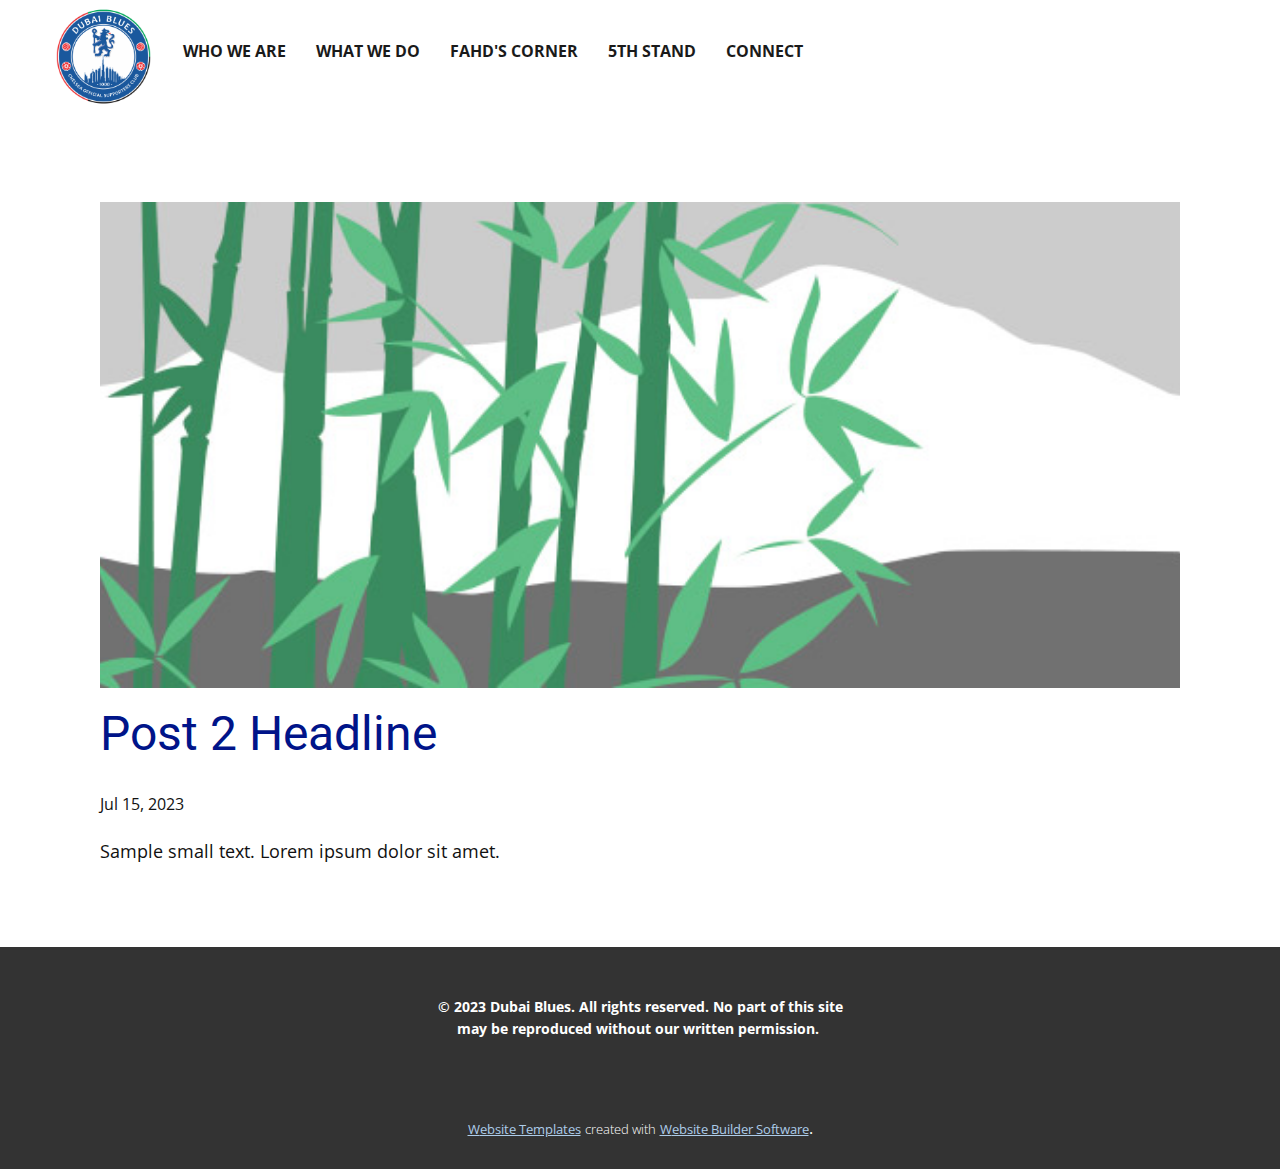
<file: blog/post-1.html>
<!DOCTYPE html>
<html style="font-size: 16px;" lang="en"><head>
    <meta name="viewport" content="width=device-width, initial-scale=1.0">
    <meta charset="utf-8">
    <meta name="keywords" content="Post 1 Headline">
    <meta name="description" content="">
    <title>Post 2 Headline</title>
    <link rel="stylesheet" href="../nicepage.css" media="screen">
<link rel="stylesheet" href="../Post-Template.css" media="screen">
    <script class="u-script" type="text/javascript" src="../jquery.js" defer=""></script>
    <script class="u-script" type="text/javascript" src="../nicepage.js" defer=""></script>
    <meta name="generator" content="Nicepage 5.13.1, nicepage.com">
    <link id="u-theme-google-font" rel="stylesheet" href="https://fonts.googleapis.com/css?family=Roboto:100,100i,300,300i,400,400i,500,500i,700,700i,900,900i|Open+Sans:300,300i,400,400i,500,500i,600,600i,700,700i,800,800i">
    
    
    <script type="application/ld+json">{
		"@context": "http://schema.org",
		"@type": "Organization",
		"name": "",
		"logo": "images/default-logo.png"
}</script>
    <meta name="theme-color" content="#478ac9">
  <meta data-intl-tel-input-cdn-path="intlTelInput/"></head>
  <body class="u-body u-xl-mode" data-lang="en"><header class="u-clearfix u-header u-header" id="sec-92ef"><div class="u-clearfix u-sheet u-sheet-1">
        <a href="https://dubaiblues.com" class="u-image u-logo u-image-1" data-image-width="547" data-image-height="556" title="dubaiblues">
          <img src="../images/default-logo.png" class="u-logo-image u-logo-image-1">
        </a>
        <nav class="u-menu u-menu-one-level u-offcanvas u-menu-1">
          <div class="menu-collapse" style="font-size: 1rem; letter-spacing: 0px; font-weight: 700; text-transform: uppercase;">
            <a class="u-button-style u-custom-active-border-color u-custom-active-color u-custom-border u-custom-border-color u-custom-borders u-custom-hover-border-color u-custom-hover-color u-custom-left-right-menu-spacing u-custom-padding-bottom u-custom-text-active-color u-custom-text-color u-custom-text-hover-color u-custom-top-bottom-menu-spacing u-nav-link u-text-active-palette-1-base u-text-hover-palette-2-base" href="#">
              <svg class="u-svg-link" viewBox="0 0 24 24"><use xmlns:xlink="http://www.w3.org/1999/xlink" xlink:href="#menu-hamburger"></use></svg>
              <svg class="u-svg-content" version="1.1" id="menu-hamburger" viewBox="0 0 16 16" x="0px" y="0px" xmlns:xlink="http://www.w3.org/1999/xlink" xmlns="http://www.w3.org/2000/svg"><g><rect y="1" width="16" height="2"></rect><rect y="7" width="16" height="2"></rect><rect y="13" width="16" height="2"></rect>
</g></svg>
            </a>
          </div>
          <div class="u-custom-menu u-nav-container">
            <ul class="u-nav u-spacing-30 u-unstyled u-nav-1"><li class="u-nav-item"><a class="u-border-2 u-border-active-custom-color-1 u-border-hover-custom-color-1 u-border-no-left u-border-no-right u-border-no-top u-button-style u-nav-link u-text-active-custom-color-1 u-text-grey-90 u-text-hover-custom-color-1" href="../Home.html" style="padding: 10px 0px;">Who We Are</a>
</li><li class="u-nav-item"><a class="u-border-2 u-border-active-custom-color-1 u-border-hover-custom-color-1 u-border-no-left u-border-no-right u-border-no-top u-button-style u-nav-link u-text-active-custom-color-1 u-text-grey-90 u-text-hover-custom-color-1" href="../whatwedo.html" style="padding: 10px 0px;">What we do</a>
</li><li class="u-nav-item"><a class="u-border-2 u-border-active-custom-color-1 u-border-hover-custom-color-1 u-border-no-left u-border-no-right u-border-no-top u-button-style u-nav-link u-text-active-custom-color-1 u-text-grey-90 u-text-hover-custom-color-1" href="../Home.html#carousel_30e5" style="padding: 10px 0px;">Fahd's Corner</a>
</li><li class="u-nav-item"><a class="u-border-2 u-border-active-custom-color-1 u-border-hover-custom-color-1 u-border-no-left u-border-no-right u-border-no-top u-button-style u-nav-link u-text-active-custom-color-1 u-text-grey-90 u-text-hover-custom-color-1" href="../Home.html#carousel_f237" style="padding: 10px 0px;">5th Stand</a>
</li><li class="u-nav-item"><a class="u-border-2 u-border-active-custom-color-1 u-border-hover-custom-color-1 u-border-no-left u-border-no-right u-border-no-top u-button-style u-nav-link u-text-active-custom-color-1 u-text-grey-90 u-text-hover-custom-color-1" href="../Home.html#carousel_03e1" style="padding: 10px 0px;">Connect</a>
</li></ul>
          </div>
          <div class="u-custom-menu u-nav-container-collapse">
            <div class="u-black u-container-style u-inner-container-layout u-opacity u-opacity-95 u-sidenav">
              <div class="u-inner-container-layout u-sidenav-overflow">
                <div class="u-menu-close"></div>
                <ul class="u-align-center u-nav u-popupmenu-items u-unstyled u-nav-2"><li class="u-nav-item"><a class="u-button-style u-nav-link" href="../Home.html">Who We Are</a>
</li><li class="u-nav-item"><a class="u-button-style u-nav-link" href="../whatwedo.html">What we do</a>
</li><li class="u-nav-item"><a class="u-button-style u-nav-link" href="../Home.html#carousel_30e5">Fahd's Corner</a>
</li><li class="u-nav-item"><a class="u-button-style u-nav-link" href="../Home.html#carousel_f237">5th Stand</a>
</li><li class="u-nav-item"><a class="u-button-style u-nav-link" href="../Home.html#carousel_03e1">Connect</a>
</li></ul>
              </div>
            </div>
            <div class="u-black u-menu-overlay u-opacity u-opacity-70"></div>
          </div>
        </nav>
      </div></header>
    <section class="u-align-center u-clearfix u-section-1" id="sec-1a25">
      <div class="u-clearfix u-sheet u-valign-middle-md u-valign-middle-sm u-valign-middle-xs u-sheet-1"><!--post_details--><!--post_details_options_json--><!--{"source":""}--><!--/post_details_options_json--><!--blog_post-->
        <div class="u-container-style u-expanded-width u-post-details u-post-details-1">
          <div class="u-container-layout u-valign-middle u-container-layout-1"><!--blog_post_image-->
            <img alt="" class="u-blog-control u-expanded-width u-image u-image-default u-image-1" src="../images/68f64b9d.jpeg"><!--/blog_post_image--><!--blog_post_header-->
            <h2 class="u-blog-control u-text u-text-1">Post 2 Headline</h2><!--/blog_post_header--><!--blog_post_metadata-->
            <div class="u-blog-control u-metadata u-metadata-1"><!--blog_post_metadata_date-->
              <span class="u-meta-date u-meta-icon">Jul 15, 2023</span><!--/blog_post_metadata_date--><!--blog_post_metadata_category-->
              <!--/blog_post_metadata_category--><!--blog_post_metadata_comments-->
              <!--/blog_post_metadata_comments-->
            </div><!--/blog_post_metadata--><!--blog_post_content-->
            <div class="u-align-justify u-blog-control u-post-content u-text u-text-2 fr-view">
  Sample small text. Lorem ipsum dolor sit amet.
  </div><!--/blog_post_content-->
          </div>
        </div><!--/blog_post--><!--/post_details-->
      </div>
    </section>
    
    
    <footer class="u-align-center u-clearfix u-footer u-grey-80 u-footer" id="sec-0a3b"><div class="u-clearfix u-sheet u-sheet-1">
        <p class="u-small-text u-text u-text-variant u-text-1"><b>© 2023 Dubai Blues. All rights reserved. No part of this site may be reproduced without our written permission.&nbsp;</b>
        </p>
      </div></footer>
    <section class="u-backlink u-clearfix u-grey-80">
      <a class="u-link" href="https://nicepage.com/website-templates" target="_blank">
        <span>Website Templates</span>
      </a>
      <p class="u-text">
        <span>created with</span>
      </p>
      <a class="u-link" href="" target="_blank">
        <span>Website Builder Software</span>
      </a>. 
    </section>
  
</body></html>
</file>
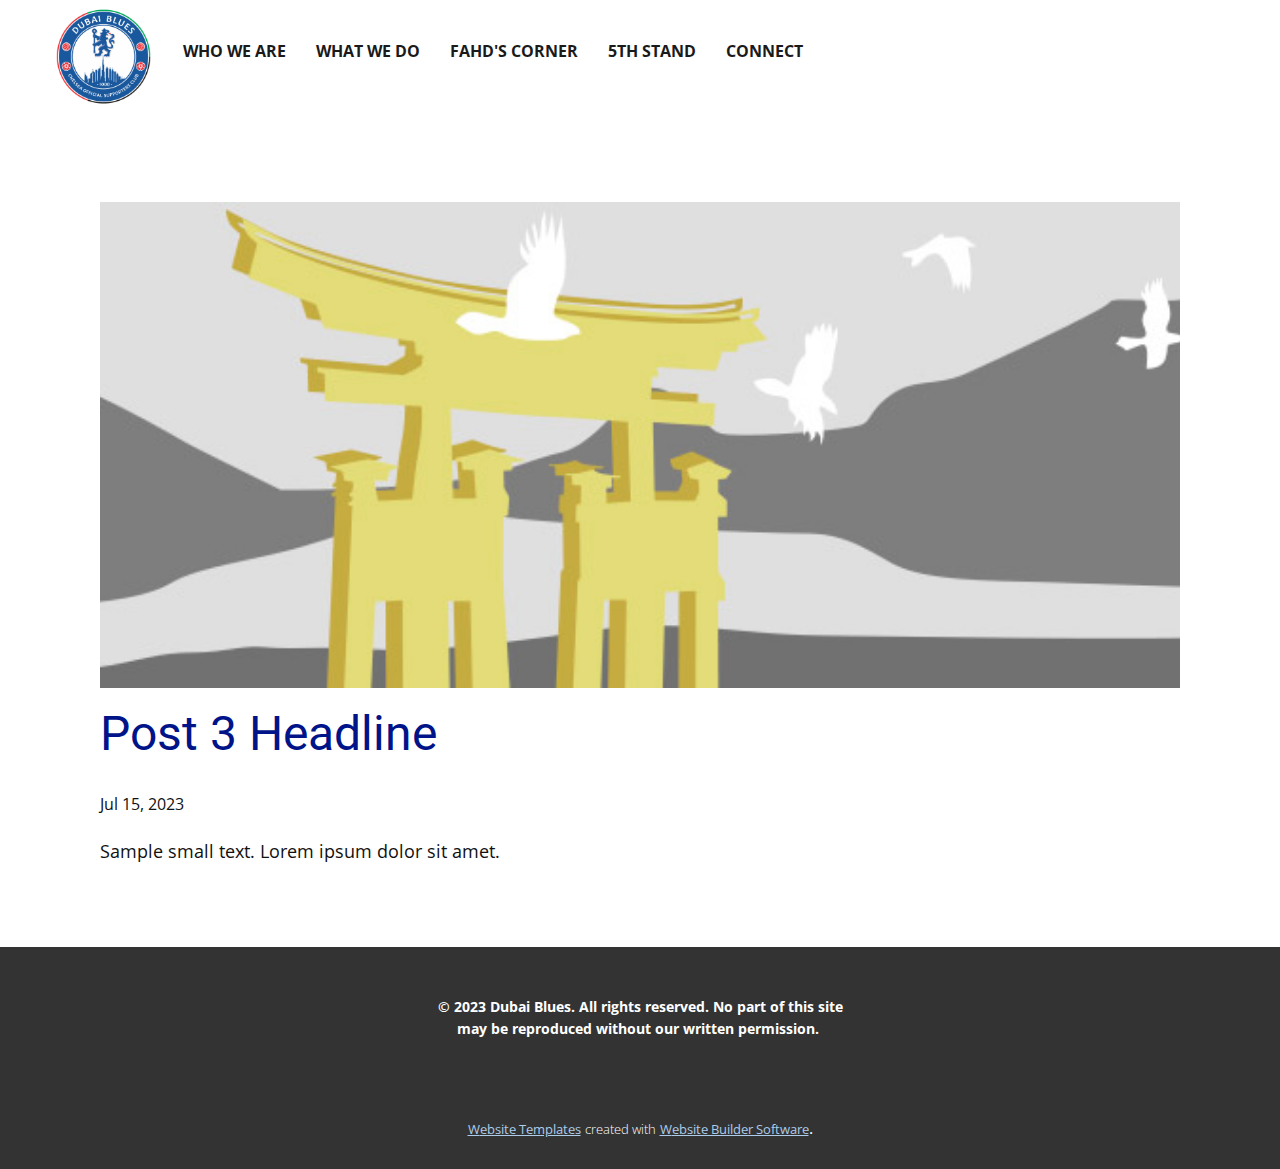
<file: blog/post-2.html>
<!DOCTYPE html>
<html style="font-size: 16px;" lang="en"><head>
    <meta name="viewport" content="width=device-width, initial-scale=1.0">
    <meta charset="utf-8">
    <meta name="keywords" content="Post 1 Headline">
    <meta name="description" content="">
    <title>Post 3 Headline</title>
    <link rel="stylesheet" href="../nicepage.css" media="screen">
<link rel="stylesheet" href="../Post-Template.css" media="screen">
    <script class="u-script" type="text/javascript" src="../jquery.js" defer=""></script>
    <script class="u-script" type="text/javascript" src="../nicepage.js" defer=""></script>
    <meta name="generator" content="Nicepage 5.13.1, nicepage.com">
    <link id="u-theme-google-font" rel="stylesheet" href="https://fonts.googleapis.com/css?family=Roboto:100,100i,300,300i,400,400i,500,500i,700,700i,900,900i|Open+Sans:300,300i,400,400i,500,500i,600,600i,700,700i,800,800i">
    
    
    <script type="application/ld+json">{
		"@context": "http://schema.org",
		"@type": "Organization",
		"name": "",
		"logo": "images/default-logo.png"
}</script>
    <meta name="theme-color" content="#478ac9">
  <meta data-intl-tel-input-cdn-path="intlTelInput/"></head>
  <body class="u-body u-xl-mode" data-lang="en"><header class="u-clearfix u-header u-header" id="sec-92ef"><div class="u-clearfix u-sheet u-sheet-1">
        <a href="https://dubaiblues.com" class="u-image u-logo u-image-1" data-image-width="547" data-image-height="556" title="dubaiblues">
          <img src="../images/default-logo.png" class="u-logo-image u-logo-image-1">
        </a>
        <nav class="u-menu u-menu-one-level u-offcanvas u-menu-1">
          <div class="menu-collapse" style="font-size: 1rem; letter-spacing: 0px; font-weight: 700; text-transform: uppercase;">
            <a class="u-button-style u-custom-active-border-color u-custom-active-color u-custom-border u-custom-border-color u-custom-borders u-custom-hover-border-color u-custom-hover-color u-custom-left-right-menu-spacing u-custom-padding-bottom u-custom-text-active-color u-custom-text-color u-custom-text-hover-color u-custom-top-bottom-menu-spacing u-nav-link u-text-active-palette-1-base u-text-hover-palette-2-base" href="#">
              <svg class="u-svg-link" viewBox="0 0 24 24"><use xmlns:xlink="http://www.w3.org/1999/xlink" xlink:href="#menu-hamburger"></use></svg>
              <svg class="u-svg-content" version="1.1" id="menu-hamburger" viewBox="0 0 16 16" x="0px" y="0px" xmlns:xlink="http://www.w3.org/1999/xlink" xmlns="http://www.w3.org/2000/svg"><g><rect y="1" width="16" height="2"></rect><rect y="7" width="16" height="2"></rect><rect y="13" width="16" height="2"></rect>
</g></svg>
            </a>
          </div>
          <div class="u-custom-menu u-nav-container">
            <ul class="u-nav u-spacing-30 u-unstyled u-nav-1"><li class="u-nav-item"><a class="u-border-2 u-border-active-custom-color-1 u-border-hover-custom-color-1 u-border-no-left u-border-no-right u-border-no-top u-button-style u-nav-link u-text-active-custom-color-1 u-text-grey-90 u-text-hover-custom-color-1" href="../Home.html" style="padding: 10px 0px;">Who We Are</a>
</li><li class="u-nav-item"><a class="u-border-2 u-border-active-custom-color-1 u-border-hover-custom-color-1 u-border-no-left u-border-no-right u-border-no-top u-button-style u-nav-link u-text-active-custom-color-1 u-text-grey-90 u-text-hover-custom-color-1" href="../whatwedo.html" style="padding: 10px 0px;">What we do</a>
</li><li class="u-nav-item"><a class="u-border-2 u-border-active-custom-color-1 u-border-hover-custom-color-1 u-border-no-left u-border-no-right u-border-no-top u-button-style u-nav-link u-text-active-custom-color-1 u-text-grey-90 u-text-hover-custom-color-1" href="../Home.html#carousel_30e5" style="padding: 10px 0px;">Fahd's Corner</a>
</li><li class="u-nav-item"><a class="u-border-2 u-border-active-custom-color-1 u-border-hover-custom-color-1 u-border-no-left u-border-no-right u-border-no-top u-button-style u-nav-link u-text-active-custom-color-1 u-text-grey-90 u-text-hover-custom-color-1" href="../Home.html#carousel_f237" style="padding: 10px 0px;">5th Stand</a>
</li><li class="u-nav-item"><a class="u-border-2 u-border-active-custom-color-1 u-border-hover-custom-color-1 u-border-no-left u-border-no-right u-border-no-top u-button-style u-nav-link u-text-active-custom-color-1 u-text-grey-90 u-text-hover-custom-color-1" href="../Home.html#carousel_03e1" style="padding: 10px 0px;">Connect</a>
</li></ul>
          </div>
          <div class="u-custom-menu u-nav-container-collapse">
            <div class="u-black u-container-style u-inner-container-layout u-opacity u-opacity-95 u-sidenav">
              <div class="u-inner-container-layout u-sidenav-overflow">
                <div class="u-menu-close"></div>
                <ul class="u-align-center u-nav u-popupmenu-items u-unstyled u-nav-2"><li class="u-nav-item"><a class="u-button-style u-nav-link" href="../Home.html">Who We Are</a>
</li><li class="u-nav-item"><a class="u-button-style u-nav-link" href="../whatwedo.html">What we do</a>
</li><li class="u-nav-item"><a class="u-button-style u-nav-link" href="../Home.html#carousel_30e5">Fahd's Corner</a>
</li><li class="u-nav-item"><a class="u-button-style u-nav-link" href="../Home.html#carousel_f237">5th Stand</a>
</li><li class="u-nav-item"><a class="u-button-style u-nav-link" href="../Home.html#carousel_03e1">Connect</a>
</li></ul>
              </div>
            </div>
            <div class="u-black u-menu-overlay u-opacity u-opacity-70"></div>
          </div>
        </nav>
      </div></header>
    <section class="u-align-center u-clearfix u-section-1" id="sec-1a25">
      <div class="u-clearfix u-sheet u-valign-middle-md u-valign-middle-sm u-valign-middle-xs u-sheet-1"><!--post_details--><!--post_details_options_json--><!--{"source":""}--><!--/post_details_options_json--><!--blog_post-->
        <div class="u-container-style u-expanded-width u-post-details u-post-details-1">
          <div class="u-container-layout u-valign-middle u-container-layout-1"><!--blog_post_image-->
            <img alt="" class="u-blog-control u-expanded-width u-image u-image-default u-image-1" src="../images/8ad73f3c.jpeg"><!--/blog_post_image--><!--blog_post_header-->
            <h2 class="u-blog-control u-text u-text-1">Post 3 Headline</h2><!--/blog_post_header--><!--blog_post_metadata-->
            <div class="u-blog-control u-metadata u-metadata-1"><!--blog_post_metadata_date-->
              <span class="u-meta-date u-meta-icon">Jul 15, 2023</span><!--/blog_post_metadata_date--><!--blog_post_metadata_category-->
              <!--/blog_post_metadata_category--><!--blog_post_metadata_comments-->
              <!--/blog_post_metadata_comments-->
            </div><!--/blog_post_metadata--><!--blog_post_content-->
            <div class="u-align-justify u-blog-control u-post-content u-text u-text-2 fr-view">
  Sample small text. Lorem ipsum dolor sit amet.
  </div><!--/blog_post_content-->
          </div>
        </div><!--/blog_post--><!--/post_details-->
      </div>
    </section>
    
    
    <footer class="u-align-center u-clearfix u-footer u-grey-80 u-footer" id="sec-0a3b"><div class="u-clearfix u-sheet u-sheet-1">
        <p class="u-small-text u-text u-text-variant u-text-1"><b>© 2023 Dubai Blues. All rights reserved. No part of this site may be reproduced without our written permission.&nbsp;</b>
        </p>
      </div></footer>
    <section class="u-backlink u-clearfix u-grey-80">
      <a class="u-link" href="https://nicepage.com/website-templates" target="_blank">
        <span>Website Templates</span>
      </a>
      <p class="u-text">
        <span>created with</span>
      </p>
      <a class="u-link" href="" target="_blank">
        <span>Website Builder Software</span>
      </a>. 
    </section>
  
</body></html>
</file>
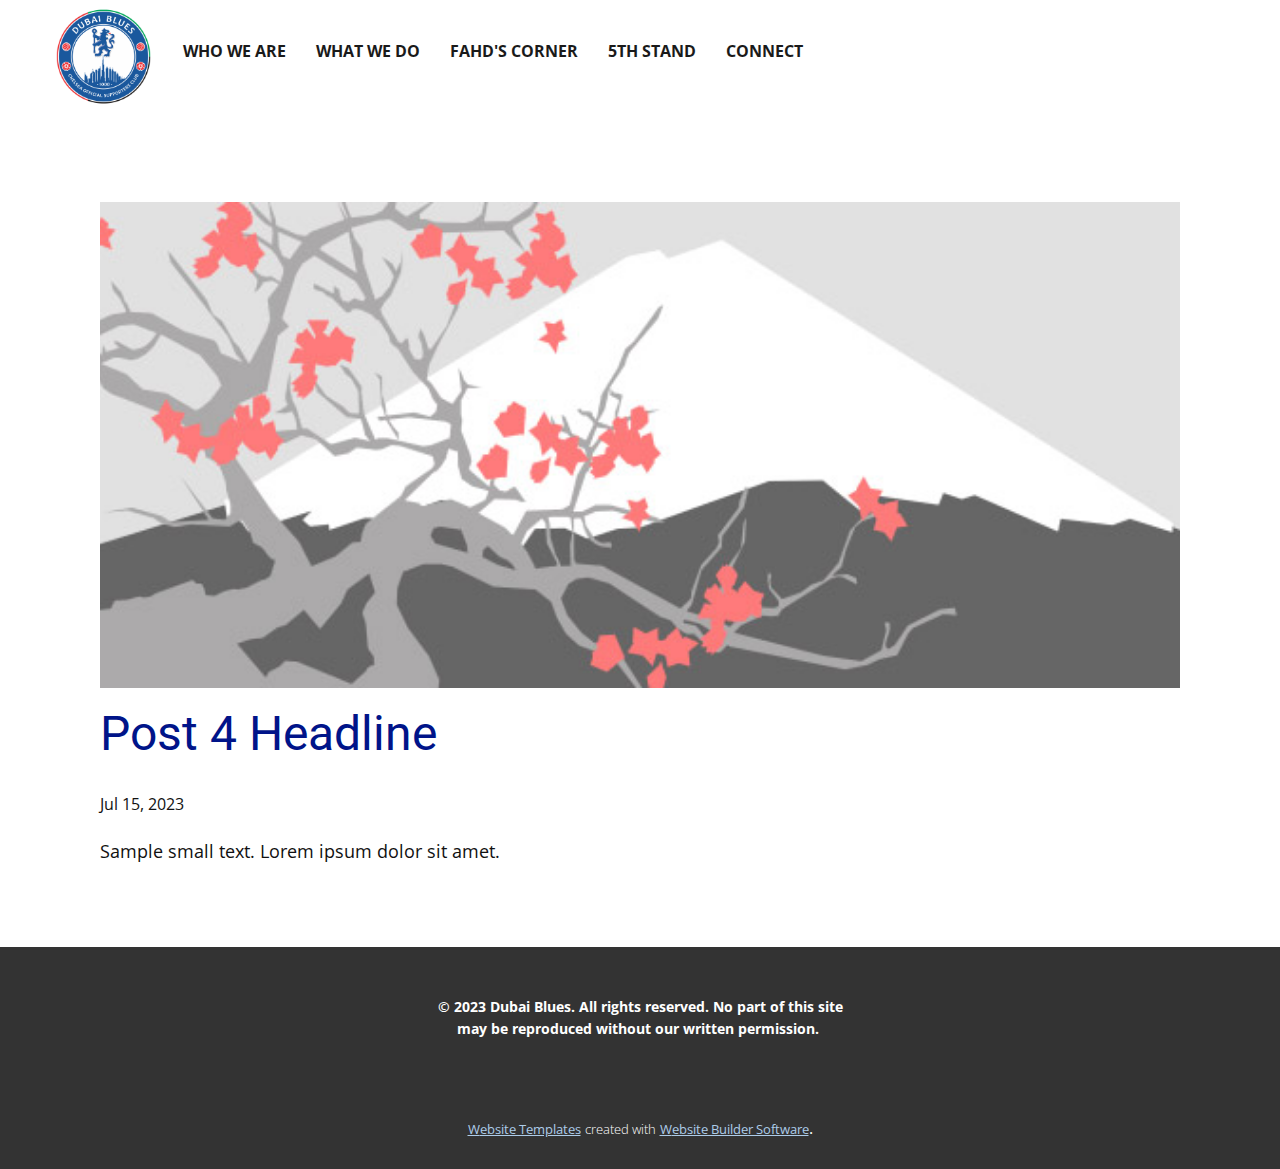
<file: blog/post-3.html>
<!DOCTYPE html>
<html style="font-size: 16px;" lang="en"><head>
    <meta name="viewport" content="width=device-width, initial-scale=1.0">
    <meta charset="utf-8">
    <meta name="keywords" content="Post 1 Headline">
    <meta name="description" content="">
    <title>Post 4 Headline</title>
    <link rel="stylesheet" href="../nicepage.css" media="screen">
<link rel="stylesheet" href="../Post-Template.css" media="screen">
    <script class="u-script" type="text/javascript" src="../jquery.js" defer=""></script>
    <script class="u-script" type="text/javascript" src="../nicepage.js" defer=""></script>
    <meta name="generator" content="Nicepage 5.13.1, nicepage.com">
    <link id="u-theme-google-font" rel="stylesheet" href="https://fonts.googleapis.com/css?family=Roboto:100,100i,300,300i,400,400i,500,500i,700,700i,900,900i|Open+Sans:300,300i,400,400i,500,500i,600,600i,700,700i,800,800i">
    
    
    <script type="application/ld+json">{
		"@context": "http://schema.org",
		"@type": "Organization",
		"name": "",
		"logo": "images/default-logo.png"
}</script>
    <meta name="theme-color" content="#478ac9">
  <meta data-intl-tel-input-cdn-path="intlTelInput/"></head>
  <body class="u-body u-xl-mode" data-lang="en"><header class="u-clearfix u-header u-header" id="sec-92ef"><div class="u-clearfix u-sheet u-sheet-1">
        <a href="https://dubaiblues.com" class="u-image u-logo u-image-1" data-image-width="547" data-image-height="556" title="dubaiblues">
          <img src="../images/default-logo.png" class="u-logo-image u-logo-image-1">
        </a>
        <nav class="u-menu u-menu-one-level u-offcanvas u-menu-1">
          <div class="menu-collapse" style="font-size: 1rem; letter-spacing: 0px; font-weight: 700; text-transform: uppercase;">
            <a class="u-button-style u-custom-active-border-color u-custom-active-color u-custom-border u-custom-border-color u-custom-borders u-custom-hover-border-color u-custom-hover-color u-custom-left-right-menu-spacing u-custom-padding-bottom u-custom-text-active-color u-custom-text-color u-custom-text-hover-color u-custom-top-bottom-menu-spacing u-nav-link u-text-active-palette-1-base u-text-hover-palette-2-base" href="#">
              <svg class="u-svg-link" viewBox="0 0 24 24"><use xmlns:xlink="http://www.w3.org/1999/xlink" xlink:href="#menu-hamburger"></use></svg>
              <svg class="u-svg-content" version="1.1" id="menu-hamburger" viewBox="0 0 16 16" x="0px" y="0px" xmlns:xlink="http://www.w3.org/1999/xlink" xmlns="http://www.w3.org/2000/svg"><g><rect y="1" width="16" height="2"></rect><rect y="7" width="16" height="2"></rect><rect y="13" width="16" height="2"></rect>
</g></svg>
            </a>
          </div>
          <div class="u-custom-menu u-nav-container">
            <ul class="u-nav u-spacing-30 u-unstyled u-nav-1"><li class="u-nav-item"><a class="u-border-2 u-border-active-custom-color-1 u-border-hover-custom-color-1 u-border-no-left u-border-no-right u-border-no-top u-button-style u-nav-link u-text-active-custom-color-1 u-text-grey-90 u-text-hover-custom-color-1" href="../Home.html" style="padding: 10px 0px;">Who We Are</a>
</li><li class="u-nav-item"><a class="u-border-2 u-border-active-custom-color-1 u-border-hover-custom-color-1 u-border-no-left u-border-no-right u-border-no-top u-button-style u-nav-link u-text-active-custom-color-1 u-text-grey-90 u-text-hover-custom-color-1" href="../whatwedo.html" style="padding: 10px 0px;">What we do</a>
</li><li class="u-nav-item"><a class="u-border-2 u-border-active-custom-color-1 u-border-hover-custom-color-1 u-border-no-left u-border-no-right u-border-no-top u-button-style u-nav-link u-text-active-custom-color-1 u-text-grey-90 u-text-hover-custom-color-1" href="../Home.html#carousel_30e5" style="padding: 10px 0px;">Fahd's Corner</a>
</li><li class="u-nav-item"><a class="u-border-2 u-border-active-custom-color-1 u-border-hover-custom-color-1 u-border-no-left u-border-no-right u-border-no-top u-button-style u-nav-link u-text-active-custom-color-1 u-text-grey-90 u-text-hover-custom-color-1" href="../Home.html#carousel_f237" style="padding: 10px 0px;">5th Stand</a>
</li><li class="u-nav-item"><a class="u-border-2 u-border-active-custom-color-1 u-border-hover-custom-color-1 u-border-no-left u-border-no-right u-border-no-top u-button-style u-nav-link u-text-active-custom-color-1 u-text-grey-90 u-text-hover-custom-color-1" href="../Home.html#carousel_03e1" style="padding: 10px 0px;">Connect</a>
</li></ul>
          </div>
          <div class="u-custom-menu u-nav-container-collapse">
            <div class="u-black u-container-style u-inner-container-layout u-opacity u-opacity-95 u-sidenav">
              <div class="u-inner-container-layout u-sidenav-overflow">
                <div class="u-menu-close"></div>
                <ul class="u-align-center u-nav u-popupmenu-items u-unstyled u-nav-2"><li class="u-nav-item"><a class="u-button-style u-nav-link" href="../Home.html">Who We Are</a>
</li><li class="u-nav-item"><a class="u-button-style u-nav-link" href="../whatwedo.html">What we do</a>
</li><li class="u-nav-item"><a class="u-button-style u-nav-link" href="../Home.html#carousel_30e5">Fahd's Corner</a>
</li><li class="u-nav-item"><a class="u-button-style u-nav-link" href="../Home.html#carousel_f237">5th Stand</a>
</li><li class="u-nav-item"><a class="u-button-style u-nav-link" href="../Home.html#carousel_03e1">Connect</a>
</li></ul>
              </div>
            </div>
            <div class="u-black u-menu-overlay u-opacity u-opacity-70"></div>
          </div>
        </nav>
      </div></header>
    <section class="u-align-center u-clearfix u-section-1" id="sec-1a25">
      <div class="u-clearfix u-sheet u-valign-middle-md u-valign-middle-sm u-valign-middle-xs u-sheet-1"><!--post_details--><!--post_details_options_json--><!--{"source":""}--><!--/post_details_options_json--><!--blog_post-->
        <div class="u-container-style u-expanded-width u-post-details u-post-details-1">
          <div class="u-container-layout u-valign-middle u-container-layout-1"><!--blog_post_image-->
            <img alt="" class="u-blog-control u-expanded-width u-image u-image-default u-image-1" src="../images/0fd3416c.jpeg"><!--/blog_post_image--><!--blog_post_header-->
            <h2 class="u-blog-control u-text u-text-1">Post 4 Headline</h2><!--/blog_post_header--><!--blog_post_metadata-->
            <div class="u-blog-control u-metadata u-metadata-1"><!--blog_post_metadata_date-->
              <span class="u-meta-date u-meta-icon">Jul 15, 2023</span><!--/blog_post_metadata_date--><!--blog_post_metadata_category-->
              <!--/blog_post_metadata_category--><!--blog_post_metadata_comments-->
              <!--/blog_post_metadata_comments-->
            </div><!--/blog_post_metadata--><!--blog_post_content-->
            <div class="u-align-justify u-blog-control u-post-content u-text u-text-2 fr-view">
  Sample small text. Lorem ipsum dolor sit amet.
  </div><!--/blog_post_content-->
          </div>
        </div><!--/blog_post--><!--/post_details-->
      </div>
    </section>
    
    
    <footer class="u-align-center u-clearfix u-footer u-grey-80 u-footer" id="sec-0a3b"><div class="u-clearfix u-sheet u-sheet-1">
        <p class="u-small-text u-text u-text-variant u-text-1"><b>© 2023 Dubai Blues. All rights reserved. No part of this site may be reproduced without our written permission.&nbsp;</b>
        </p>
      </div></footer>
    <section class="u-backlink u-clearfix u-grey-80">
      <a class="u-link" href="https://nicepage.com/website-templates" target="_blank">
        <span>Website Templates</span>
      </a>
      <p class="u-text">
        <span>created with</span>
      </p>
      <a class="u-link" href="" target="_blank">
        <span>Website Builder Software</span>
      </a>. 
    </section>
  
</body></html>
</file>
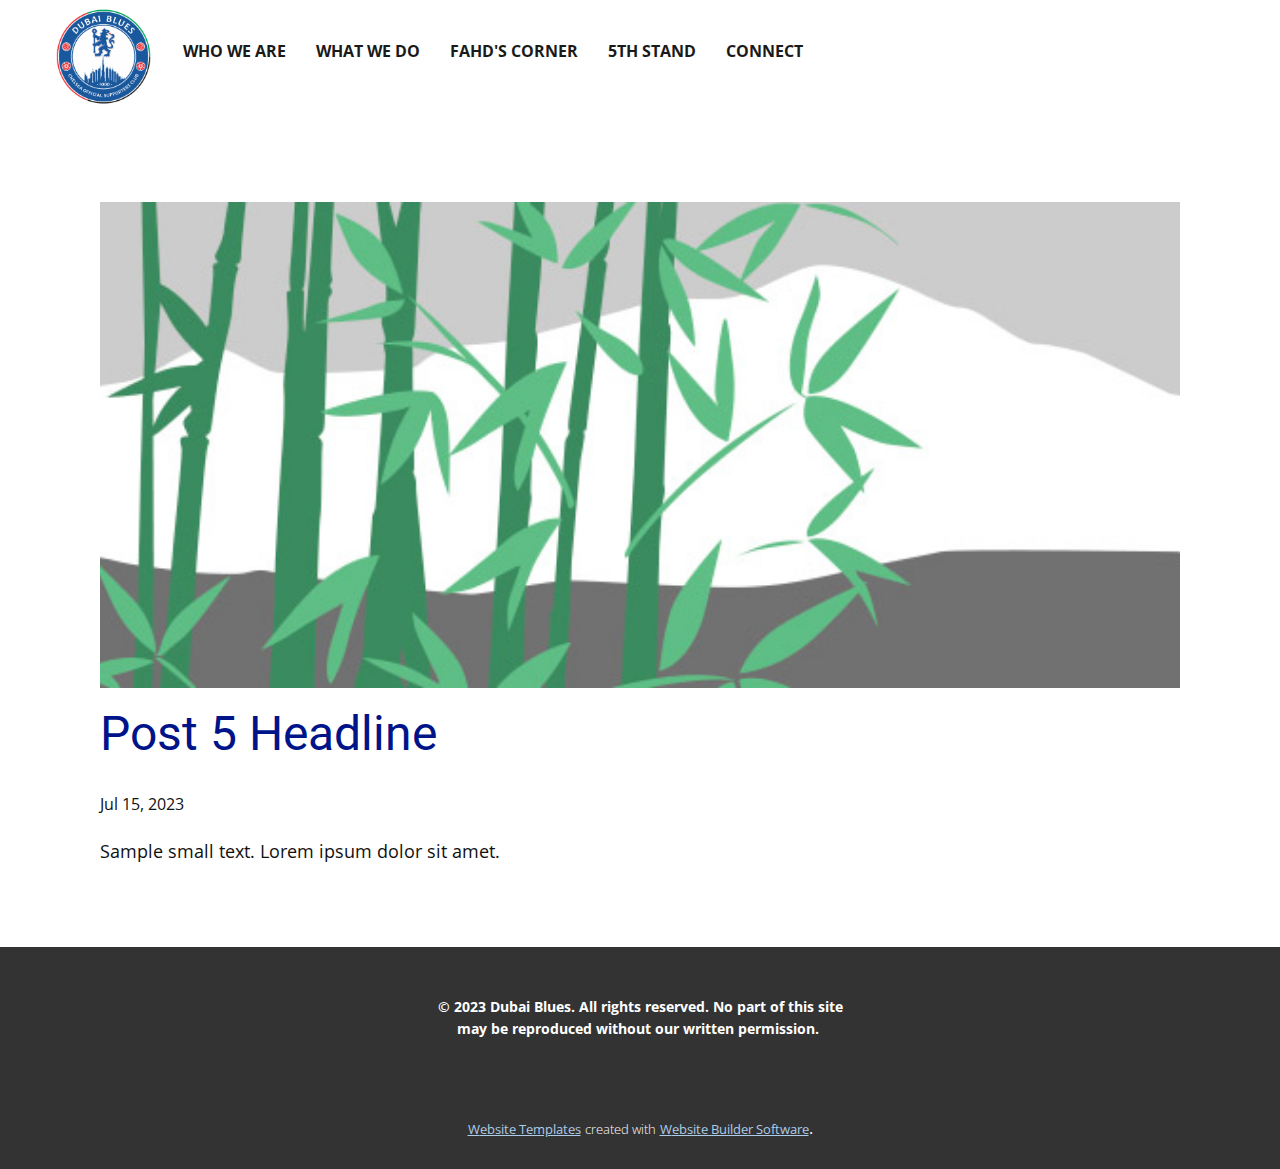
<file: blog/post-4.html>
<!DOCTYPE html>
<html style="font-size: 16px;" lang="en"><head>
    <meta name="viewport" content="width=device-width, initial-scale=1.0">
    <meta charset="utf-8">
    <meta name="keywords" content="Post 1 Headline">
    <meta name="description" content="">
    <title>Post 5 Headline</title>
    <link rel="stylesheet" href="../nicepage.css" media="screen">
<link rel="stylesheet" href="../Post-Template.css" media="screen">
    <script class="u-script" type="text/javascript" src="../jquery.js" defer=""></script>
    <script class="u-script" type="text/javascript" src="../nicepage.js" defer=""></script>
    <meta name="generator" content="Nicepage 5.13.1, nicepage.com">
    <link id="u-theme-google-font" rel="stylesheet" href="https://fonts.googleapis.com/css?family=Roboto:100,100i,300,300i,400,400i,500,500i,700,700i,900,900i|Open+Sans:300,300i,400,400i,500,500i,600,600i,700,700i,800,800i">
    
    
    <script type="application/ld+json">{
		"@context": "http://schema.org",
		"@type": "Organization",
		"name": "",
		"logo": "images/default-logo.png"
}</script>
    <meta name="theme-color" content="#478ac9">
  <meta data-intl-tel-input-cdn-path="intlTelInput/"></head>
  <body class="u-body u-xl-mode" data-lang="en"><header class="u-clearfix u-header u-header" id="sec-92ef"><div class="u-clearfix u-sheet u-sheet-1">
        <a href="https://dubaiblues.com" class="u-image u-logo u-image-1" data-image-width="547" data-image-height="556" title="dubaiblues">
          <img src="../images/default-logo.png" class="u-logo-image u-logo-image-1">
        </a>
        <nav class="u-menu u-menu-one-level u-offcanvas u-menu-1">
          <div class="menu-collapse" style="font-size: 1rem; letter-spacing: 0px; font-weight: 700; text-transform: uppercase;">
            <a class="u-button-style u-custom-active-border-color u-custom-active-color u-custom-border u-custom-border-color u-custom-borders u-custom-hover-border-color u-custom-hover-color u-custom-left-right-menu-spacing u-custom-padding-bottom u-custom-text-active-color u-custom-text-color u-custom-text-hover-color u-custom-top-bottom-menu-spacing u-nav-link u-text-active-palette-1-base u-text-hover-palette-2-base" href="#">
              <svg class="u-svg-link" viewBox="0 0 24 24"><use xmlns:xlink="http://www.w3.org/1999/xlink" xlink:href="#menu-hamburger"></use></svg>
              <svg class="u-svg-content" version="1.1" id="menu-hamburger" viewBox="0 0 16 16" x="0px" y="0px" xmlns:xlink="http://www.w3.org/1999/xlink" xmlns="http://www.w3.org/2000/svg"><g><rect y="1" width="16" height="2"></rect><rect y="7" width="16" height="2"></rect><rect y="13" width="16" height="2"></rect>
</g></svg>
            </a>
          </div>
          <div class="u-custom-menu u-nav-container">
            <ul class="u-nav u-spacing-30 u-unstyled u-nav-1"><li class="u-nav-item"><a class="u-border-2 u-border-active-custom-color-1 u-border-hover-custom-color-1 u-border-no-left u-border-no-right u-border-no-top u-button-style u-nav-link u-text-active-custom-color-1 u-text-grey-90 u-text-hover-custom-color-1" href="../Home.html" style="padding: 10px 0px;">Who We Are</a>
</li><li class="u-nav-item"><a class="u-border-2 u-border-active-custom-color-1 u-border-hover-custom-color-1 u-border-no-left u-border-no-right u-border-no-top u-button-style u-nav-link u-text-active-custom-color-1 u-text-grey-90 u-text-hover-custom-color-1" href="../whatwedo.html" style="padding: 10px 0px;">What we do</a>
</li><li class="u-nav-item"><a class="u-border-2 u-border-active-custom-color-1 u-border-hover-custom-color-1 u-border-no-left u-border-no-right u-border-no-top u-button-style u-nav-link u-text-active-custom-color-1 u-text-grey-90 u-text-hover-custom-color-1" href="../Home.html#carousel_30e5" style="padding: 10px 0px;">Fahd's Corner</a>
</li><li class="u-nav-item"><a class="u-border-2 u-border-active-custom-color-1 u-border-hover-custom-color-1 u-border-no-left u-border-no-right u-border-no-top u-button-style u-nav-link u-text-active-custom-color-1 u-text-grey-90 u-text-hover-custom-color-1" href="../Home.html#carousel_f237" style="padding: 10px 0px;">5th Stand</a>
</li><li class="u-nav-item"><a class="u-border-2 u-border-active-custom-color-1 u-border-hover-custom-color-1 u-border-no-left u-border-no-right u-border-no-top u-button-style u-nav-link u-text-active-custom-color-1 u-text-grey-90 u-text-hover-custom-color-1" href="../Home.html#carousel_03e1" style="padding: 10px 0px;">Connect</a>
</li></ul>
          </div>
          <div class="u-custom-menu u-nav-container-collapse">
            <div class="u-black u-container-style u-inner-container-layout u-opacity u-opacity-95 u-sidenav">
              <div class="u-inner-container-layout u-sidenav-overflow">
                <div class="u-menu-close"></div>
                <ul class="u-align-center u-nav u-popupmenu-items u-unstyled u-nav-2"><li class="u-nav-item"><a class="u-button-style u-nav-link" href="../Home.html">Who We Are</a>
</li><li class="u-nav-item"><a class="u-button-style u-nav-link" href="../whatwedo.html">What we do</a>
</li><li class="u-nav-item"><a class="u-button-style u-nav-link" href="../Home.html#carousel_30e5">Fahd's Corner</a>
</li><li class="u-nav-item"><a class="u-button-style u-nav-link" href="../Home.html#carousel_f237">5th Stand</a>
</li><li class="u-nav-item"><a class="u-button-style u-nav-link" href="../Home.html#carousel_03e1">Connect</a>
</li></ul>
              </div>
            </div>
            <div class="u-black u-menu-overlay u-opacity u-opacity-70"></div>
          </div>
        </nav>
      </div></header>
    <section class="u-align-center u-clearfix u-section-1" id="sec-1a25">
      <div class="u-clearfix u-sheet u-valign-middle-md u-valign-middle-sm u-valign-middle-xs u-sheet-1"><!--post_details--><!--post_details_options_json--><!--{"source":""}--><!--/post_details_options_json--><!--blog_post-->
        <div class="u-container-style u-expanded-width u-post-details u-post-details-1">
          <div class="u-container-layout u-valign-middle u-container-layout-1"><!--blog_post_image-->
            <img alt="" class="u-blog-control u-expanded-width u-image u-image-default u-image-1" src="../images/68f64b9d.jpeg"><!--/blog_post_image--><!--blog_post_header-->
            <h2 class="u-blog-control u-text u-text-1">Post 5 Headline</h2><!--/blog_post_header--><!--blog_post_metadata-->
            <div class="u-blog-control u-metadata u-metadata-1"><!--blog_post_metadata_date-->
              <span class="u-meta-date u-meta-icon">Jul 15, 2023</span><!--/blog_post_metadata_date--><!--blog_post_metadata_category-->
              <!--/blog_post_metadata_category--><!--blog_post_metadata_comments-->
              <!--/blog_post_metadata_comments-->
            </div><!--/blog_post_metadata--><!--blog_post_content-->
            <div class="u-align-justify u-blog-control u-post-content u-text u-text-2 fr-view">
  Sample small text. Lorem ipsum dolor sit amet.
  </div><!--/blog_post_content-->
          </div>
        </div><!--/blog_post--><!--/post_details-->
      </div>
    </section>
    
    
    <footer class="u-align-center u-clearfix u-footer u-grey-80 u-footer" id="sec-0a3b"><div class="u-clearfix u-sheet u-sheet-1">
        <p class="u-small-text u-text u-text-variant u-text-1"><b>© 2023 Dubai Blues. All rights reserved. No part of this site may be reproduced without our written permission.&nbsp;</b>
        </p>
      </div></footer>
    <section class="u-backlink u-clearfix u-grey-80">
      <a class="u-link" href="https://nicepage.com/website-templates" target="_blank">
        <span>Website Templates</span>
      </a>
      <p class="u-text">
        <span>created with</span>
      </p>
      <a class="u-link" href="" target="_blank">
        <span>Website Builder Software</span>
      </a>. 
    </section>
  
</body></html>
</file>
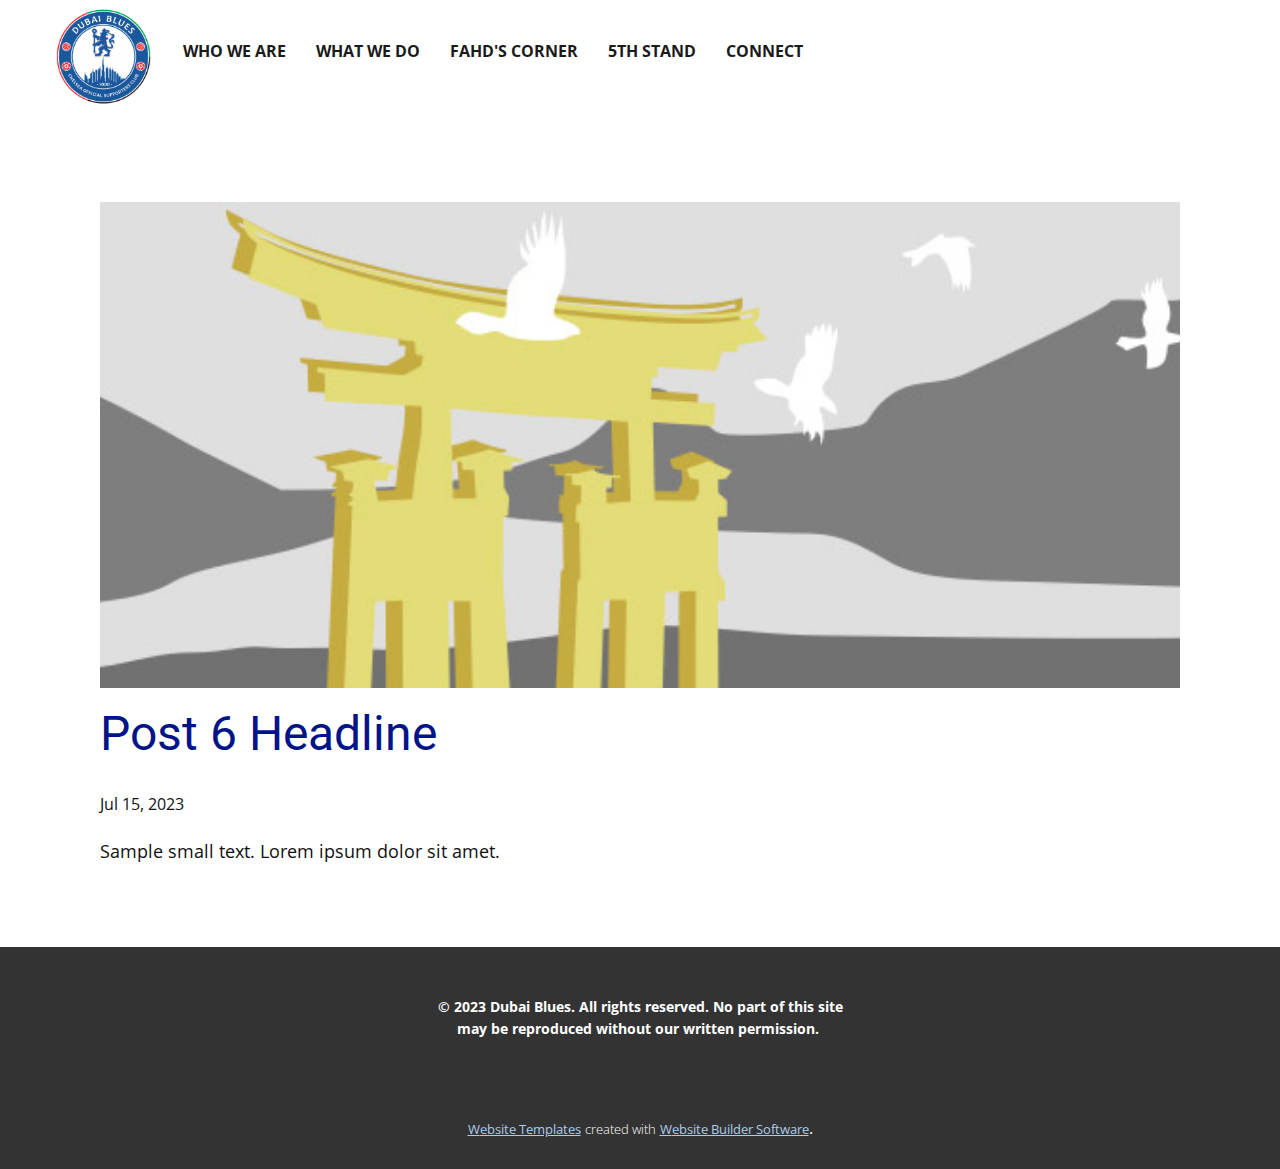
<file: blog/post-5.html>
<!DOCTYPE html>
<html style="font-size: 16px;" lang="en"><head>
    <meta name="viewport" content="width=device-width, initial-scale=1.0">
    <meta charset="utf-8">
    <meta name="keywords" content="Post 1 Headline">
    <meta name="description" content="">
    <title>Post 6 Headline</title>
    <link rel="stylesheet" href="../nicepage.css" media="screen">
<link rel="stylesheet" href="../Post-Template.css" media="screen">
    <script class="u-script" type="text/javascript" src="../jquery.js" defer=""></script>
    <script class="u-script" type="text/javascript" src="../nicepage.js" defer=""></script>
    <meta name="generator" content="Nicepage 5.13.1, nicepage.com">
    <link id="u-theme-google-font" rel="stylesheet" href="https://fonts.googleapis.com/css?family=Roboto:100,100i,300,300i,400,400i,500,500i,700,700i,900,900i|Open+Sans:300,300i,400,400i,500,500i,600,600i,700,700i,800,800i">
    
    
    <script type="application/ld+json">{
		"@context": "http://schema.org",
		"@type": "Organization",
		"name": "",
		"logo": "images/default-logo.png"
}</script>
    <meta name="theme-color" content="#478ac9">
  <meta data-intl-tel-input-cdn-path="intlTelInput/"></head>
  <body class="u-body u-xl-mode" data-lang="en"><header class="u-clearfix u-header u-header" id="sec-92ef"><div class="u-clearfix u-sheet u-sheet-1">
        <a href="https://dubaiblues.com" class="u-image u-logo u-image-1" data-image-width="547" data-image-height="556" title="dubaiblues">
          <img src="../images/default-logo.png" class="u-logo-image u-logo-image-1">
        </a>
        <nav class="u-menu u-menu-one-level u-offcanvas u-menu-1">
          <div class="menu-collapse" style="font-size: 1rem; letter-spacing: 0px; font-weight: 700; text-transform: uppercase;">
            <a class="u-button-style u-custom-active-border-color u-custom-active-color u-custom-border u-custom-border-color u-custom-borders u-custom-hover-border-color u-custom-hover-color u-custom-left-right-menu-spacing u-custom-padding-bottom u-custom-text-active-color u-custom-text-color u-custom-text-hover-color u-custom-top-bottom-menu-spacing u-nav-link u-text-active-palette-1-base u-text-hover-palette-2-base" href="#">
              <svg class="u-svg-link" viewBox="0 0 24 24"><use xmlns:xlink="http://www.w3.org/1999/xlink" xlink:href="#menu-hamburger"></use></svg>
              <svg class="u-svg-content" version="1.1" id="menu-hamburger" viewBox="0 0 16 16" x="0px" y="0px" xmlns:xlink="http://www.w3.org/1999/xlink" xmlns="http://www.w3.org/2000/svg"><g><rect y="1" width="16" height="2"></rect><rect y="7" width="16" height="2"></rect><rect y="13" width="16" height="2"></rect>
</g></svg>
            </a>
          </div>
          <div class="u-custom-menu u-nav-container">
            <ul class="u-nav u-spacing-30 u-unstyled u-nav-1"><li class="u-nav-item"><a class="u-border-2 u-border-active-custom-color-1 u-border-hover-custom-color-1 u-border-no-left u-border-no-right u-border-no-top u-button-style u-nav-link u-text-active-custom-color-1 u-text-grey-90 u-text-hover-custom-color-1" href="../Home.html" style="padding: 10px 0px;">Who We Are</a>
</li><li class="u-nav-item"><a class="u-border-2 u-border-active-custom-color-1 u-border-hover-custom-color-1 u-border-no-left u-border-no-right u-border-no-top u-button-style u-nav-link u-text-active-custom-color-1 u-text-grey-90 u-text-hover-custom-color-1" href="../whatwedo.html" style="padding: 10px 0px;">What we do</a>
</li><li class="u-nav-item"><a class="u-border-2 u-border-active-custom-color-1 u-border-hover-custom-color-1 u-border-no-left u-border-no-right u-border-no-top u-button-style u-nav-link u-text-active-custom-color-1 u-text-grey-90 u-text-hover-custom-color-1" href="../Home.html#carousel_30e5" style="padding: 10px 0px;">Fahd's Corner</a>
</li><li class="u-nav-item"><a class="u-border-2 u-border-active-custom-color-1 u-border-hover-custom-color-1 u-border-no-left u-border-no-right u-border-no-top u-button-style u-nav-link u-text-active-custom-color-1 u-text-grey-90 u-text-hover-custom-color-1" href="../Home.html#carousel_f237" style="padding: 10px 0px;">5th Stand</a>
</li><li class="u-nav-item"><a class="u-border-2 u-border-active-custom-color-1 u-border-hover-custom-color-1 u-border-no-left u-border-no-right u-border-no-top u-button-style u-nav-link u-text-active-custom-color-1 u-text-grey-90 u-text-hover-custom-color-1" href="../Home.html#carousel_03e1" style="padding: 10px 0px;">Connect</a>
</li></ul>
          </div>
          <div class="u-custom-menu u-nav-container-collapse">
            <div class="u-black u-container-style u-inner-container-layout u-opacity u-opacity-95 u-sidenav">
              <div class="u-inner-container-layout u-sidenav-overflow">
                <div class="u-menu-close"></div>
                <ul class="u-align-center u-nav u-popupmenu-items u-unstyled u-nav-2"><li class="u-nav-item"><a class="u-button-style u-nav-link" href="../Home.html">Who We Are</a>
</li><li class="u-nav-item"><a class="u-button-style u-nav-link" href="../whatwedo.html">What we do</a>
</li><li class="u-nav-item"><a class="u-button-style u-nav-link" href="../Home.html#carousel_30e5">Fahd's Corner</a>
</li><li class="u-nav-item"><a class="u-button-style u-nav-link" href="../Home.html#carousel_f237">5th Stand</a>
</li><li class="u-nav-item"><a class="u-button-style u-nav-link" href="../Home.html#carousel_03e1">Connect</a>
</li></ul>
              </div>
            </div>
            <div class="u-black u-menu-overlay u-opacity u-opacity-70"></div>
          </div>
        </nav>
      </div></header>
    <section class="u-align-center u-clearfix u-section-1" id="sec-1a25">
      <div class="u-clearfix u-sheet u-valign-middle-md u-valign-middle-sm u-valign-middle-xs u-sheet-1"><!--post_details--><!--post_details_options_json--><!--{"source":""}--><!--/post_details_options_json--><!--blog_post-->
        <div class="u-container-style u-expanded-width u-post-details u-post-details-1">
          <div class="u-container-layout u-valign-middle u-container-layout-1"><!--blog_post_image-->
            <img alt="" class="u-blog-control u-expanded-width u-image u-image-default u-image-1" src="../images/8ad73f3c.jpeg"><!--/blog_post_image--><!--blog_post_header-->
            <h2 class="u-blog-control u-text u-text-1">Post 6 Headline</h2><!--/blog_post_header--><!--blog_post_metadata-->
            <div class="u-blog-control u-metadata u-metadata-1"><!--blog_post_metadata_date-->
              <span class="u-meta-date u-meta-icon">Jul 15, 2023</span><!--/blog_post_metadata_date--><!--blog_post_metadata_category-->
              <!--/blog_post_metadata_category--><!--blog_post_metadata_comments-->
              <!--/blog_post_metadata_comments-->
            </div><!--/blog_post_metadata--><!--blog_post_content-->
            <div class="u-align-justify u-blog-control u-post-content u-text u-text-2 fr-view">
  Sample small text. Lorem ipsum dolor sit amet.
  </div><!--/blog_post_content-->
          </div>
        </div><!--/blog_post--><!--/post_details-->
      </div>
    </section>
    
    
    <footer class="u-align-center u-clearfix u-footer u-grey-80 u-footer" id="sec-0a3b"><div class="u-clearfix u-sheet u-sheet-1">
        <p class="u-small-text u-text u-text-variant u-text-1"><b>© 2023 Dubai Blues. All rights reserved. No part of this site may be reproduced without our written permission.&nbsp;</b>
        </p>
      </div></footer>
    <section class="u-backlink u-clearfix u-grey-80">
      <a class="u-link" href="https://nicepage.com/website-templates" target="_blank">
        <span>Website Templates</span>
      </a>
      <p class="u-text">
        <span>created with</span>
      </p>
      <a class="u-link" href="" target="_blank">
        <span>Website Builder Software</span>
      </a>. 
    </section>
  
</body></html>
</file>
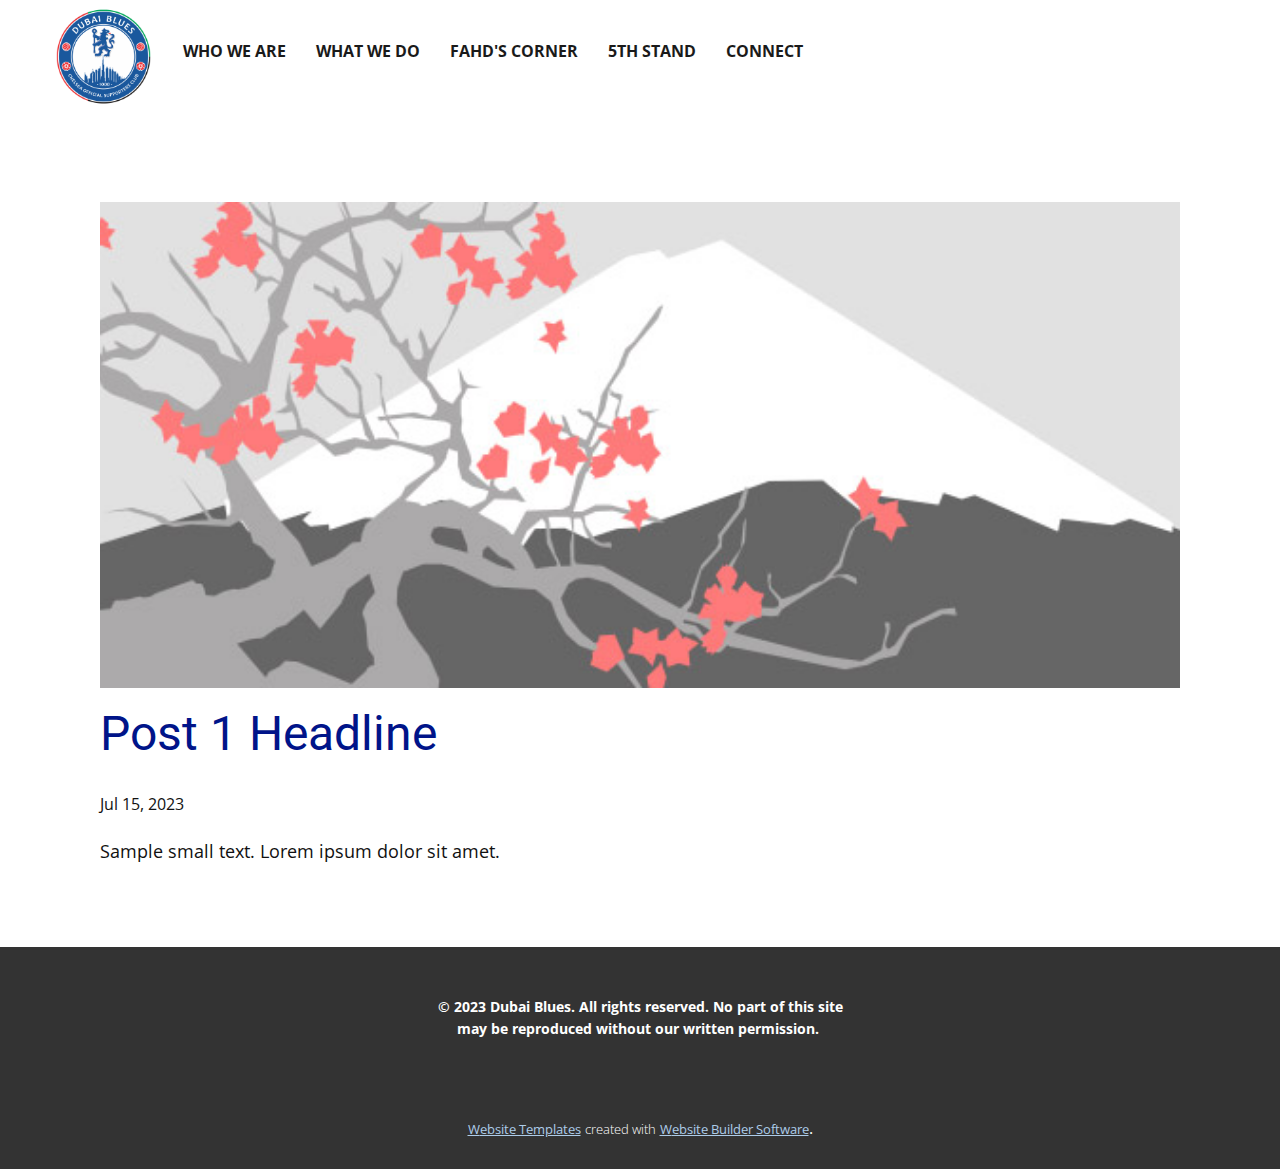
<file: blog/post.html>
<!DOCTYPE html>
<html style="font-size: 16px;" lang="en"><head>
    <meta name="viewport" content="width=device-width, initial-scale=1.0">
    <meta charset="utf-8">
    <meta name="keywords" content="Post 1 Headline">
    <meta name="description" content="">
    <title>Post 1 Headline</title>
    <link rel="stylesheet" href="../nicepage.css" media="screen">
<link rel="stylesheet" href="../Post-Template.css" media="screen">
    <script class="u-script" type="text/javascript" src="../jquery.js" defer=""></script>
    <script class="u-script" type="text/javascript" src="../nicepage.js" defer=""></script>
    <meta name="generator" content="Nicepage 5.13.1, nicepage.com">
    <link id="u-theme-google-font" rel="stylesheet" href="https://fonts.googleapis.com/css?family=Roboto:100,100i,300,300i,400,400i,500,500i,700,700i,900,900i|Open+Sans:300,300i,400,400i,500,500i,600,600i,700,700i,800,800i">
    
    
    <script type="application/ld+json">{
		"@context": "http://schema.org",
		"@type": "Organization",
		"name": "",
		"logo": "images/default-logo.png"
}</script>
    <meta name="theme-color" content="#478ac9">
  <meta data-intl-tel-input-cdn-path="intlTelInput/"></head>
  <body class="u-body u-xl-mode" data-lang="en"><header class="u-clearfix u-header u-header" id="sec-92ef"><div class="u-clearfix u-sheet u-sheet-1">
        <a href="https://dubaiblues.com" class="u-image u-logo u-image-1" data-image-width="547" data-image-height="556" title="dubaiblues">
          <img src="../images/default-logo.png" class="u-logo-image u-logo-image-1">
        </a>
        <nav class="u-menu u-menu-one-level u-offcanvas u-menu-1">
          <div class="menu-collapse" style="font-size: 1rem; letter-spacing: 0px; font-weight: 700; text-transform: uppercase;">
            <a class="u-button-style u-custom-active-border-color u-custom-active-color u-custom-border u-custom-border-color u-custom-borders u-custom-hover-border-color u-custom-hover-color u-custom-left-right-menu-spacing u-custom-padding-bottom u-custom-text-active-color u-custom-text-color u-custom-text-hover-color u-custom-top-bottom-menu-spacing u-nav-link u-text-active-palette-1-base u-text-hover-palette-2-base" href="#">
              <svg class="u-svg-link" viewBox="0 0 24 24"><use xmlns:xlink="http://www.w3.org/1999/xlink" xlink:href="#menu-hamburger"></use></svg>
              <svg class="u-svg-content" version="1.1" id="menu-hamburger" viewBox="0 0 16 16" x="0px" y="0px" xmlns:xlink="http://www.w3.org/1999/xlink" xmlns="http://www.w3.org/2000/svg"><g><rect y="1" width="16" height="2"></rect><rect y="7" width="16" height="2"></rect><rect y="13" width="16" height="2"></rect>
</g></svg>
            </a>
          </div>
          <div class="u-custom-menu u-nav-container">
            <ul class="u-nav u-spacing-30 u-unstyled u-nav-1"><li class="u-nav-item"><a class="u-border-2 u-border-active-custom-color-1 u-border-hover-custom-color-1 u-border-no-left u-border-no-right u-border-no-top u-button-style u-nav-link u-text-active-custom-color-1 u-text-grey-90 u-text-hover-custom-color-1" href="../Home.html" style="padding: 10px 0px;">Who We Are</a>
</li><li class="u-nav-item"><a class="u-border-2 u-border-active-custom-color-1 u-border-hover-custom-color-1 u-border-no-left u-border-no-right u-border-no-top u-button-style u-nav-link u-text-active-custom-color-1 u-text-grey-90 u-text-hover-custom-color-1" href="../whatwedo.html" style="padding: 10px 0px;">What we do</a>
</li><li class="u-nav-item"><a class="u-border-2 u-border-active-custom-color-1 u-border-hover-custom-color-1 u-border-no-left u-border-no-right u-border-no-top u-button-style u-nav-link u-text-active-custom-color-1 u-text-grey-90 u-text-hover-custom-color-1" href="../Home.html#carousel_30e5" style="padding: 10px 0px;">Fahd's Corner</a>
</li><li class="u-nav-item"><a class="u-border-2 u-border-active-custom-color-1 u-border-hover-custom-color-1 u-border-no-left u-border-no-right u-border-no-top u-button-style u-nav-link u-text-active-custom-color-1 u-text-grey-90 u-text-hover-custom-color-1" href="../Home.html#carousel_f237" style="padding: 10px 0px;">5th Stand</a>
</li><li class="u-nav-item"><a class="u-border-2 u-border-active-custom-color-1 u-border-hover-custom-color-1 u-border-no-left u-border-no-right u-border-no-top u-button-style u-nav-link u-text-active-custom-color-1 u-text-grey-90 u-text-hover-custom-color-1" href="../Home.html#carousel_03e1" style="padding: 10px 0px;">Connect</a>
</li></ul>
          </div>
          <div class="u-custom-menu u-nav-container-collapse">
            <div class="u-black u-container-style u-inner-container-layout u-opacity u-opacity-95 u-sidenav">
              <div class="u-inner-container-layout u-sidenav-overflow">
                <div class="u-menu-close"></div>
                <ul class="u-align-center u-nav u-popupmenu-items u-unstyled u-nav-2"><li class="u-nav-item"><a class="u-button-style u-nav-link" href="../Home.html">Who We Are</a>
</li><li class="u-nav-item"><a class="u-button-style u-nav-link" href="../whatwedo.html">What we do</a>
</li><li class="u-nav-item"><a class="u-button-style u-nav-link" href="../Home.html#carousel_30e5">Fahd's Corner</a>
</li><li class="u-nav-item"><a class="u-button-style u-nav-link" href="../Home.html#carousel_f237">5th Stand</a>
</li><li class="u-nav-item"><a class="u-button-style u-nav-link" href="../Home.html#carousel_03e1">Connect</a>
</li></ul>
              </div>
            </div>
            <div class="u-black u-menu-overlay u-opacity u-opacity-70"></div>
          </div>
        </nav>
      </div></header>
    <section class="u-align-center u-clearfix u-section-1" id="sec-1a25">
      <div class="u-clearfix u-sheet u-valign-middle-md u-valign-middle-sm u-valign-middle-xs u-sheet-1"><!--post_details--><!--post_details_options_json--><!--{"source":""}--><!--/post_details_options_json--><!--blog_post-->
        <div class="u-container-style u-expanded-width u-post-details u-post-details-1">
          <div class="u-container-layout u-valign-middle u-container-layout-1"><!--blog_post_image-->
            <img alt="" class="u-blog-control u-expanded-width u-image u-image-default u-image-1" src="../images/0fd3416c.jpeg"><!--/blog_post_image--><!--blog_post_header-->
            <h2 class="u-blog-control u-text u-text-1">Post 1 Headline</h2><!--/blog_post_header--><!--blog_post_metadata-->
            <div class="u-blog-control u-metadata u-metadata-1"><!--blog_post_metadata_date-->
              <span class="u-meta-date u-meta-icon">Jul 15, 2023</span><!--/blog_post_metadata_date--><!--blog_post_metadata_category-->
              <!--/blog_post_metadata_category--><!--blog_post_metadata_comments-->
              <!--/blog_post_metadata_comments-->
            </div><!--/blog_post_metadata--><!--blog_post_content-->
            <div class="u-align-justify u-blog-control u-post-content u-text u-text-2 fr-view">
  Sample small text. Lorem ipsum dolor sit amet.
  </div><!--/blog_post_content-->
          </div>
        </div><!--/blog_post--><!--/post_details-->
      </div>
    </section>
    
    
    <footer class="u-align-center u-clearfix u-footer u-grey-80 u-footer" id="sec-0a3b"><div class="u-clearfix u-sheet u-sheet-1">
        <p class="u-small-text u-text u-text-variant u-text-1"><b>© 2023 Dubai Blues. All rights reserved. No part of this site may be reproduced without our written permission.&nbsp;</b>
        </p>
      </div></footer>
    <section class="u-backlink u-clearfix u-grey-80">
      <a class="u-link" href="https://nicepage.com/website-templates" target="_blank">
        <span>Website Templates</span>
      </a>
      <p class="u-text">
        <span>created with</span>
      </p>
      <a class="u-link" href="" target="_blank">
        <span>Website Builder Software</span>
      </a>. 
    </section>
  
</body></html>
</file>
